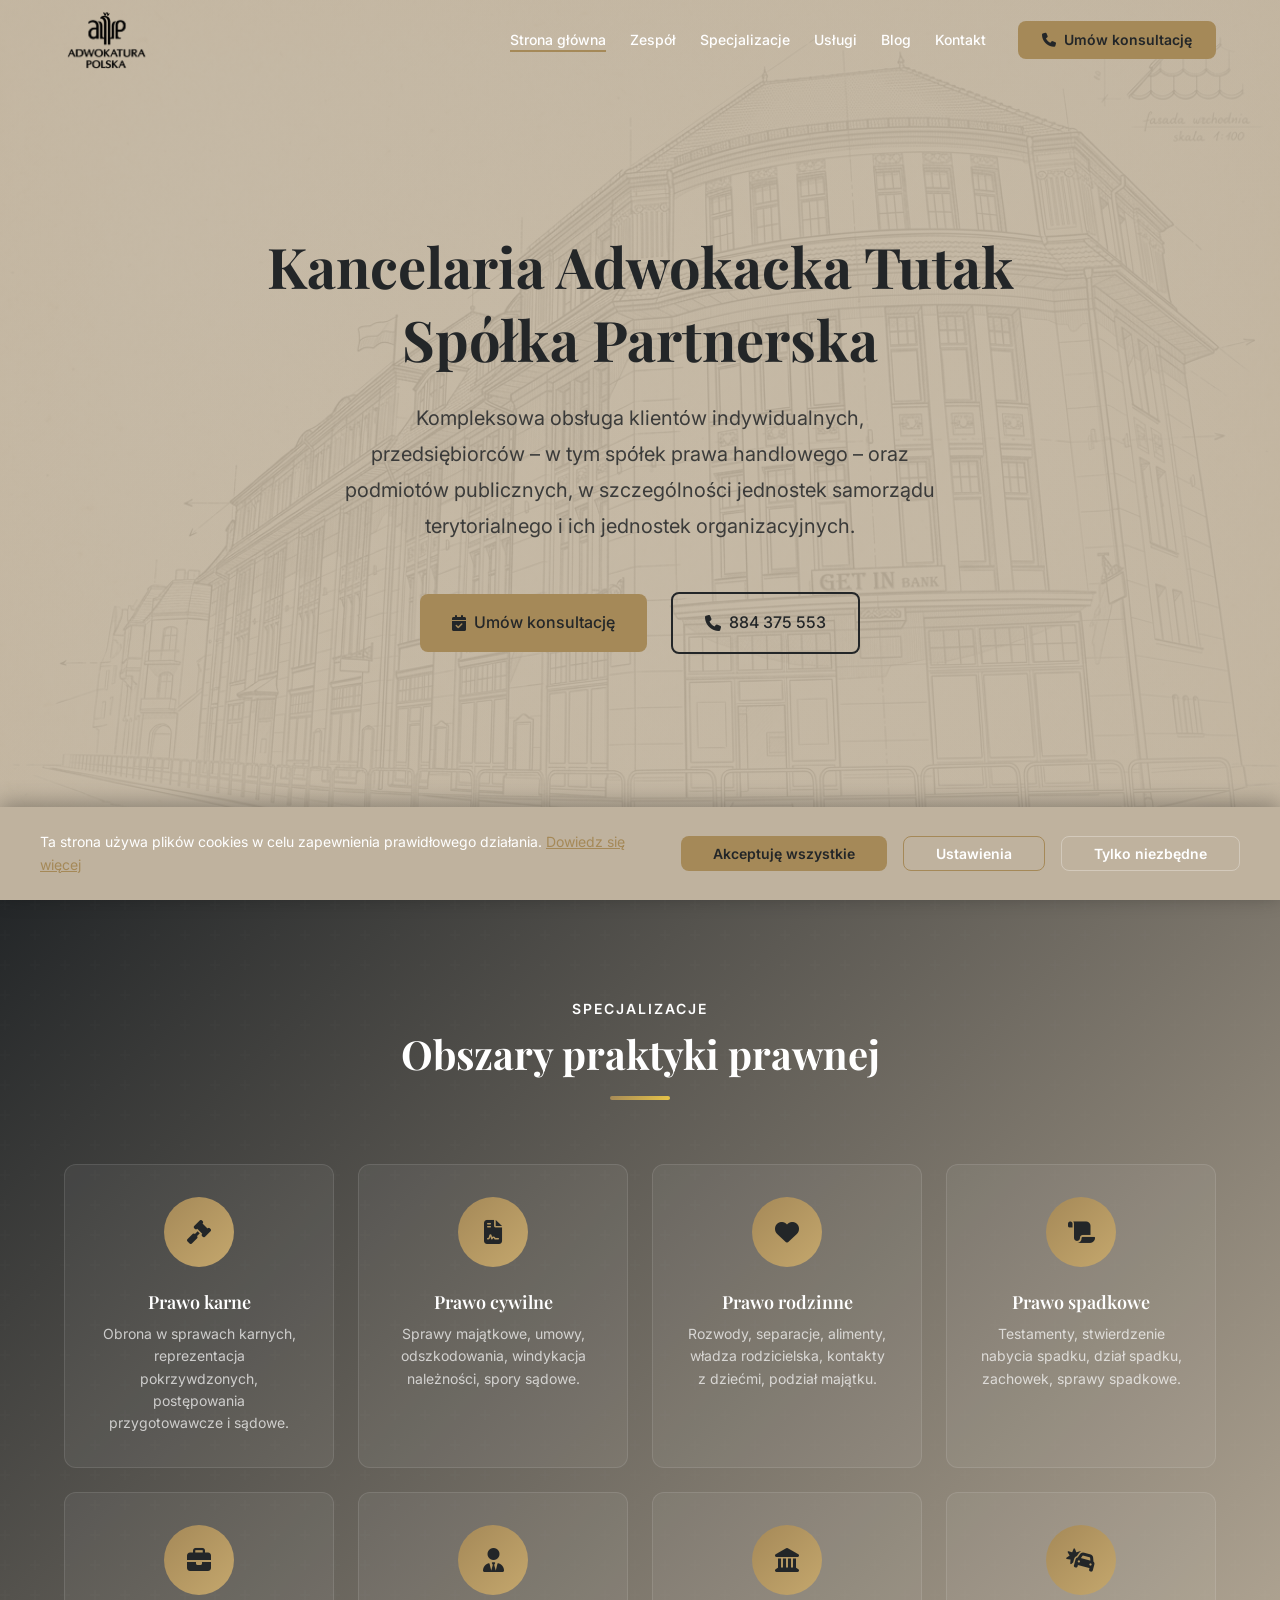
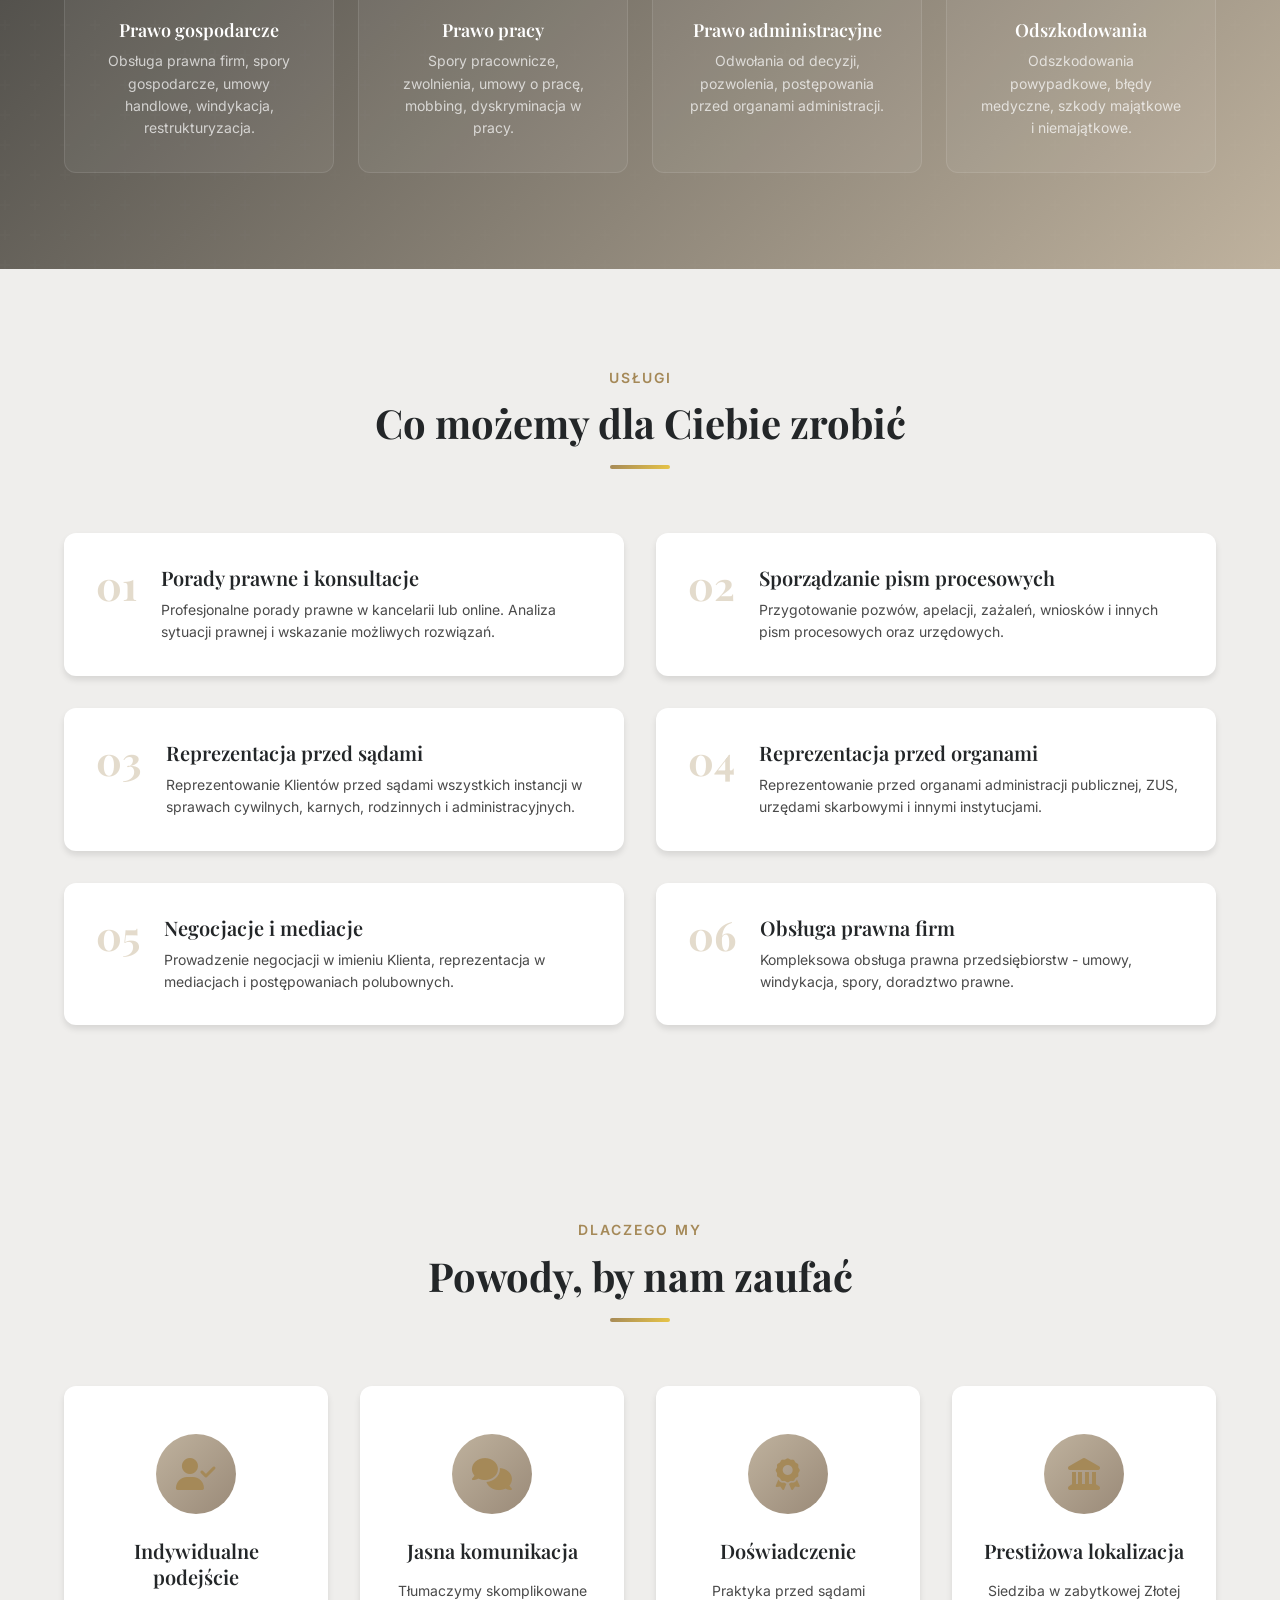
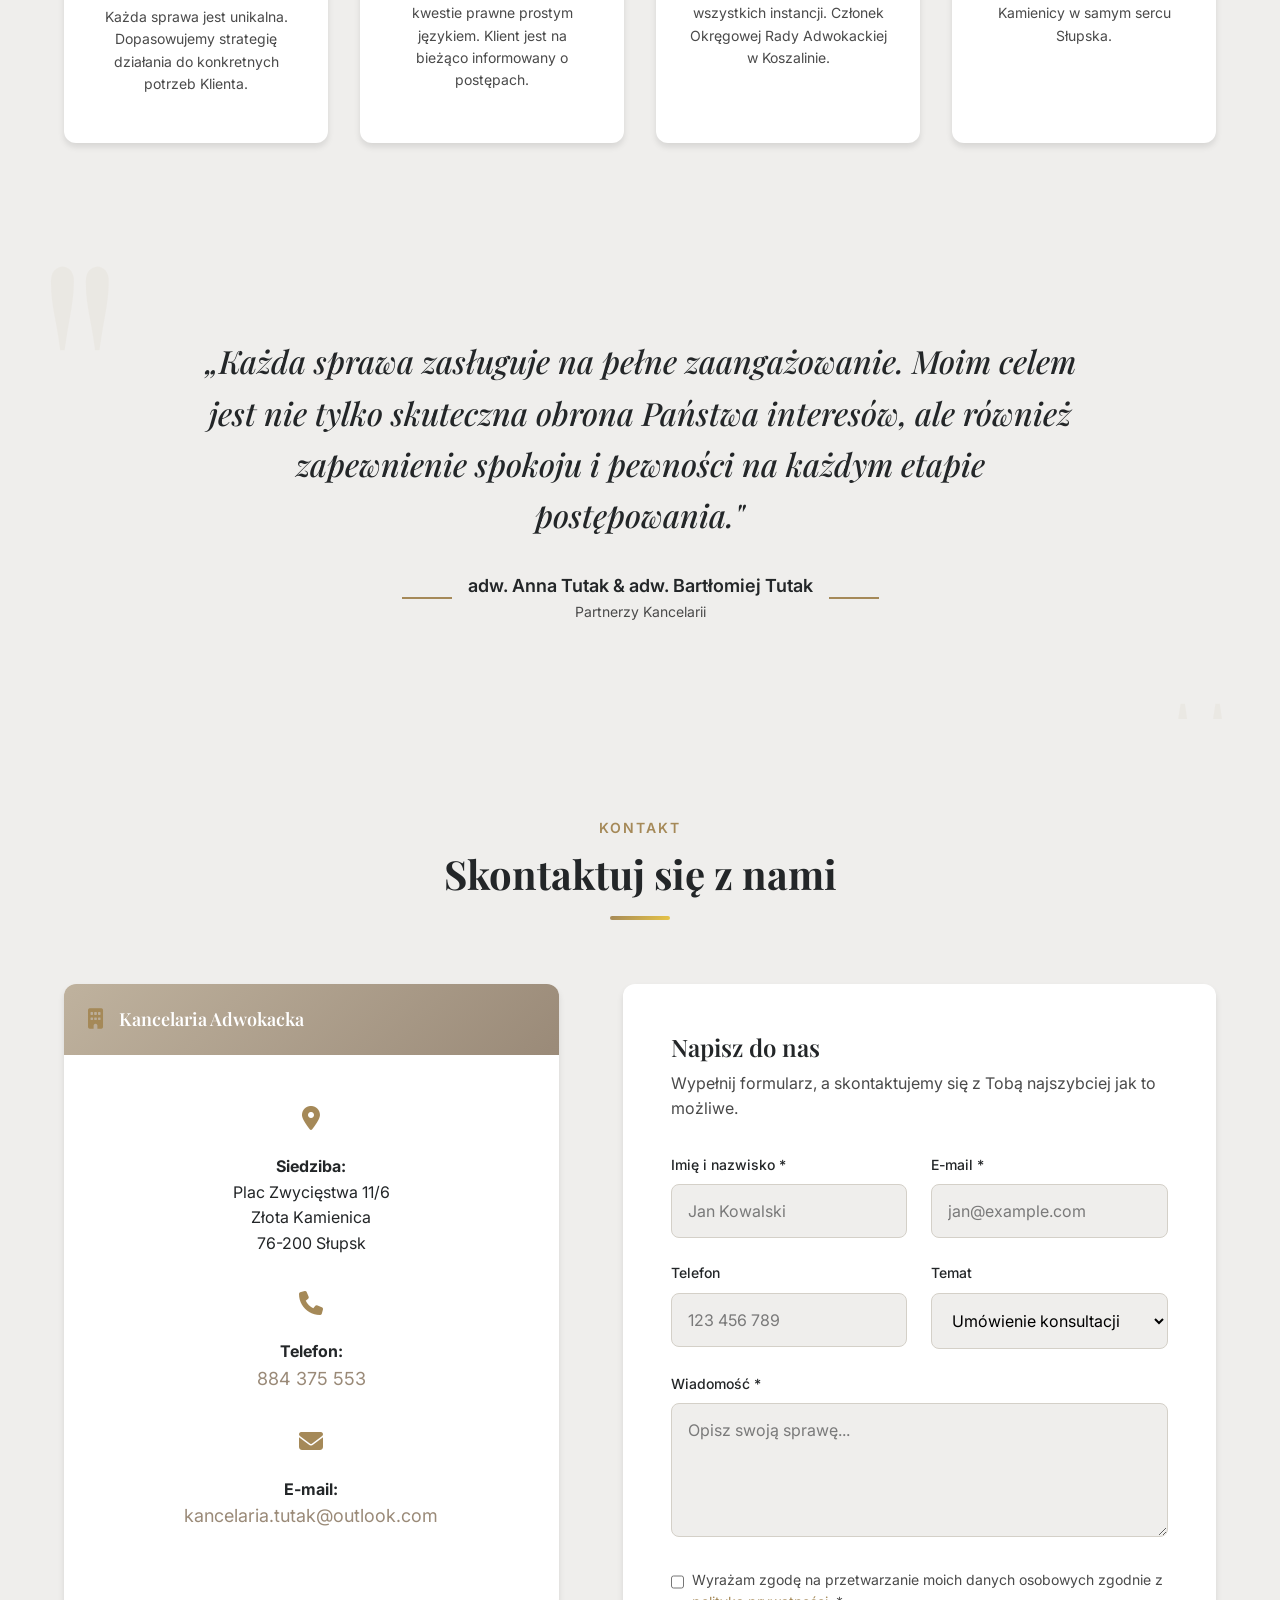
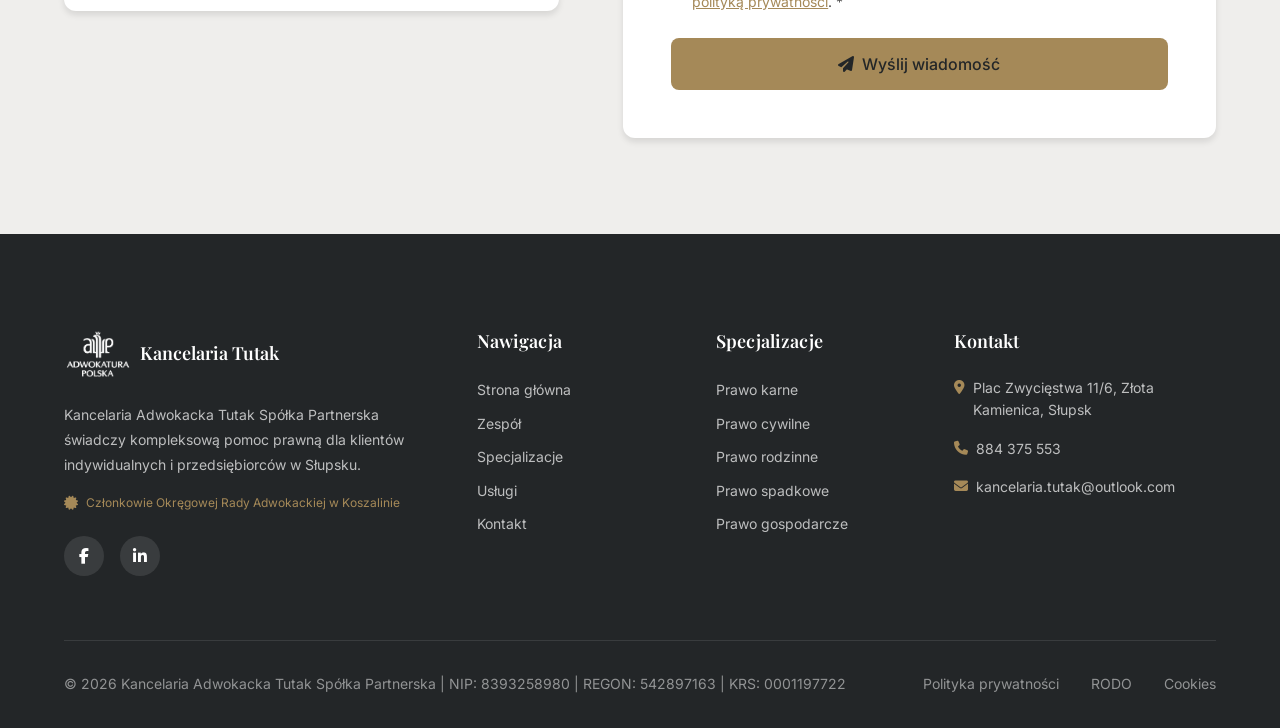
<file: index.html>
<!DOCTYPE html>
<html lang="pl">
<head>
    <meta charset="UTF-8">
    <meta name="viewport" content="width=device-width, initial-scale=1.0">
    <meta name="description" content="Kancelaria Adwokacka Tutak Spółka Partnerska w Słupsku - Złota Kamienica. Profesjonalna pomoc prawna - prawo karne, cywilne, rodzinne, spadkowe, gospodarcze. Zadzwoń: 884-375-553">
    <meta name="keywords" content="adwokat Słupsk, kancelaria adwokacka Słupsk, prawnik Słupsk, Bartłomiej Tutak, Anna Tutak, prawo karne, prawo cywilne, prawo rodzinne, kancelaria prawna Słupsk, kancelaria partnerska, rozwód Słupsk, spadek Słupsk, Złota Kamienica Słupsk">
    <meta name="author" content="Kancelaria Adwokacka Tutak Spółka Partnerska">
    <meta name="robots" content="index, follow">
    <meta name="googlebot" content="index, follow">
    <meta name="geo.region" content="PL-22">
    <meta name="geo.placename" content="Słupsk">
    <link rel="canonical" href="https://bartlomiejtutak.netlify.app/">
    
    <title>Kancelaria Adwokacka Tutak | Adwokaci Słupsk</title>
    
    <!-- Open Graph / Facebook -->
    <meta property="og:type" content="website">
    <meta property="og:url" content="https://bartlomiejtutak.netlify.app/">
    <meta property="og:title" content="Kancelaria Adwokacka Tutak | Adwokaci Słupsk">
    <meta property="og:description" content="Profesjonalna pomoc prawna w Słupsku - Złota Kamienica. Specjalizacje: prawo karne, cywilne, rodzinne, spadkowe, gospodarcze. Umów konsultację: 884-375-553">
    <meta property="og:image" content="https://bartlomiejtutak.netlify.app/img/og-image.jpg">
    <meta property="og:locale" content="pl_PL">
    <meta property="og:site_name" content="Kancelaria Adwokacka Tutak Spółka Partnerska">
    
    <!-- Twitter -->
    <meta name="twitter:card" content="summary_large_image">
    <meta name="twitter:url" content="https://bartlomiejtutak.netlify.app/">
    <meta name="twitter:title" content="Kancelaria Adwokacka Tutak | Adwokaci Słupsk">
    <meta name="twitter:description" content="Profesjonalna pomoc prawna w Słupsku - Złota Kamienica. Prawo karne, cywilne, rodzinne, spadkowe. Tel: 884-375-553">
    <meta name="twitter:image" content="https://bartlomiejtutak.netlify.app/img/og-image.jpg">
    
    <!-- Structured Data - LocalBusiness -->
    <script type="application/ld+json">
    {
        "@context": "https://schema.org",
        "@type": "LegalService",
        "@id": "https://bartlomiejtutak.netlify.app/#organization",
        "name": "Kancelaria Adwokacka Tutak Spółka Partnerska",
        "description": "Kancelaria Adwokacka świadcząca profesjonalną pomoc prawną w zakresie prawa karnego, cywilnego, rodzinnego, spadkowego i gospodarczego.",
        "url": "https://bartlomiejtutak.netlify.app",
        "telephone": "+48884375553",
        "email": "kancelaria.tutak@outlook.com",
        "priceRange": "$$",
        "image": "https://bartlomiejtutak.netlify.app/img/kancelaria.jpg",
        "address": {
            "@type": "PostalAddress",
            "streetAddress": "Plac Zwycięstwa 11/6, Złota Kamienica",
            "addressLocality": "Słupsk",
            "postalCode": "76-200",
            "addressCountry": "PL"
        },
        "taxID": "8393258980",
        "legalName": "Kancelaria Adwokacka Tutak Spółka Partnerska",
        "geo": {
            "@type": "GeoCoordinates",
            "latitude": "54.4641",
            "longitude": "17.0285"
        },
        "openingHoursSpecification": [
            {
                "@type": "OpeningHoursSpecification",
                "dayOfWeek": ["Monday", "Tuesday", "Wednesday", "Thursday", "Friday"],
                "opens": "09:00",
                "closes": "17:00"
            }
        ],
        "sameAs": [],
        "areaServed": {
            "@type": "City",
            "name": "Słupsk"
        },
        "hasOfferCatalog": {
            "@type": "OfferCatalog",
            "name": "Usługi prawne",
            "itemListElement": [
                {
                    "@type": "Offer",
                    "itemOffered": {
                        "@type": "Service",
                        "name": "Prawo karne",
                        "description": "Obrona w sprawach karnych, reprezentacja pokrzywdzonych"
                    }
                },
                {
                    "@type": "Offer",
                    "itemOffered": {
                        "@type": "Service",
                        "name": "Prawo cywilne",
                        "description": "Sprawy majątkowe, umowy, odszkodowania"
                    }
                },
                {
                    "@type": "Offer",
                    "itemOffered": {
                        "@type": "Service",
                        "name": "Prawo rodzinne",
                        "description": "Rozwody, alimenty, władza rodzicielska"
                    }
                },
                {
                    "@type": "Offer",
                    "itemOffered": {
                        "@type": "Service",
                        "name": "Prawo spadkowe",
                        "description": "Testamenty, dział spadku, zachowek"
                    }
                },
                {
                    "@type": "Offer",
                    "itemOffered": {
                        "@type": "Service",
                        "name": "Prawo gospodarcze",
                        "description": "Obsługa prawna firm, spory gospodarcze"
                    }
                }
            ]
        }
    }
    </script>
    
    <!-- Structured Data - Attorney -->
    <script type="application/ld+json">
    {
        "@context": "https://schema.org",
        "@type": "Attorney",
        "name": "adw. Bartłomiej Tutak",
        "jobTitle": "Adwokat",
        "worksFor": {
            "@id": "https://bartlomiejtutak.netlify.app/#organization"
        },
        "telephone": "+48884375553",
        "address": {
            "@type": "PostalAddress",
            "addressLocality": "Słupsk",
            "addressCountry": "PL"
        }
    }
    </script>
    
    <!-- Structured Data - BreadcrumbList -->
    <script type="application/ld+json">
    {
        "@context": "https://schema.org",
        "@type": "BreadcrumbList",
        "itemListElement": [
            {
                "@type": "ListItem",
                "position": 1,
                "name": "Strona główna",
                "item": "https://bartlomiejtutak.netlify.app/"
            }
        ]
    }
    </script>
    
    <!-- Fonts -->
    <link rel="preconnect" href="https://fonts.googleapis.com">
    <link rel="preconnect" href="https://fonts.gstatic.com" crossorigin>
    <link href="https://fonts.googleapis.com/css2?family=Playfair+Display:wght@400;500;600;700&family=Inter:wght@300;400;500;600&display=swap" rel="stylesheet">
    
    <!-- Icons -->
    <link rel="stylesheet" href="https://cdnjs.cloudflare.com/ajax/libs/font-awesome/6.5.1/css/all.min.css">
    
    <!-- Styles -->
    <link rel="stylesheet" href="css/style.css">
    <link rel="stylesheet" href="css/responsive.css">
    <link rel="stylesheet" href="css/legal.css">
</head>
<body>
    <!-- Navigation -->
    <header class="header" id="header">
        <nav class="nav container">
            <a href="#home" class="nav__logo">
                <img src="img/logo.png" alt="Adwokatura Polska" class="nav__logo-img">
            </a>
            
            <div class="nav__menu" id="nav-menu">
                <ul class="nav__list">
                    <li class="nav__item">
                        <a href="#home" class="nav__link">Strona główna</a>
                    </li>
                    <li class="nav__item">
                        <a href="zespol.html" class="nav__link">Zespół</a>
                    </li>
                    <li class="nav__item">
                        <a href="#specializations" class="nav__link">Specjalizacje</a>
                    </li>
                    <li class="nav__item">
                        <a href="#services" class="nav__link">Usługi</a>
                    </li>
                    <li class="nav__item">
                        <a href="blog/index.html" class="nav__link">Blog</a>
                    </li>
                    <li class="nav__item">
                        <a href="#contact" class="nav__link">Kontakt</a>
                    </li>
                </ul>
                
                <a href="tel:+48884375553" class="nav__cta">
                    <i class="fas fa-phone"></i>
                    Umów konsultację
                </a>
                
                <div class="nav__close" id="nav-close">
                    <i class="fas fa-times"></i>
                </div>
            </div>
            
            <div class="nav__toggle" id="nav-toggle">
                <i class="fas fa-bars"></i>
            </div>
        </nav>
    </header>

    <main>
        <!-- Hero Section -->
        <section class="hero" id="home">
            <div class="hero__overlay"></div>
            <div class="hero__content container">
                <h1 class="hero__title">Kancelaria Adwokacka Tutak<br>Spółka Partnerska</h1>
                <p class="hero__description">
                    Kompleksowa obsługa klientów indywidualnych, przedsiębiorców – w tym spółek prawa handlowego – oraz podmiotów publicznych, w szczególności jednostek samorządu terytorialnego i ich jednostek organizacyjnych.
                </p>
                <div class="hero__buttons">
                    <a href="#contact" class="btn btn--primary">
                        <i class="fas fa-calendar-check"></i>
                        Umów konsultację
                    </a>
                    <a href="tel:+48884375553" class="btn btn--secondary">
                        <i class="fas fa-phone"></i>
                        884 375 553
                    </a>
                </div>
            </div>
            <a href="#specializations" class="hero__scroll">
                <span>Dowiedz się więcej</span>
                <i class="fas fa-chevron-down"></i>
            </a>
        </section>

        <!-- Specializations Section -->
        <section class="specializations section section--dark" id="specializations">
            <div class="container">
                <div class="section__header fade-in">
                    <span class="section__subtitle">Specjalizacje</span>
                    <h2 class="section__title">Obszary praktyki prawnej</h2>
                    <div class="decorative-line"></div>
                </div>
                
                <div class="specializations__grid fade-in-stagger">
                    <div class="specialization__card">
                        <div class="specialization__icon">
                            <i class="fas fa-gavel"></i>
                        </div>
                        <h3 class="specialization__title">Prawo karne</h3>
                        <p class="specialization__desc">
                            Obrona w sprawach karnych, reprezentacja pokrzywdzonych, 
                            postępowania przygotowawcze i sądowe.
                        </p>
                    </div>
                    
                    <div class="specialization__card">
                        <div class="specialization__icon">
                            <i class="fas fa-file-contract"></i>
                        </div>
                        <h3 class="specialization__title">Prawo cywilne</h3>
                        <p class="specialization__desc">
                            Sprawy majątkowe, umowy, odszkodowania, windykacja należności, 
                            spory sądowe.
                        </p>
                    </div>
                    
                    <div class="specialization__card">
                        <div class="specialization__icon">
                            <i class="fas fa-heart"></i>
                        </div>
                        <h3 class="specialization__title">Prawo rodzinne</h3>
                        <p class="specialization__desc">
                            Rozwody, separacje, alimenty, władza rodzicielska, 
                            kontakty z dziećmi, podział majątku.
                        </p>
                    </div>
                    
                    <div class="specialization__card">
                        <div class="specialization__icon">
                            <i class="fas fa-scroll"></i>
                        </div>
                        <h3 class="specialization__title">Prawo spadkowe</h3>
                        <p class="specialization__desc">
                            Testamenty, stwierdzenie nabycia spadku, dział spadku, 
                            zachowek, sprawy spadkowe.
                        </p>
                    </div>
                    
                    <div class="specialization__card">
                        <div class="specialization__icon">
                            <i class="fas fa-briefcase"></i>
                        </div>
                        <h3 class="specialization__title">Prawo gospodarcze</h3>
                        <p class="specialization__desc">
                            Obsługa prawna firm, spory gospodarcze, umowy handlowe, 
                            windykacja, restrukturyzacja.
                        </p>
                    </div>
                    
                    <div class="specialization__card">
                        <div class="specialization__icon">
                            <i class="fas fa-user-tie"></i>
                        </div>
                        <h3 class="specialization__title">Prawo pracy</h3>
                        <p class="specialization__desc">
                            Spory pracownicze, zwolnienia, umowy o pracę, 
                            mobbing, dyskryminacja w pracy.
                        </p>
                    </div>
                    
                    <div class="specialization__card">
                        <div class="specialization__icon">
                            <i class="fas fa-landmark"></i>
                        </div>
                        <h3 class="specialization__title">Prawo administracyjne</h3>
                        <p class="specialization__desc">
                            Odwołania od decyzji, pozwolenia, postępowania 
                            przed organami administracji.
                        </p>
                    </div>
                    
                    <div class="specialization__card">
                        <div class="specialization__icon">
                            <i class="fas fa-car-crash"></i>
                        </div>
                        <h3 class="specialization__title">Odszkodowania</h3>
                        <p class="specialization__desc">
                            Odszkodowania powypadkowe, błędy medyczne, 
                            szkody majątkowe i niemajątkowe.
                        </p>
                    </div>
                </div>
            </div>
        </section>

        <!-- Services Section -->
        <section class="services section" id="services">
            <div class="container">
                <div class="section__header fade-in">
                    <span class="section__subtitle">Usługi</span>
                    <h2 class="section__title">Co możemy dla Ciebie zrobić</h2>
                    <div class="decorative-line"></div>
                </div>
                
                <div class="services__grid fade-in-stagger">
                    <div class="service__item">
                        <div class="service__number">01</div>
                        <div class="service__content">
                            <h3 class="service__title">Porady prawne i konsultacje</h3>
                            <p class="service__desc">
                                Profesjonalne porady prawne w kancelarii lub online. 
                                Analiza sytuacji prawnej i wskazanie możliwych rozwiązań.
                            </p>
                        </div>
                    </div>
                    
                    <div class="service__item">
                        <div class="service__number">02</div>
                        <div class="service__content">
                            <h3 class="service__title">Sporządzanie pism procesowych</h3>
                            <p class="service__desc">
                                Przygotowanie pozwów, apelacji, zażaleń, wniosków 
                                i innych pism procesowych oraz urzędowych.
                            </p>
                        </div>
                    </div>
                    
                    <div class="service__item">
                        <div class="service__number">03</div>
                        <div class="service__content">
                            <h3 class="service__title">Reprezentacja przed sądami</h3>
                            <p class="service__desc">
                                Reprezentowanie Klientów przed sądami wszystkich instancji 
                                w sprawach cywilnych, karnych, rodzinnych i administracyjnych.
                            </p>
                        </div>
                    </div>
                    
                    <div class="service__item">
                        <div class="service__number">04</div>
                        <div class="service__content">
                            <h3 class="service__title">Reprezentacja przed organami</h3>
                            <p class="service__desc">
                                Reprezentowanie przed organami administracji publicznej, 
                                ZUS, urzędami skarbowymi i innymi instytucjami.
                            </p>
                        </div>
                    </div>
                    
                    <div class="service__item">
                        <div class="service__number">05</div>
                        <div class="service__content">
                            <h3 class="service__title">Negocjacje i mediacje</h3>
                            <p class="service__desc">
                                Prowadzenie negocjacji w imieniu Klienta, 
                                reprezentacja w mediacjach i postępowaniach polubownych.
                            </p>
                        </div>
                    </div>
                    
                    <div class="service__item">
                        <div class="service__number">06</div>
                        <div class="service__content">
                            <h3 class="service__title">Obsługa prawna firm</h3>
                            <p class="service__desc">
                                Kompleksowa obsługa prawna przedsiębiorstw - umowy, 
                                windykacja, spory, doradztwo prawne.
                            </p>
                        </div>
                    </div>
                </div>
            </div>
        </section>

        <!-- Why Us Section -->
        <section class="why-us section section--accent">
            <div class="container">
                <div class="section__header fade-in">
                    <span class="section__subtitle">Dlaczego my</span>
                    <h2 class="section__title">Powody, by nam zaufać</h2>
                    <div class="decorative-line"></div>
                </div>
                
                <div class="why-us__grid fade-in-stagger">
                    <div class="why-us__card">
                        <div class="why-us__icon">
                            <i class="fas fa-user-check"></i>
                        </div>
                        <h3 class="why-us__title">Indywidualne podejście</h3>
                        <p class="why-us__desc">
                            Każda sprawa jest unikalna. Dopasowujemy strategię 
                            działania do konkretnych potrzeb Klienta.
                        </p>
                    </div>
                    
                    <div class="why-us__card">
                        <div class="why-us__icon">
                            <i class="fas fa-comments"></i>
                        </div>
                        <h3 class="why-us__title">Jasna komunikacja</h3>
                        <p class="why-us__desc">
                            Tłumaczymy skomplikowane kwestie prawne prostym językiem. 
                            Klient jest na bieżąco informowany o postępach.
                        </p>
                    </div>
                    
                    <div class="why-us__card">
                        <div class="why-us__icon">
                            <i class="fas fa-award"></i>
                        </div>
                        <h3 class="why-us__title">Doświadczenie</h3>
                        <p class="why-us__desc">
                            Praktyka przed sądami wszystkich instancji. 
                            Członek Okręgowej Rady Adwokackiej w Koszalinie.
                        </p>
                    </div>
                    
                    <div class="why-us__card">
                        <div class="why-us__icon">
                            <i class="fas fa-landmark"></i>
                        </div>
                        <h3 class="why-us__title">Prestiżowa lokalizacja</h3>
                        <p class="why-us__desc">
                            Siedziba w zabytkowej Złotej Kamienicy 
                            w samym sercu Słupska.
                        </p>
                    </div>
                </div>
            </div>
        </section>

        <!-- Quote Section -->
        <section class="quote">
            <div class="container">
                <div class="quote__content fade-in">
                    <p class="quote__text">
                        „Każda sprawa zasługuje na pełne zaangażowanie. Moim celem jest nie tylko 
                        skuteczna obrona Państwa interesów, ale również zapewnienie spokoju 
                        i pewności na każdym etapie postępowania."
                    </p>
                    <div class="quote__author">
                        <span class="quote__author-line"></span>
                        <div>
                            <div class="quote__author-name">adw. Anna Tutak & adw. Bartłomiej Tutak</div>
                            <div class="quote__author-title">Partnerzy Kancelarii</div>
                        </div>
                        <span class="quote__author-line"></span>
                    </div>
                </div>
            </div>
        </section>

        <!-- Contact Section -->
        <section class="contact section" id="contact">
            <div class="container">
                <div class="section__header fade-in">
                    <span class="section__subtitle">Kontakt</span>
                    <h2 class="section__title">Skontaktuj się z nami</h2>
                    <div class="decorative-line"></div>
                </div>
                
                <div class="contact__content contact__content--centered">
                    <div class="contact__info contact__info--single">
                        <div class="contact__card contact__card--large">
                            <div class="contact__card-header">
                                <i class="fas fa-building"></i>
                                <h3>Kancelaria Adwokacka</h3>
                            </div>
                            <div class="contact__card-body">
                                <div class="contact__item">
                                    <i class="fas fa-map-marker-alt"></i>
                                    <div>
                                        <strong>Siedziba:</strong><br>
                                        Plac Zwycięstwa 11/6<br>
                                        Złota Kamienica<br>
                                        76-200 Słupsk
                                    </div>
                                </div>
                                <div class="contact__item">
                                    <i class="fas fa-phone"></i>
                                    <div>
                                        <strong>Telefon:</strong><br>
                                        <a href="tel:+48884375553">884 375 553</a>
                                    </div>
                                </div>
                                <div class="contact__item">
                                    <i class="fas fa-envelope"></i>
                                    <div>
                                        <strong>E-mail:</strong><br>
                                        <a href="mailto:kancelaria.tutak@outlook.com">kancelaria.tutak@outlook.com</a>
                                    </div>
                                </div>
                            </div>
                        </div>
                    </div>
                    
                    <!-- Formularz kontaktowy -->
                    <div class="contact__form-wrapper fade-in">
                        <h3 class="contact__form-title">Napisz do nas</h3>
                        <p class="contact__form-desc">Wypełnij formularz, a skontaktujemy się z Tobą najszybciej jak to możliwe.</p>
                        
                        <form name="kontakt" method="POST" data-netlify="true" netlify-honeypot="bot-field" action="/dziekujemy.html" class="contact__form">
                            <!-- Honeypot (antyspam) - ukryte pole -->
                            <p style="display:none;">
                                <label>Nie wypełniaj: <input name="bot-field"></label>
                            </p>
                            
                            <div class="form__row">
                                <div class="form__group">
                                    <label for="name" class="form__label">Imię i nazwisko *</label>
                                    <input type="text" id="name" name="name" class="form__input" placeholder="Jan Kowalski" required>
                                </div>
                                
                                <div class="form__group">
                                    <label for="email" class="form__label">E-mail *</label>
                                    <input type="email" id="email" name="email" class="form__input" placeholder="jan@example.com" required>
                                </div>
                            </div>
                            
                            <div class="form__row">
                                <div class="form__group">
                                    <label for="phone" class="form__label">Telefon</label>
                                    <input type="tel" id="phone" name="phone" class="form__input" placeholder="123 456 789">
                                </div>
                                
                                <div class="form__group">
                                    <label for="subject" class="form__label">Temat</label>
                                    <select id="subject" name="subject" class="form__input">
                                        <option value="konsultacja">Umówienie konsultacji</option>
                                        <option value="karne">Prawo karne</option>
                                        <option value="cywilne">Prawo cywilne</option>
                                        <option value="rodzinne">Prawo rodzinne</option>
                                        <option value="spadkowe">Prawo spadkowe</option>
                                        <option value="gospodarcze">Prawo gospodarcze</option>
                                        <option value="inne">Inne</option>
                                    </select>
                                </div>
                            </div>
                            
                            <div class="form__group">
                                <label for="message" class="form__label">Wiadomość *</label>
                                <textarea id="message" name="message" class="form__input form__textarea" placeholder="Opisz swoją sprawę..." rows="5" required minlength="10"></textarea>
                            </div>
                            
                            <div class="form__checkbox">
                                <input type="checkbox" id="privacy" name="privacy" required>
                                <label for="privacy">
                                    Wyrażam zgodę na przetwarzanie moich danych osobowych zgodnie z 
                                    <a href="polityka-prywatnosci.html" target="_blank">polityką prywatności</a>. *
                                </label>
                            </div>
                            
                            <button type="submit" class="btn btn--primary btn--full">
                                <i class="fas fa-paper-plane"></i> Wyślij wiadomość
                            </button>
                        </form>
                    </div>
                </div>
            </div>
        </section>
    </main>

    <!-- Footer -->
    <footer class="footer">
        <div class="container">
            <div class="footer__content">
                <div class="footer__brand">
                    <a href="#home" class="footer__logo">
                        <img src="img/logo.png" alt="Adwokatura Polska" class="footer__logo-img">
                        <span>Kancelaria Tutak</span>
                    </a>
                    <p class="footer__desc">
                        Kancelaria Adwokacka Tutak Spółka Partnerska świadczy kompleksową pomoc prawną 
                        dla klientów indywidualnych i przedsiębiorców w Słupsku.
                    </p>
                    <p class="footer__member">
                        <i class="fas fa-certificate"></i> Członkowie Okręgowej Rady Adwokackiej w Koszalinie
                    </p>
                    <div class="footer__social">
                        <a href="#" class="footer__social-link" aria-label="Facebook">
                            <i class="fab fa-facebook-f"></i>
                        </a>
                        <a href="#" class="footer__social-link" aria-label="LinkedIn">
                            <i class="fab fa-linkedin-in"></i>
                        </a>
                    </div>
                </div>
                
                <div class="footer__links">
                    <h4 class="footer__title">Nawigacja</h4>
                    <ul class="footer__list">
                        <li><a href="#home">Strona główna</a></li>
                        <li><a href="zespol.html">Zespół</a></li>
                        <li><a href="#specializations">Specjalizacje</a></li>
                        <li><a href="#services">Usługi</a></li>
                        <li><a href="#contact">Kontakt</a></li>
                    </ul>
                </div>
                
                <div class="footer__links">
                    <h4 class="footer__title">Specjalizacje</h4>
                    <ul class="footer__list">
                        <li><a href="#specializations">Prawo karne</a></li>
                        <li><a href="#specializations">Prawo cywilne</a></li>
                        <li><a href="#specializations">Prawo rodzinne</a></li>
                        <li><a href="#specializations">Prawo spadkowe</a></li>
                        <li><a href="#specializations">Prawo gospodarcze</a></li>
                    </ul>
                </div>
                
                <div class="footer__contact">
                    <h4 class="footer__title">Kontakt</h4>
                    <div class="footer__contact-item">
                        <i class="fas fa-map-marker-alt"></i>
                        <span>Plac Zwycięstwa 11/6, Złota Kamienica, Słupsk</span>
                    </div>
                    <div class="footer__contact-item">
                        <i class="fas fa-phone"></i>
                        <a href="tel:+48884375553">884 375 553</a>
                    </div>
                    <div class="footer__contact-item">
                        <i class="fas fa-envelope"></i>
                        <a href="mailto:kancelaria.tutak@outlook.com">kancelaria.tutak@outlook.com</a>
                    </div>
                </div>
            </div>
            
            <div class="footer__bottom">
                <p>&copy; 2026 Kancelaria Adwokacka Tutak Spółka Partnerska | NIP: 8393258980 | REGON: 542897163 | KRS: 0001197722</p>
                <div class="footer__bottom-links">
                    <a href="polityka-prywatnosci.html">Polityka prywatności</a>
                    <a href="rodo.html">RODO</a>
                    <a href="cookies.html">Cookies</a>
                </div>
            </div>
        </div>
    </footer>

    <!-- Floating CTA Buttons -->
    <div class="floating-cta">
        <a href="#home" class="floating-btn floating-btn--top" id="scroll-top" title="Powrót na górę">
            <i class="fas fa-chevron-up"></i>
        </a>
        <a href="tel:+48884375553" class="floating-btn floating-btn--phone" title="Zadzwoń teraz">
            <i class="fas fa-phone"></i>
        </a>
    </div>

    <!-- Cookie Banner -->
    <div class="cookie-banner" id="cookie-banner">
        <div class="cookie-banner__content">
            <div class="cookie-banner__text">
                <p>Ta strona używa plików cookies w celu zapewnienia prawidłowego działania. <a href="cookies.html">Dowiedz się więcej</a></p>
            </div>
            <div class="cookie-banner__buttons">
                <button class="cookie-banner__btn cookie-banner__btn--accept" onclick="acceptAllCookies()">Akceptuję wszystkie</button>
                <button class="cookie-banner__btn cookie-banner__btn--settings" onclick="openCookieSettings()">Ustawienia</button>
                <button class="cookie-banner__btn cookie-banner__btn--reject" onclick="acceptNecessaryCookies()">Tylko niezbędne</button>
            </div>
        </div>
    </div>

    <!-- Cookie Settings Modal -->
    <div class="cookie-modal" id="cookie-modal">
        <div class="cookie-modal__overlay" onclick="closeCookieSettings()"></div>
        <div class="cookie-modal__content">
            <div class="cookie-modal__header">
                <h3>Ustawienia plików cookies</h3>
                <button class="cookie-modal__close" onclick="closeCookieSettings()">
                    <i class="fas fa-times"></i>
                </button>
            </div>
            <div class="cookie-modal__body">
                <p class="cookie-modal__desc">
                    Wybierz, które kategorie plików cookies chcesz zaakceptować. 
                    Pliki niezbędne są wymagane do prawidłowego działania strony i nie można ich wyłączyć.
                </p>
                
                <div class="cookie-category">
                    <div class="cookie-category__header">
                        <div class="cookie-category__info">
                            <h4>Niezbędne</h4>
                            <p>Wymagane do działania strony (zapamiętanie zgody cookies)</p>
                        </div>
                        <div class="cookie-category__toggle">
                            <input type="checkbox" id="cookie-necessary" checked disabled>
                            <label for="cookie-necessary">Zawsze aktywne</label>
                        </div>
                    </div>
                </div>
                
                <div class="cookie-category">
                    <div class="cookie-category__header">
                        <div class="cookie-category__info">
                            <h4>Analityczne</h4>
                            <p>Pomagają zrozumieć, jak użytkownicy korzystają ze strony (Google Analytics)</p>
                        </div>
                        <div class="cookie-category__toggle">
                            <input type="checkbox" id="cookie-analytics">
                            <label for="cookie-analytics" class="toggle-switch"></label>
                        </div>
                    </div>
                </div>
                
                <div class="cookie-category">
                    <div class="cookie-category__header">
                        <div class="cookie-category__info">
                            <h4>Marketingowe</h4>
                            <p>Używane do wyświetlania spersonalizowanych reklam</p>
                        </div>
                        <div class="cookie-category__toggle">
                            <input type="checkbox" id="cookie-marketing">
                            <label for="cookie-marketing" class="toggle-switch"></label>
                        </div>
                    </div>
                </div>
            </div>
            <div class="cookie-modal__footer">
                <button class="btn btn--secondary" onclick="acceptNecessaryCookies()">Tylko niezbędne</button>
                <button class="btn btn--primary" onclick="saveSelectedCookies()">Zapisz wybrane</button>
                <button class="btn btn--primary" onclick="acceptAllCookies()">Akceptuj wszystkie</button>
            </div>
        </div>
    </div>

    <!-- Scripts -->
    <script src="js/main.js"></script>
    <script>
        // Cookie consent management
        const cookiePreferences = {
            necessary: true,
            analytics: false,
            marketing: false
        };

        function showCookieBanner() {
            document.getElementById('cookie-banner').classList.add('show');
        }

        function hideCookieBanner() {
            document.getElementById('cookie-banner').classList.remove('show');
        }

        function openCookieSettings() {
            document.getElementById('cookie-modal').classList.add('show');
            document.body.style.overflow = 'hidden';
            
            // Load current preferences
            const saved = localStorage.getItem('cookiePreferences');
            if (saved) {
                const prefs = JSON.parse(saved);
                document.getElementById('cookie-analytics').checked = prefs.analytics || false;
                document.getElementById('cookie-marketing').checked = prefs.marketing || false;
            }
        }

        function closeCookieSettings() {
            document.getElementById('cookie-modal').classList.remove('show');
            document.body.style.overflow = '';
        }

        function acceptAllCookies() {
            const prefs = {
                necessary: true,
                analytics: true,
                marketing: true,
                timestamp: Date.now()
            };
            localStorage.setItem('cookiePreferences', JSON.stringify(prefs));
            localStorage.setItem('cookieConsent', 'all');
            hideCookieBanner();
            closeCookieSettings();
            applyCookiePreferences(prefs);
        }

        function acceptNecessaryCookies() {
            const prefs = {
                necessary: true,
                analytics: false,
                marketing: false,
                timestamp: Date.now()
            };
            localStorage.setItem('cookiePreferences', JSON.stringify(prefs));
            localStorage.setItem('cookieConsent', 'necessary');
            hideCookieBanner();
            closeCookieSettings();
            applyCookiePreferences(prefs);
        }

        function saveSelectedCookies() {
            const prefs = {
                necessary: true,
                analytics: document.getElementById('cookie-analytics').checked,
                marketing: document.getElementById('cookie-marketing').checked,
                timestamp: Date.now()
            };
            localStorage.setItem('cookiePreferences', JSON.stringify(prefs));
            localStorage.setItem('cookieConsent', 'custom');
            hideCookieBanner();
            closeCookieSettings();
            applyCookiePreferences(prefs);
        }

        function applyCookiePreferences(prefs) {
            // Load Google Analytics only if analytics cookies are accepted
            if (prefs.analytics) {
                console.log('Analytics cookies accepted - Google Analytics would be loaded here');
                // Uncomment when you have GA tracking ID:
                // loadGoogleAnalytics('UA-XXXXXXXX-X');
            }
            
            // Handle marketing cookies
            if (prefs.marketing) {
                console.log('Marketing cookies accepted');
            }
        }

        // Show banner if no consent
        document.addEventListener('DOMContentLoaded', function() {
            const consent = localStorage.getItem('cookieConsent');
            if (!consent) {
                setTimeout(showCookieBanner, 1000);
            } else {
                // Apply saved preferences
                const prefs = JSON.parse(localStorage.getItem('cookiePreferences') || '{}');
                applyCookiePreferences(prefs);
            }
        });

        // Allow reopening settings
        function resetCookieConsent() {
            localStorage.removeItem('cookieConsent');
            localStorage.removeItem('cookiePreferences');
            location.reload();
        }
    </script>
    
    <!-- Netlify Identity Widget (for CMS login redirect) -->
    <script src="https://identity.netlify.com/v1/netlify-identity-widget.js"></script>
    <script>
        if (window.netlifyIdentity) {
            window.netlifyIdentity.on("init", user => {
                if (!user) {
                    window.netlifyIdentity.on("login", () => {
                        document.location.href = "/blog/admin/";
                    });
                }
            });
        }
    </script>
</body>
</html>
</file>
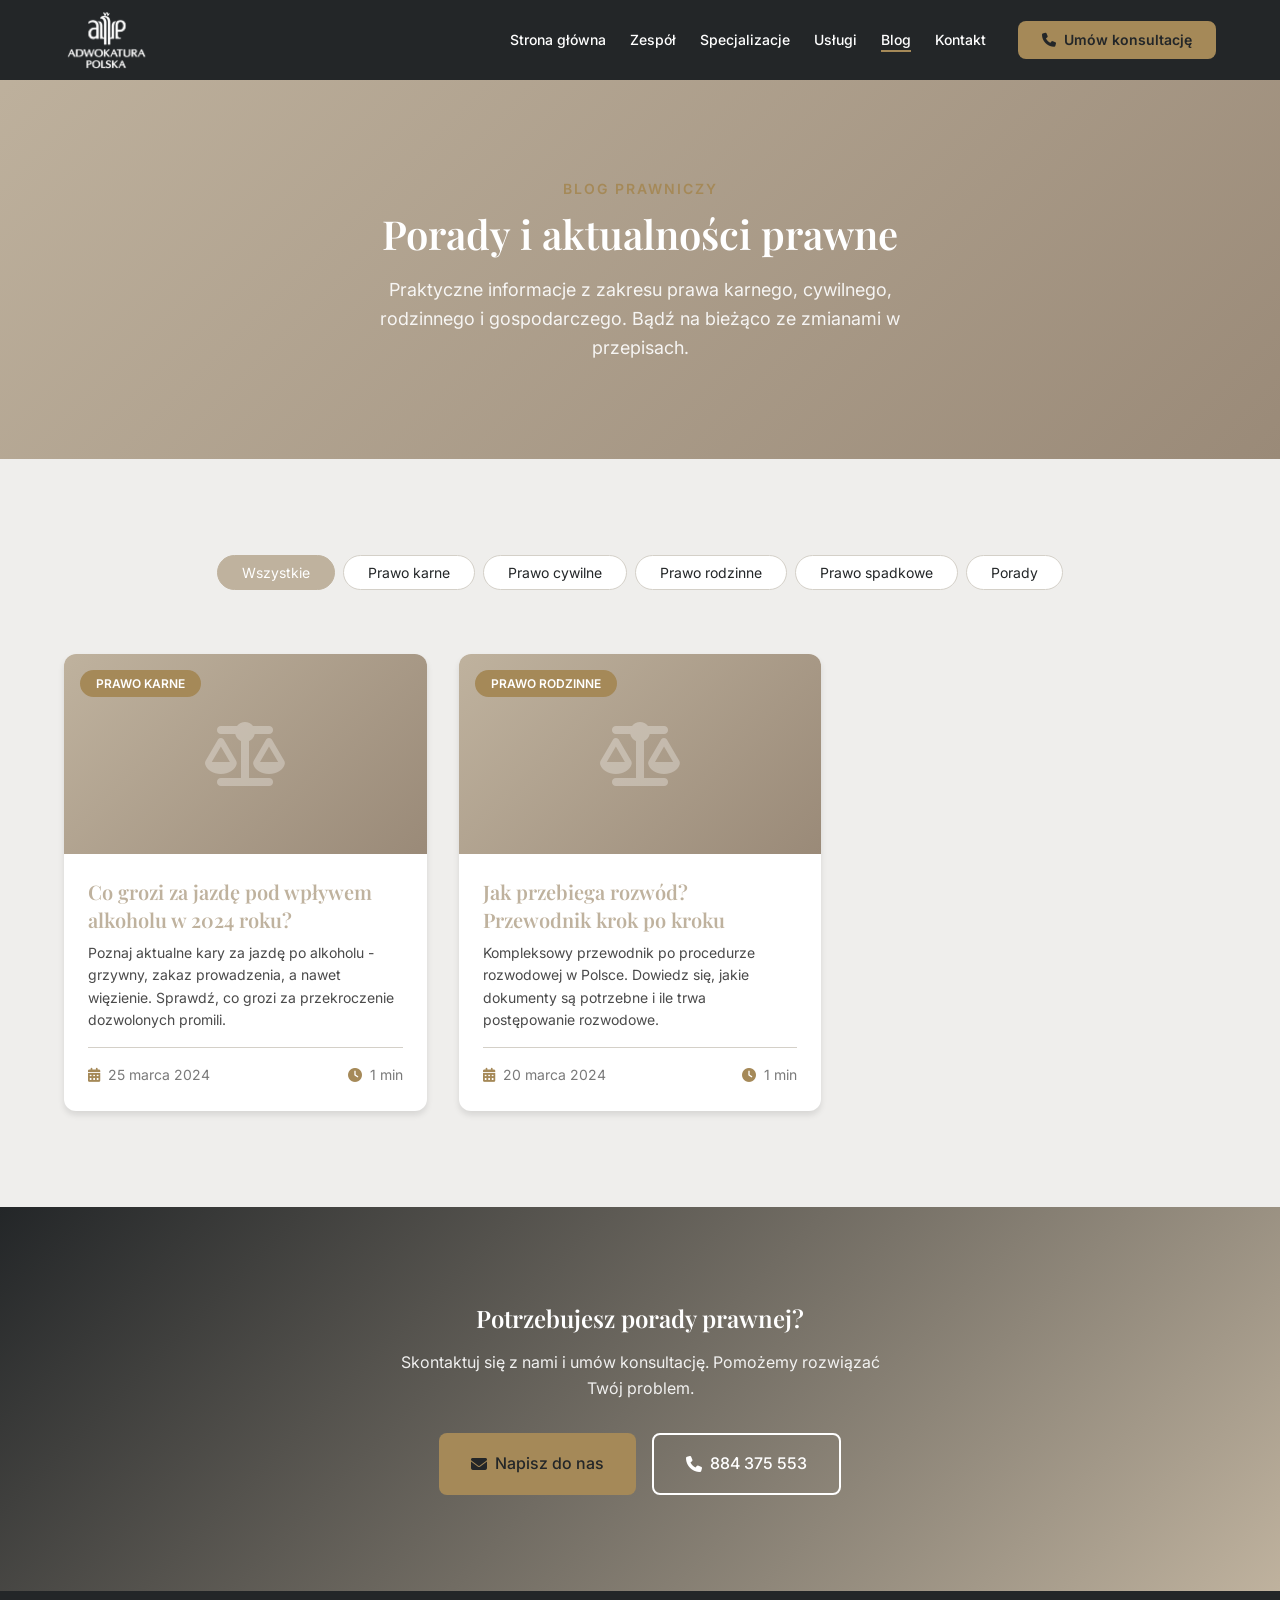
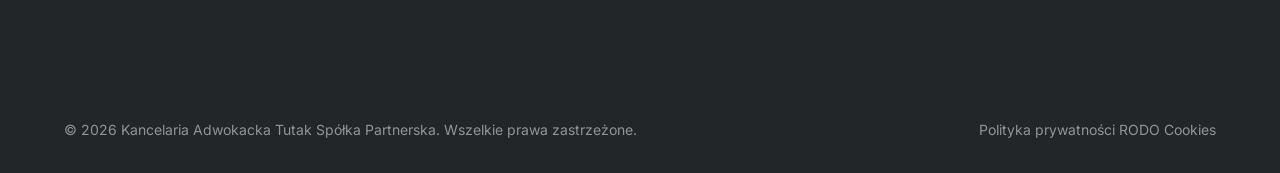
<file: blog/index.html>
<!DOCTYPE html>
<html lang="pl">
<head>
    <meta charset="UTF-8">
    <meta name="viewport" content="width=device-width, initial-scale=1.0">
    <meta name="description" content="Blog prawniczy Kancelarii Adwokackiej Tutak - porady prawne, aktualności, informacje o zmianach w prawie.">
    <meta name="keywords" content="blog prawniczy, porady prawne, prawo karne, prawo cywilne, prawo rodzinne, adwokat Słupsk">
    <meta name="author" content="Kancelaria Adwokacka Tutak Spółka Partnerska">
    <meta name="robots" content="index, follow">
    <link rel="canonical" href="https://bartlomiejtutak.netlify.app/blog/">
    
    <title>Blog prawniczy | Kancelaria Adwokacka Tutak</title>
    
    <!-- Open Graph -->
    <meta property="og:type" content="blog">
    <meta property="og:url" content="https://bartlomiejtutak.netlify.app/blog/">
    <meta property="og:title" content="Blog prawniczy | Kancelaria Adwokacka Tutak">
    <meta property="og:description" content="Porady prawne, aktualności i informacje o zmianach w prawie od Kancelarii Adwokackiej w Słupsku.">
    <meta property="og:locale" content="pl_PL">
    
    <!-- Fonts -->
    <link rel="preconnect" href="https://fonts.googleapis.com">
    <link rel="preconnect" href="https://fonts.gstatic.com" crossorigin>
    <link href="https://fonts.googleapis.com/css2?family=Playfair+Display:wght@400;500;600;700&family=Inter:wght@300;400;500;600;700&display=swap" rel="stylesheet">
    
    <!-- Font Awesome Icons -->
    <link rel="stylesheet" href="https://cdnjs.cloudflare.com/ajax/libs/font-awesome/6.5.1/css/all.min.css">
    
    <!-- Styles -->
    <link rel="stylesheet" href="../css/style.css">
    <link rel="stylesheet" href="../css/responsive.css">
    <link rel="stylesheet" href="../css/legal.css">
    <link rel="stylesheet" href="css/blog.css">
</head>
<body>
    <!-- Header -->
    <header class="header header--solid" id="header">
        <nav class="nav container">
            <a href="../index.html" class="nav__logo">
                <img src="../img/logo.png" alt="Adwokatura Polska" class="nav__logo-img">
            </a>
            
            <div class="nav__menu" id="nav-menu">
                <ul class="nav__list">
                    <li class="nav__item">
                        <a href="../index.html" class="nav__link">Strona główna</a>
                    </li>
                    <li class="nav__item">
                        <a href="../zespol.html" class="nav__link">Zespół</a>
                    </li>
                    <li class="nav__item">
                        <a href="../index.html#specializations" class="nav__link">Specjalizacje</a>
                    </li>
                    <li class="nav__item">
                        <a href="../index.html#services" class="nav__link">Usługi</a>
                    </li>
                    <li class="nav__item">
                        <a href="index.html" class="nav__link active">Blog</a>
                    </li>
                    <li class="nav__item">
                        <a href="../index.html#contact" class="nav__link">Kontakt</a>
                    </li>
                </ul>
                
                <a href="tel:+48884375553" class="nav__cta">
                    <i class="fas fa-phone"></i>
                    Umów konsultację
                </a>
                
                <div class="nav__close" id="nav-close">
                    <i class="fas fa-times"></i>
                </div>
            </div>
            
            <div class="nav__toggle" id="nav-toggle">
                <i class="fas fa-bars"></i>
            </div>
        </nav>
    </header>

    <main class="main">
        <!-- Blog Hero -->
        <section class="blog-hero">
            <div class="container">
                <div class="blog-hero__content">
                    <span class="section__subtitle">Blog prawniczy</span>
                    <h1 class="blog-hero__title">Porady i aktualności prawne</h1>
                    <p class="blog-hero__desc">
                        Praktyczne informacje z zakresu prawa karnego, cywilnego, rodzinnego i gospodarczego.
                        Bądź na bieżąco ze zmianami w przepisach.
                    </p>
                </div>
            </div>
        </section>

        <!-- Blog Posts -->
        <section class="blog-posts section">
            <div class="container">
                <!-- Category Filter -->
                <div class="blog-filter">
                    <button class="blog-filter__btn active" data-category="all">Wszystkie</button>
                    <button class="blog-filter__btn" data-category="prawo-karne">Prawo karne</button>
                    <button class="blog-filter__btn" data-category="prawo-cywilne">Prawo cywilne</button>
                    <button class="blog-filter__btn" data-category="prawo-rodzinne">Prawo rodzinne</button>
                    <button class="blog-filter__btn" data-category="prawo-spadkowe">Prawo spadkowe</button>
                    <button class="blog-filter__btn" data-category="porady">Porady</button>
                </div>

                <!-- Posts Grid -->
                <div class="blog-grid" id="blog-grid">
                    <!-- Posts will be loaded dynamically -->
                    <div class="blog-loading">
                        <i class="fas fa-spinner fa-spin"></i>
                        <p>Ładowanie artykułów...</p>
                    </div>
                </div>

                <!-- No posts message -->
                <div class="blog-empty" id="blog-empty" style="display: none;">
                    <i class="fas fa-newspaper"></i>
                    <h3>Brak artykułów</h3>
                    <p>W tej kategorii nie ma jeszcze żadnych artykułów.</p>
                </div>
            </div>
        </section>

        <!-- CTA Section -->
        <section class="blog-cta">
            <div class="container">
                <div class="blog-cta__content">
                    <h2>Potrzebujesz porady prawnej?</h2>
                    <p>Skontaktuj się z nami i umów konsultację. Pomożemy rozwiązać Twój problem.</p>
                    <div class="blog-cta__buttons">
                        <a href="../index.html#contact" class="btn btn--primary">
                            <i class="fas fa-envelope"></i> Napisz do nas
                        </a>
                        <a href="tel:+48884375553" class="btn btn--outline-light">
                            <i class="fas fa-phone"></i> 884 375 553
                        </a>
                    </div>
                </div>
            </div>
        </section>
    </main>

    <!-- Footer -->
    <footer class="footer">
        <div class="container">
            <div class="footer__bottom">
                <p>&copy; 2026 Kancelaria Adwokacka Tutak Spółka Partnerska. Wszelkie prawa zastrzeżone.</p>
                <div class="footer__legal">
                    <a href="../polityka-prywatnosci.html">Polityka prywatności</a>
                    <a href="../rodo.html">RODO</a>
                    <a href="../cookies.html">Cookies</a>
                </div>
            </div>
        </div>
    </footer>

    <!-- Scripts -->
    <script src="../js/main.js"></script>
    <script src="js/blog.js"></script>
</body>
</html>
</file>
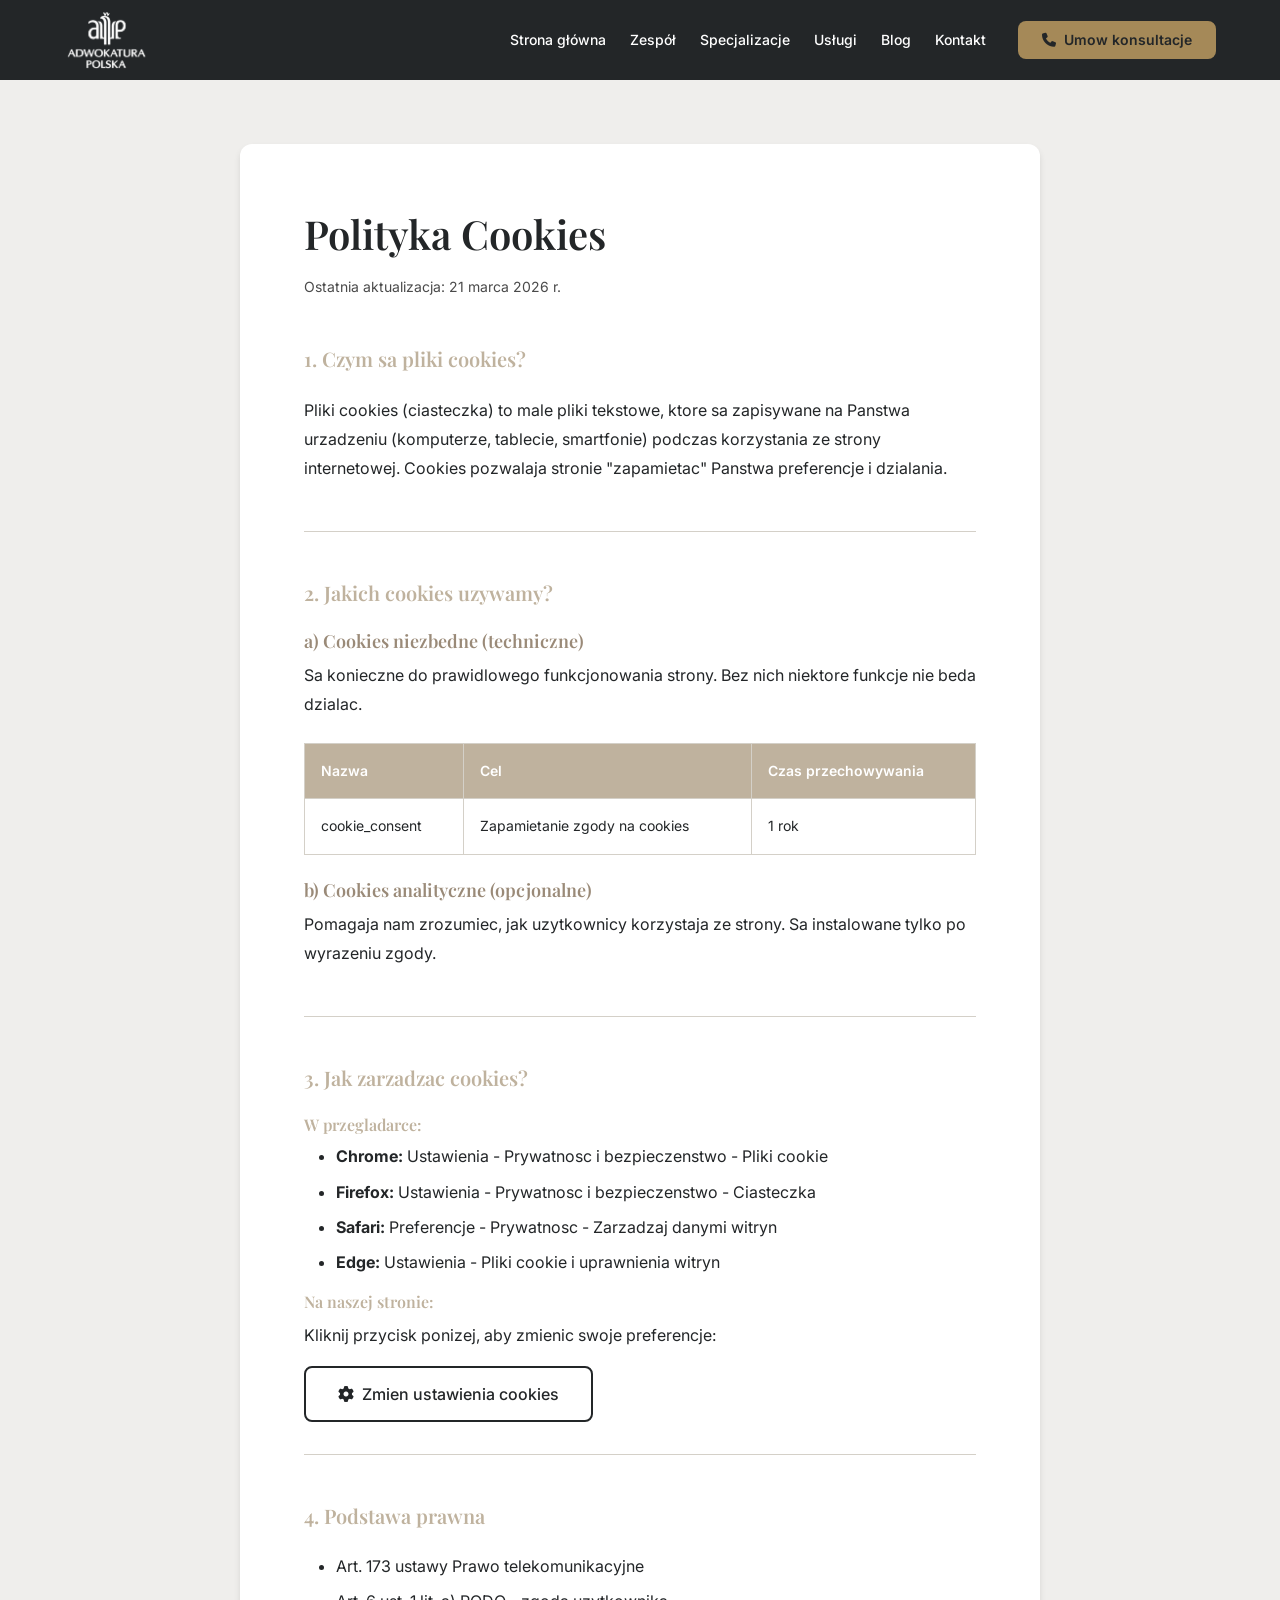
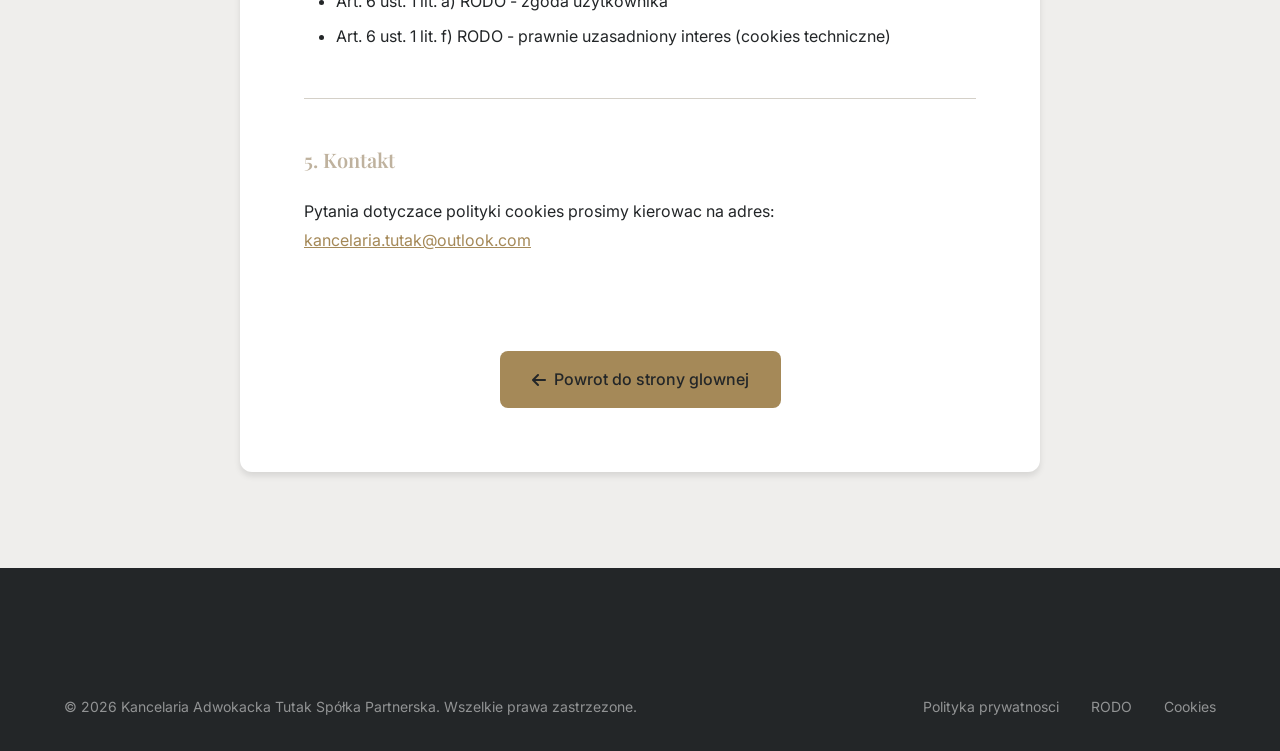
<file: cookies.html>
﻿<!DOCTYPE html>
<html lang="pl">
<head>
    <meta charset="UTF-8">
    <meta name="viewport" content="width=device-width, initial-scale=1.0">
    <meta name="description" content="Polityka cookies - Kancelaria Adwokacka Tutak Spółka Partnerska">
    <meta name="robots" content="noindex, follow">
    <link rel="canonical" href="https://bartlomiejtutak.netlify.app/cookies.html">
    <title>Polityka Cookies | Kancelaria Adwokacka Tutak</title>
    <link rel="preconnect" href="https://fonts.googleapis.com">
    <link rel="preconnect" href="https://fonts.gstatic.com" crossorigin>
    <link href="https://fonts.googleapis.com/css2?family=Playfair+Display:wght@400;500;600;700&family=Inter:wght@300;400;500;600&display=swap" rel="stylesheet">
    <link rel="stylesheet" href="https://cdnjs.cloudflare.com/ajax/libs/font-awesome/6.5.1/css/all.min.css">
    <link rel="stylesheet" href="css/style.css">
    <link rel="stylesheet" href="css/responsive.css">
    <link rel="stylesheet" href="css/legal.css">
</head>
<body>
    <header class="header header--solid" id="header">
        <nav class="nav container">
            <a href="index.html" class="nav__logo"><img src="img/logo.png" alt="Adwokatura Polska" class="nav__logo-img"></a>
            <div class="nav__menu" id="nav-menu">
                <ul class="nav__list">
                    <li class="nav__item"><a href="index.html" class="nav__link">Strona główna</a></li>
                    <li class="nav__item"><a href="zespol.html" class="nav__link">Zespół</a></li>
                    <li class="nav__item"><a href="index.html#specializations" class="nav__link">Specjalizacje</a></li>
                    <li class="nav__item"><a href="index.html#services" class="nav__link">Usługi</a></li>
                    <li class="nav__item"><a href="blog/index.html" class="nav__link">Blog</a></li>
                    <li class="nav__item"><a href="index.html#contact" class="nav__link">Kontakt</a></li>
                </ul>
                <a href="tel:+48884375553" class="nav__cta"><i class="fas fa-phone"></i>Umow konsultacje</a>
                <div class="nav__close" id="nav-close"><i class="fas fa-times"></i></div>
            </div>
            <div class="nav__toggle" id="nav-toggle"><i class="fas fa-bars"></i></div>
        </nav>
    </header>
    <main class="legal-page">
        <div class="container">
            <div class="legal-content">
                <h1>Polityka Cookies</h1>
                <p class="legal-date">Ostatnia aktualizacja: 21 marca 2026 r.</p>
                <section class="legal-section">
                    <h2>1. Czym sa pliki cookies?</h2>
                    <p>Pliki cookies (ciasteczka) to male pliki tekstowe, ktore sa zapisywane na Panstwa urzadzeniu (komputerze, tablecie, smartfonie) podczas korzystania ze strony internetowej. Cookies pozwalaja stronie "zapamietac" Panstwa preferencje i dzialania.</p>
                </section>
                <section class="legal-section">
                    <h2>2. Jakich cookies uzywamy?</h2>
                    <h3>a) Cookies niezbedne (techniczne)</h3>
                    <p>Sa konieczne do prawidlowego funkcjonowania strony. Bez nich niektore funkcje nie beda dzialac.</p>
                    <div class="legal-table">
                        <table>
                            <thead><tr><th>Nazwa</th><th>Cel</th><th>Czas przechowywania</th></tr></thead>
                            <tbody><tr><td>cookie_consent</td><td>Zapamietanie zgody na cookies</td><td>1 rok</td></tr></tbody>
                        </table>
                    </div>
                    <h3>b) Cookies analityczne (opcjonalne)</h3>
                    <p>Pomagaja nam zrozumiec, jak uzytkownicy korzystaja ze strony. Sa instalowane tylko po wyrazeniu zgody.</p>
                </section>
                <section class="legal-section">
                    <h2>3. Jak zarzadzac cookies?</h2>
                    <h4>W przegladarce:</h4>
                    <ul>
                        <li><strong>Chrome:</strong> Ustawienia - Prywatnosc i bezpieczenstwo - Pliki cookie</li>
                        <li><strong>Firefox:</strong> Ustawienia - Prywatnosc i bezpieczenstwo - Ciasteczka</li>
                        <li><strong>Safari:</strong> Preferencje - Prywatnosc - Zarzadzaj danymi witryn</li>
                        <li><strong>Edge:</strong> Ustawienia - Pliki cookie i uprawnienia witryn</li>
                    </ul>
                    <h4>Na naszej stronie:</h4>
                    <p>Kliknij przycisk ponizej, aby zmienic swoje preferencje:</p>
                    <button class="btn btn--secondary" onclick="resetCookieConsent()"><i class="fas fa-cog"></i> Zmien ustawienia cookies</button>
                </section>
                <section class="legal-section">
                    <h2>4. Podstawa prawna</h2>
                    <ul>
                        <li>Art. 173 ustawy Prawo telekomunikacyjne</li>
                        <li>Art. 6 ust. 1 lit. a) RODO - zgoda uzytkownika</li>
                        <li>Art. 6 ust. 1 lit. f) RODO - prawnie uzasadniony interes (cookies techniczne)</li>
                    </ul>
                </section>
                <section class="legal-section">
                    <h2>5. Kontakt</h2>
                    <p>Pytania dotyczace polityki cookies prosimy kierowac na adres: <a href="mailto:kancelaria.tutak@outlook.com">kancelaria.tutak@outlook.com</a></p>
                </section>
                <div class="legal-back">
                    <a href="index.html" class="btn btn--primary"><i class="fas fa-arrow-left"></i> Powrot do strony glownej</a>
                </div>
            </div>
        </div>
    </main>
    <footer class="footer">
        <div class="container">
            <div class="footer__bottom footer__bottom--simple">
                <p>&copy; 2026 Kancelaria Adwokacka Tutak Spółka Partnerska. Wszelkie prawa zastrzezone.</p>
                <div class="footer__bottom-links">
                    <a href="polityka-prywatnosci.html">Polityka prywatnosci</a>
                    <a href="rodo.html">RODO</a>
                    <a href="cookies.html">Cookies</a>
                </div>
            </div>
        </div>
    </footer>
    <script src="js/main.js"></script>
    <script>function resetCookieConsent() { localStorage.removeItem("cookieConsent"); alert("Ustawienia cookies zostaly zresetowane."); }</script>
</body>
</html>
</file>
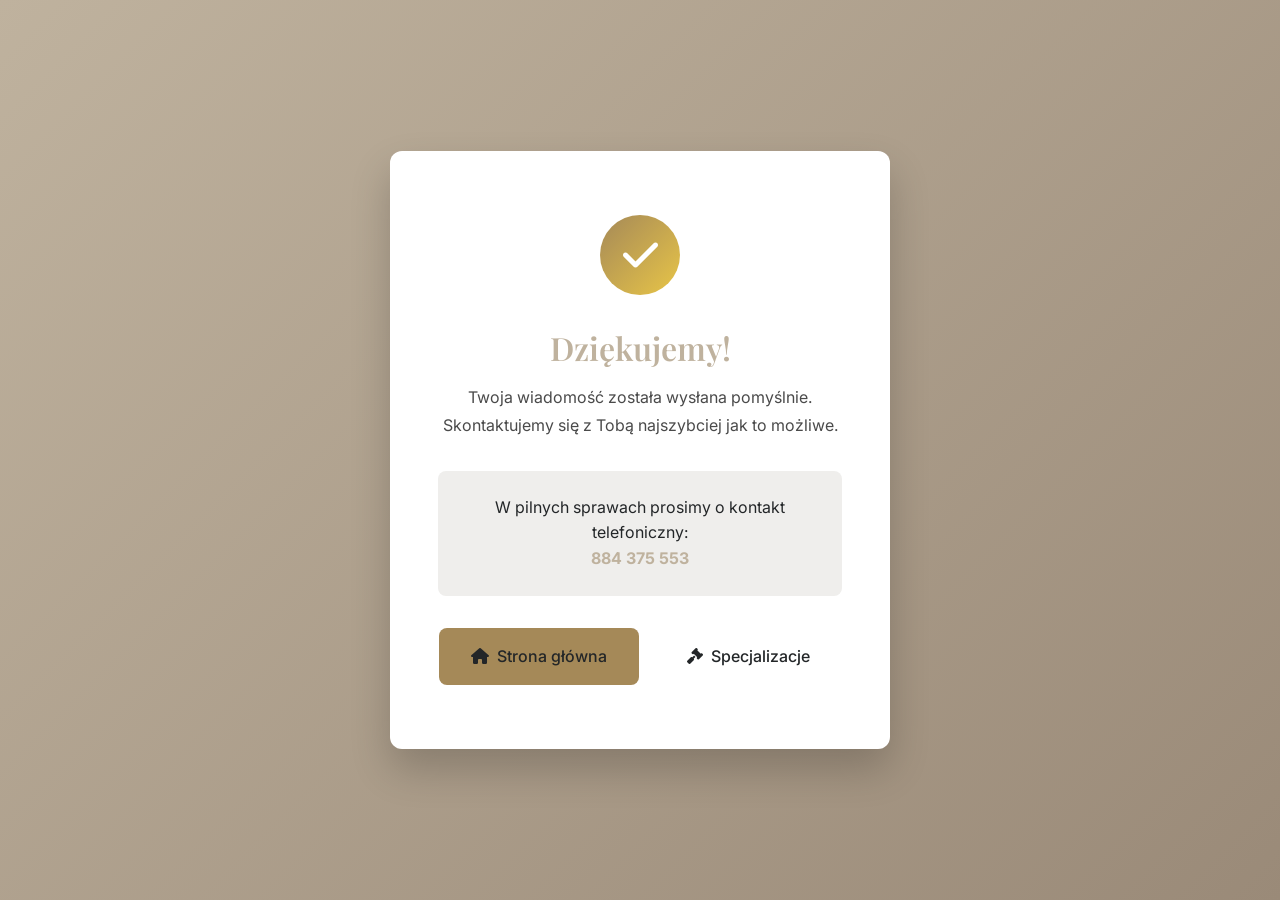
<file: dziekujemy.html>
<!DOCTYPE html>
<html lang="pl">
<head>
    <meta charset="UTF-8">
    <meta name="viewport" content="width=device-width, initial-scale=1.0">
    <meta name="description" content="Dziękujemy za kontakt - Kancelaria Adwokacka Tutak Spółka Partnerska w Słupsku">
    <meta name="robots" content="noindex, nofollow">
    
    <title>Dziękujemy za wiadomość | Kancelaria Adwokacka Tutak</title>
    
    <!-- Fonts -->
    <link rel="preconnect" href="https://fonts.googleapis.com">
    <link rel="preconnect" href="https://fonts.gstatic.com" crossorigin>
    <link href="https://fonts.googleapis.com/css2?family=Playfair+Display:wght@400;500;600;700&family=Inter:wght@300;400;500;600;700&display=swap" rel="stylesheet">
    
    <!-- Font Awesome Icons -->
    <link rel="stylesheet" href="https://cdnjs.cloudflare.com/ajax/libs/font-awesome/6.5.1/css/all.min.css">
    
    <!-- Styles -->
    <link rel="stylesheet" href="css/style.css">
    <link rel="stylesheet" href="css/legal.css">
    <link rel="stylesheet" href="css/responsive.css">
    
    <style>
        .thankyou {
            min-height: 100vh;
            display: flex;
            align-items: center;
            justify-content: center;
            background: linear-gradient(135deg, var(--color-primary) 0%, var(--color-accent) 100%);
            padding: var(--spacing-xl);
        }
        
        .thankyou__card {
            background: var(--color-white);
            padding: var(--spacing-3xl) var(--spacing-2xl);
            border-radius: var(--border-radius-lg);
            box-shadow: var(--shadow-xl);
            text-align: center;
            max-width: 500px;
            width: 100%;
        }
        
        .thankyou__icon {
            width: 80px;
            height: 80px;
            background: linear-gradient(135deg, var(--color-secondary) 0%, #e8c547 100%);
            border-radius: 50%;
            display: flex;
            align-items: center;
            justify-content: center;
            margin: 0 auto var(--spacing-xl);
        }
        
        .thankyou__icon i {
            font-size: 2.5rem;
            color: var(--color-white);
        }
        
        .thankyou__title {
            font-size: var(--fs-3xl);
            color: var(--color-primary);
            margin-bottom: var(--spacing-md);
        }
        
        .thankyou__text {
            color: var(--color-text-light);
            margin-bottom: var(--spacing-xl);
            line-height: 1.7;
        }
        
        .thankyou__info {
            background: var(--color-bg);
            padding: var(--spacing-lg);
            border-radius: var(--border-radius);
            margin-bottom: var(--spacing-xl);
        }
        
        .thankyou__info p {
            margin: 0;
            color: var(--color-text);
        }
        
        .thankyou__info strong {
            color: var(--color-primary);
        }
        
        .thankyou__buttons {
            display: flex;
            gap: var(--spacing-md);
            justify-content: center;
            flex-wrap: wrap;
        }
    </style>
</head>
<body>
    <main class="thankyou">
        <div class="thankyou__card">
            <div class="thankyou__icon">
                <i class="fas fa-check"></i>
            </div>
            
            <h1 class="thankyou__title">Dziękujemy!</h1>
            
            <p class="thankyou__text">
                Twoja wiadomość została wysłana pomyślnie.<br>
                Skontaktujemy się z Tobą najszybciej jak to możliwe.
            </p>
            
            <div class="thankyou__info">
                <p>W pilnych sprawach prosimy o kontakt telefoniczny:</p>
                <p><strong><a href="tel:+48884375553">884 375 553</a></strong></p>
            </div>
            
            <div class="thankyou__buttons">
                <a href="index.html" class="btn btn--primary">
                    <i class="fas fa-home"></i> Strona główna
                </a>
                <a href="index.html#specializations" class="btn btn--outline">
                    <i class="fas fa-gavel"></i> Specjalizacje
                </a>
            </div>
        </div>
    </main>
</body>
</html>
</file>
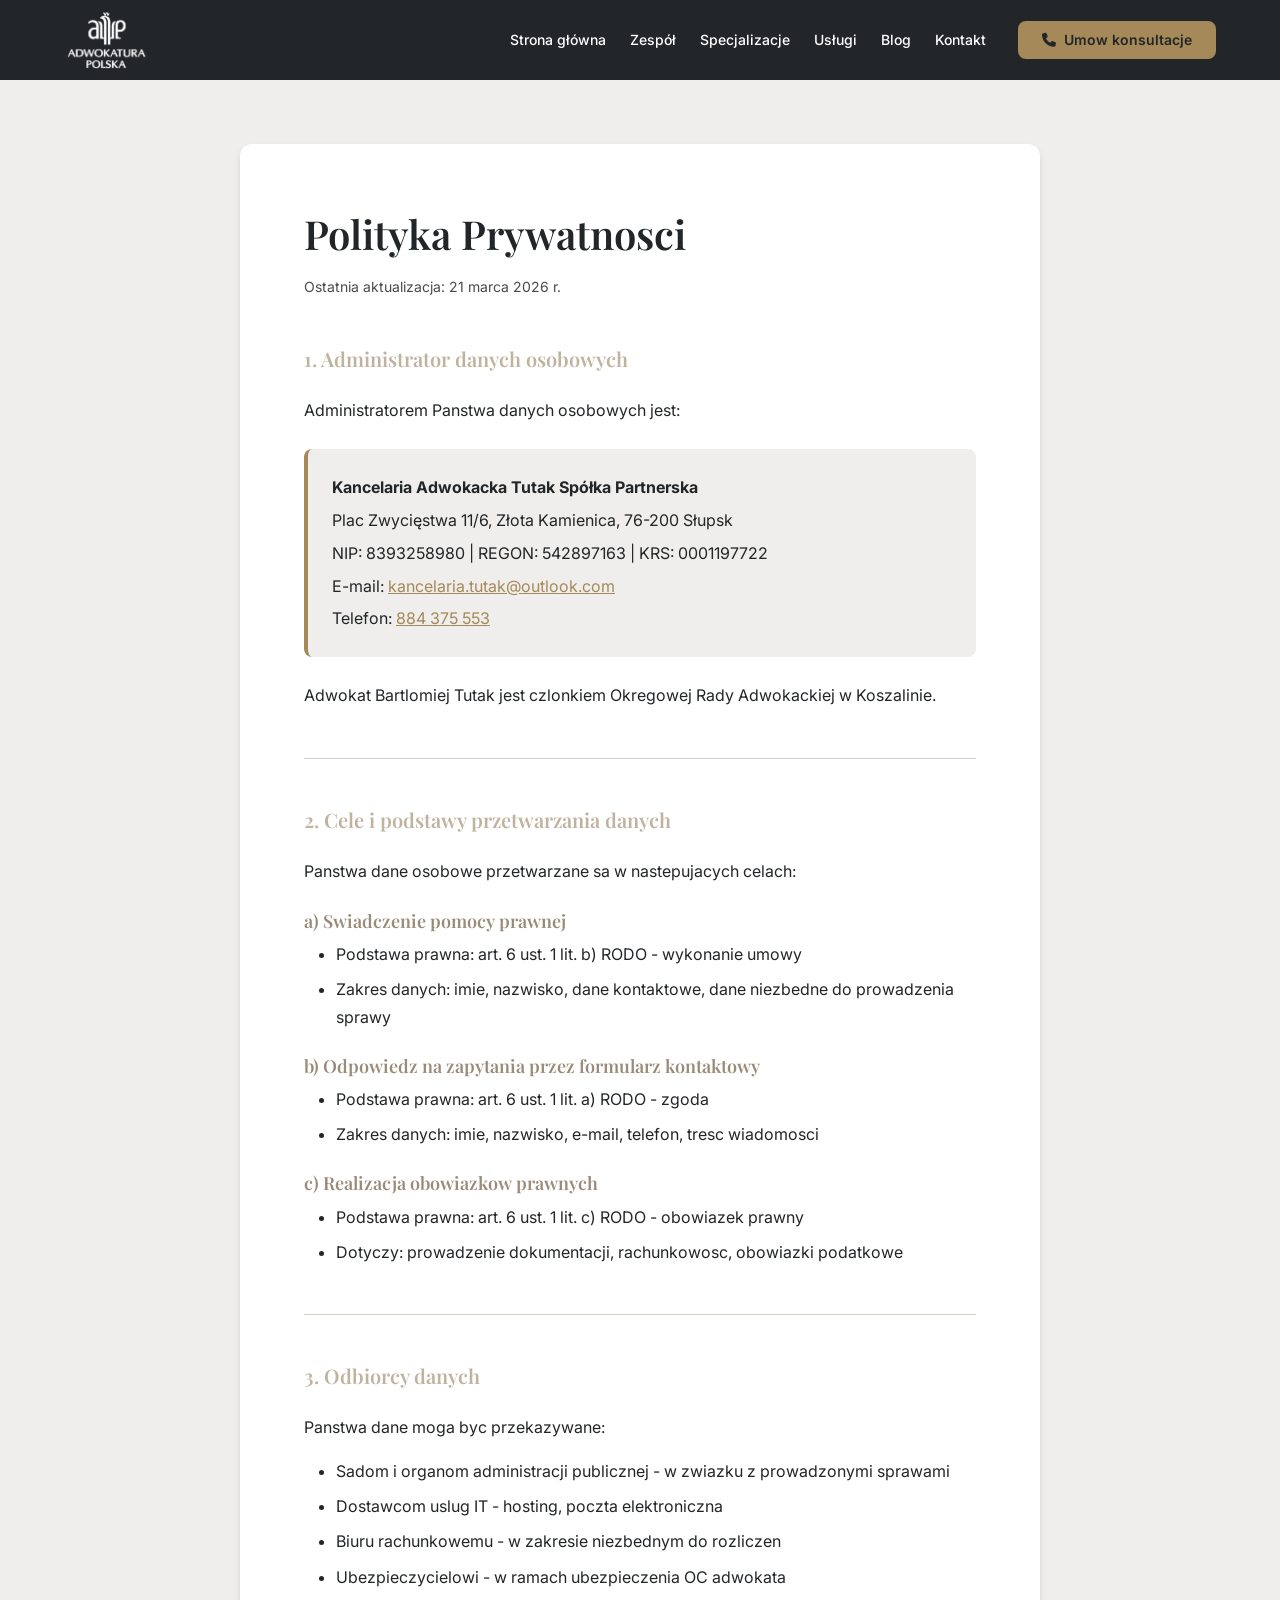
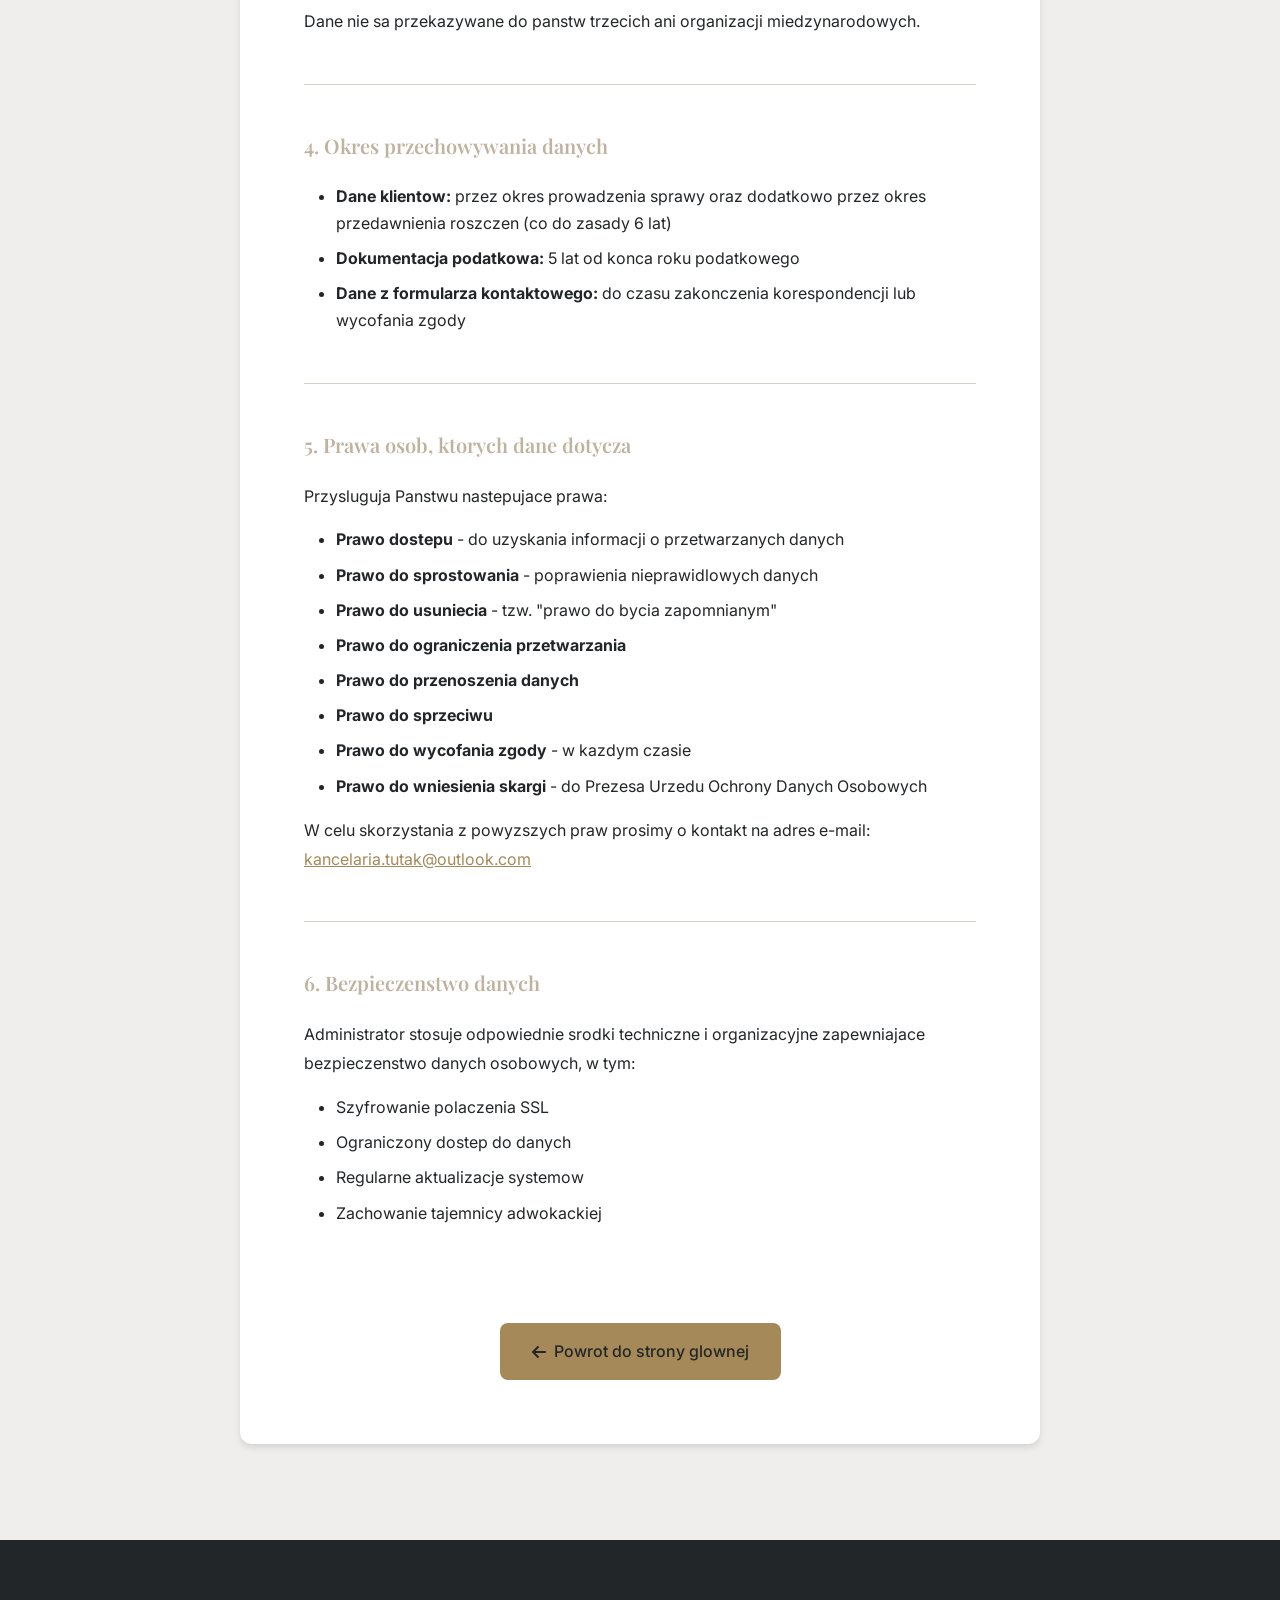
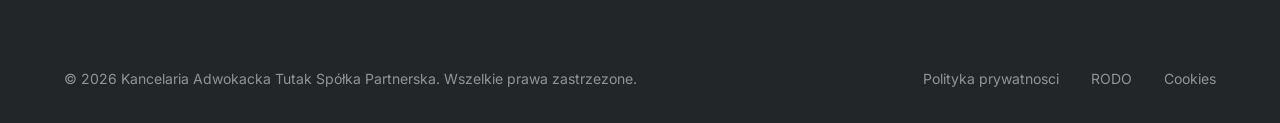
<file: polityka-prywatnosci.html>
<!DOCTYPE html>
<html lang="pl">
<head>
    <meta charset="UTF-8">
    <meta name="viewport" content="width=device-width, initial-scale=1.0">
    <meta name="description" content="Polityka prywatnosci Kancelarii Adwokackiej Tutak Spółka Partnerska w Slupsku">
    <meta name="robots" content="noindex, follow">
    <link rel="canonical" href="https://bartlomiejtutak.netlify.app/polityka-prywatnosci.html">
    <title>Polityka Prywatnosci | Kancelaria Adwokacka Tutak</title>
    <link rel="preconnect" href="https://fonts.googleapis.com">
    <link rel="preconnect" href="https://fonts.gstatic.com" crossorigin>
    <link href="https://fonts.googleapis.com/css2?family=Playfair+Display:wght@400;500;600;700&family=Inter:wght@300;400;500;600&display=swap" rel="stylesheet">
    <link rel="stylesheet" href="https://cdnjs.cloudflare.com/ajax/libs/font-awesome/6.5.1/css/all.min.css">
    <link rel="stylesheet" href="css/style.css">
    <link rel="stylesheet" href="css/responsive.css">
    <link rel="stylesheet" href="css/legal.css">
</head>
<body>
    <header class="header header--solid" id="header">
        <nav class="nav container">
            <a href="index.html" class="nav__logo"><img src="img/logo.png" alt="Adwokatura Polska" class="nav__logo-img"></a>
            <div class="nav__menu" id="nav-menu">
                <ul class="nav__list">
                    <li class="nav__item"><a href="index.html" class="nav__link">Strona główna</a></li>
                    <li class="nav__item"><a href="zespol.html" class="nav__link">Zespół</a></li>
                    <li class="nav__item"><a href="index.html#specializations" class="nav__link">Specjalizacje</a></li>
                    <li class="nav__item"><a href="index.html#services" class="nav__link">Usługi</a></li>
                    <li class="nav__item"><a href="blog/index.html" class="nav__link">Blog</a></li>
                    <li class="nav__item"><a href="index.html#contact" class="nav__link">Kontakt</a></li>
                </ul>
                <a href="tel:+48884375553" class="nav__cta"><i class="fas fa-phone"></i>Umow konsultacje</a>
                <div class="nav__close" id="nav-close"><i class="fas fa-times"></i></div>
            </div>
            <div class="nav__toggle" id="nav-toggle"><i class="fas fa-bars"></i></div>
        </nav>
    </header>
    <main class="legal-page">
        <div class="container">
            <div class="legal-content">
                <h1>Polityka Prywatnosci</h1>
                <p class="legal-date">Ostatnia aktualizacja: 21 marca 2026 r.</p>
                <section class="legal-section">
                    <h2>1. Administrator danych osobowych</h2>
                    <p>Administratorem Panstwa danych osobowych jest:</p>
                    <div class="legal-info-box">
                        <p><strong>Kancelaria Adwokacka Tutak Spółka Partnerska</strong></p>
                        <p>Plac Zwycięstwa 11/6, Złota Kamienica, 76-200 Słupsk</p>
                        <p>NIP: 8393258980 | REGON: 542897163 | KRS: 0001197722</p>
                        <p>E-mail: <a href="mailto:kancelaria.tutak@outlook.com">kancelaria.tutak@outlook.com</a></p>
                        <p>Telefon: <a href="tel:+48884375553">884 375 553</a></p>
                    </div>
                    <p>Adwokat Bartlomiej Tutak jest czlonkiem Okregowej Rady Adwokackiej w Koszalinie.</p>
                </section>
                <section class="legal-section">
                    <h2>2. Cele i podstawy przetwarzania danych</h2>
                    <p>Panstwa dane osobowe przetwarzane sa w nastepujacych celach:</p>
                    <h3>a) Swiadczenie pomocy prawnej</h3>
                    <ul>
                        <li>Podstawa prawna: art. 6 ust. 1 lit. b) RODO - wykonanie umowy</li>
                        <li>Zakres danych: imie, nazwisko, dane kontaktowe, dane niezbedne do prowadzenia sprawy</li>
                    </ul>
                    <h3>b) Odpowiedz na zapytania przez formularz kontaktowy</h3>
                    <ul>
                        <li>Podstawa prawna: art. 6 ust. 1 lit. a) RODO - zgoda</li>
                        <li>Zakres danych: imie, nazwisko, e-mail, telefon, tresc wiadomosci</li>
                    </ul>
                    <h3>c) Realizacja obowiazkow prawnych</h3>
                    <ul>
                        <li>Podstawa prawna: art. 6 ust. 1 lit. c) RODO - obowiazek prawny</li>
                        <li>Dotyczy: prowadzenie dokumentacji, rachunkowosc, obowiazki podatkowe</li>
                    </ul>
                </section>
                <section class="legal-section">
                    <h2>3. Odbiorcy danych</h2>
                    <p>Panstwa dane moga byc przekazywane:</p>
                    <ul>
                        <li>Sadom i organom administracji publicznej - w zwiazku z prowadzonymi sprawami</li>
                        <li>Dostawcom uslug IT - hosting, poczta elektroniczna</li>
                        <li>Biuru rachunkowemu - w zakresie niezbednym do rozliczen</li>
                        <li>Ubezpieczycielowi - w ramach ubezpieczenia OC adwokata</li>
                    </ul>
                    <p>Dane nie sa przekazywane do panstw trzecich ani organizacji miedzynarodowych.</p>
                </section>
                <section class="legal-section">
                    <h2>4. Okres przechowywania danych</h2>
                    <ul>
                        <li><strong>Dane klientow:</strong> przez okres prowadzenia sprawy oraz dodatkowo przez okres przedawnienia roszczen (co do zasady 6 lat)</li>
                        <li><strong>Dokumentacja podatkowa:</strong> 5 lat od konca roku podatkowego</li>
                        <li><strong>Dane z formularza kontaktowego:</strong> do czasu zakonczenia korespondencji lub wycofania zgody</li>
                    </ul>
                </section>
                <section class="legal-section">
                    <h2>5. Prawa osob, ktorych dane dotycza</h2>
                    <p>Przysluguja Panstwu nastepujace prawa:</p>
                    <ul>
                        <li><strong>Prawo dostepu</strong> - do uzyskania informacji o przetwarzanych danych</li>
                        <li><strong>Prawo do sprostowania</strong> - poprawienia nieprawidlowych danych</li>
                        <li><strong>Prawo do usuniecia</strong> - tzw. "prawo do bycia zapomnianym"</li>
                        <li><strong>Prawo do ograniczenia przetwarzania</strong></li>
                        <li><strong>Prawo do przenoszenia danych</strong></li>
                        <li><strong>Prawo do sprzeciwu</strong></li>
                        <li><strong>Prawo do wycofania zgody</strong> - w kazdym czasie</li>
                        <li><strong>Prawo do wniesienia skargi</strong> - do Prezesa Urzedu Ochrony Danych Osobowych</li>
                    </ul>
                    <p>W celu skorzystania z powyzszych praw prosimy o kontakt na adres e-mail: <a href="mailto:kancelaria.tutak@outlook.com">kancelaria.tutak@outlook.com</a></p>
                </section>
                <section class="legal-section">
                    <h2>6. Bezpieczenstwo danych</h2>
                    <p>Administrator stosuje odpowiednie srodki techniczne i organizacyjne zapewniajace bezpieczenstwo danych osobowych, w tym:</p>
                    <ul>
                        <li>Szyfrowanie polaczenia SSL</li>
                        <li>Ograniczony dostep do danych</li>
                        <li>Regularne aktualizacje systemow</li>
                        <li>Zachowanie tajemnicy adwokackiej</li>
                    </ul>
                </section>
                <div class="legal-back">
                    <a href="index.html" class="btn btn--primary"><i class="fas fa-arrow-left"></i> Powrot do strony glownej</a>
                </div>
            </div>
        </div>
    </main>
    <footer class="footer">
        <div class="container">
            <div class="footer__bottom footer__bottom--simple">
                <p>&copy; 2026 Kancelaria Adwokacka Tutak Spółka Partnerska. Wszelkie prawa zastrzezone.</p>
                <div class="footer__bottom-links">
                    <a href="polityka-prywatnosci.html">Polityka prywatnosci</a>
                    <a href="rodo.html">RODO</a>
                    <a href="cookies.html">Cookies</a>
                </div>
            </div>
        </div>
    </footer>
    <script src="js/main.js"></script>
</body>
</html>
</file>
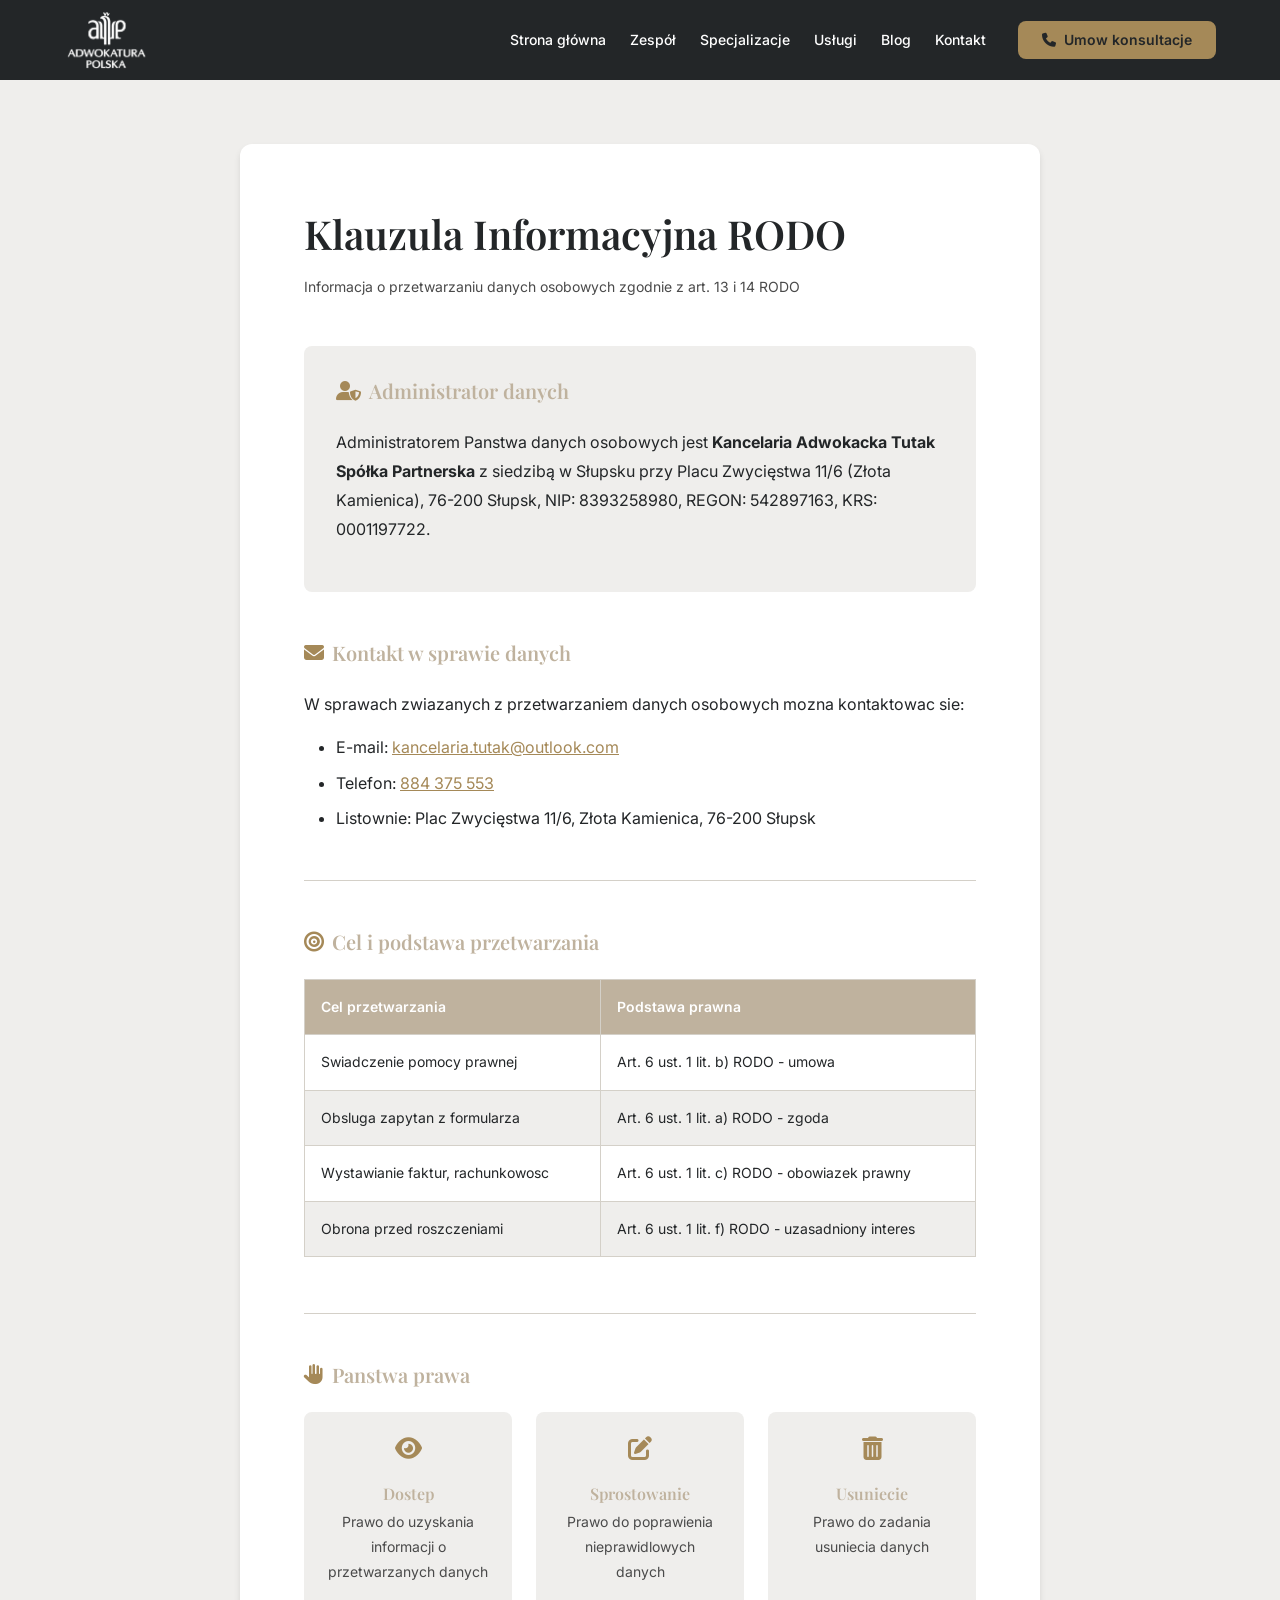
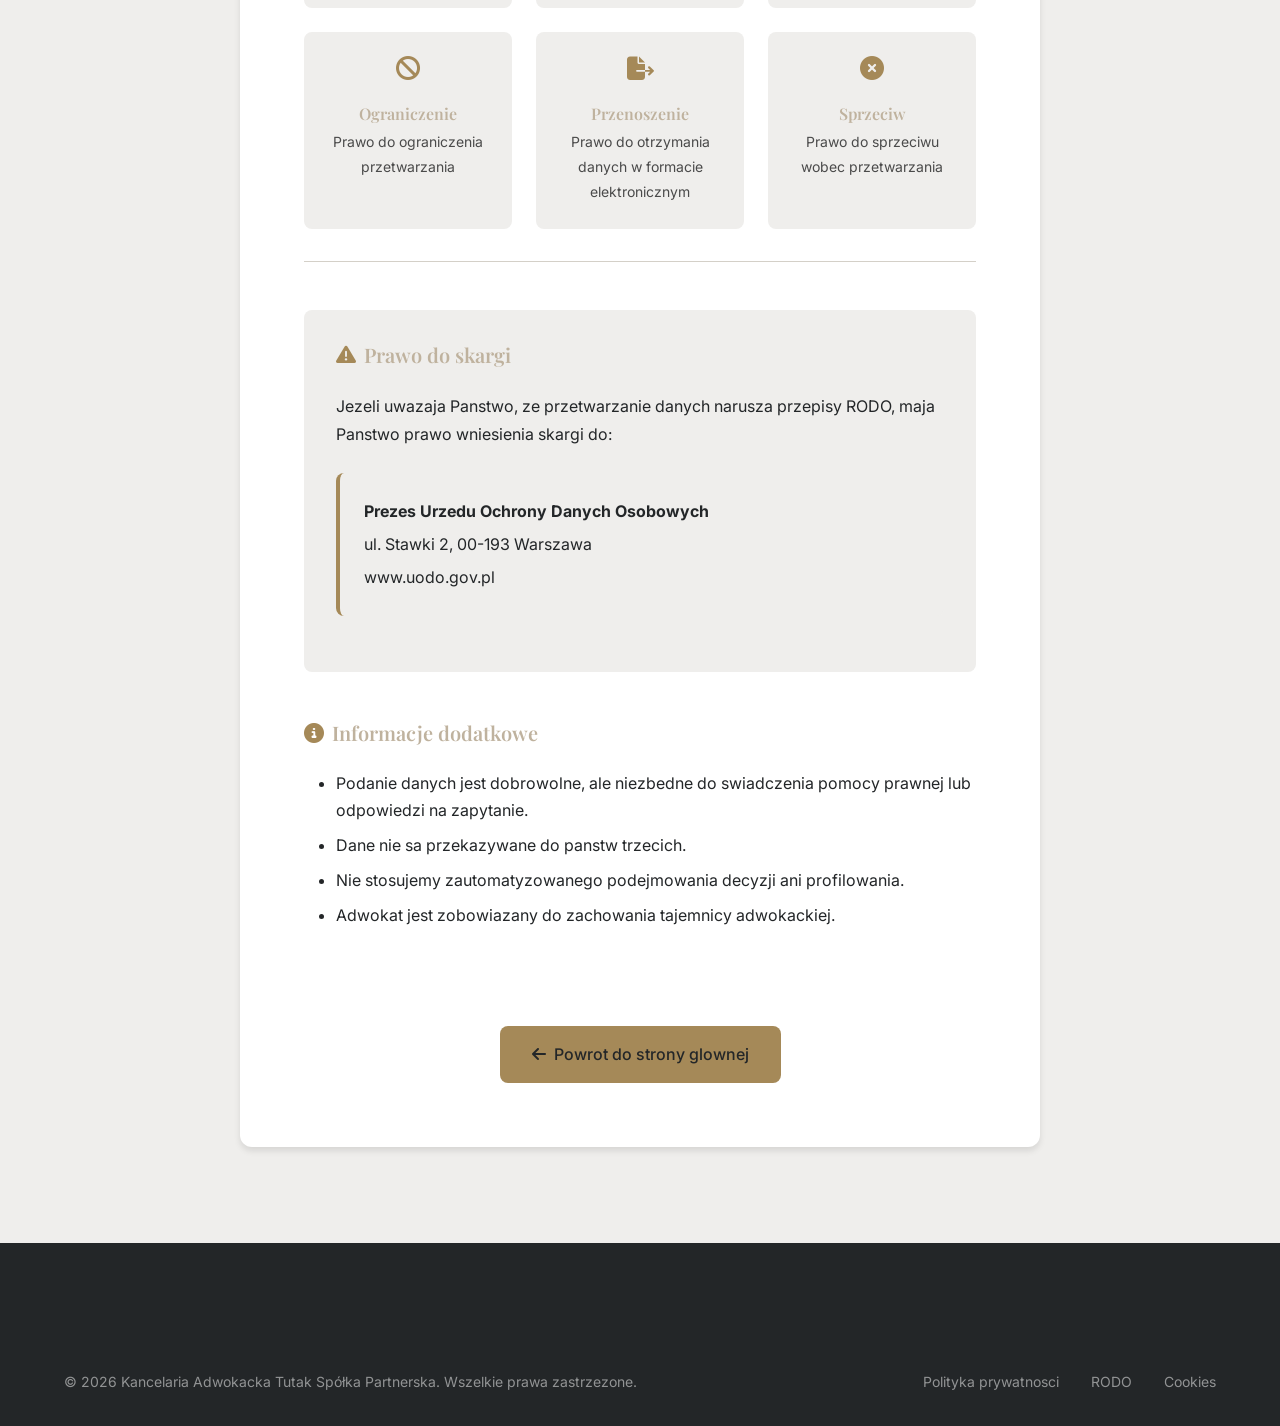
<file: rodo.html>
<!DOCTYPE html>
<html lang="pl">
<head>
    <meta charset="UTF-8">
    <meta name="viewport" content="width=device-width, initial-scale=1.0">
    <meta name="description" content="Klauzula informacyjna RODO - Kancelaria Adwokacka Tutak Spółka Partnerska">
    <meta name="robots" content="noindex, follow">
    <link rel="canonical" href="https://bartlomiejtutak.netlify.app/rodo.html">
    <title>Klauzula RODO | Kancelaria Adwokacka Tutak</title>
    <link rel="preconnect" href="https://fonts.googleapis.com">
    <link rel="preconnect" href="https://fonts.gstatic.com" crossorigin>
    <link href="https://fonts.googleapis.com/css2?family=Playfair+Display:wght@400;500;600;700&family=Inter:wght@300;400;500;600&display=swap" rel="stylesheet">
    <link rel="stylesheet" href="https://cdnjs.cloudflare.com/ajax/libs/font-awesome/6.5.1/css/all.min.css">
    <link rel="stylesheet" href="css/style.css">
    <link rel="stylesheet" href="css/responsive.css">
    <link rel="stylesheet" href="css/legal.css">
</head>
<body>
    <header class="header header--solid" id="header">
        <nav class="nav container">
            <a href="index.html" class="nav__logo"><img src="img/logo.png" alt="Adwokatura Polska" class="nav__logo-img"></a>
            <div class="nav__menu" id="nav-menu">
                <ul class="nav__list">
                    <li class="nav__item"><a href="index.html" class="nav__link">Strona główna</a></li>
                    <li class="nav__item"><a href="zespol.html" class="nav__link">Zespół</a></li>
                    <li class="nav__item"><a href="index.html#specializations" class="nav__link">Specjalizacje</a></li>
                    <li class="nav__item"><a href="index.html#services" class="nav__link">Usługi</a></li>
                    <li class="nav__item"><a href="blog/index.html" class="nav__link">Blog</a></li>
                    <li class="nav__item"><a href="index.html#contact" class="nav__link">Kontakt</a></li>
                </ul>
                <a href="tel:+48884375553" class="nav__cta"><i class="fas fa-phone"></i>Umow konsultacje</a>
                <div class="nav__close" id="nav-close"><i class="fas fa-times"></i></div>
            </div>
            <div class="nav__toggle" id="nav-toggle"><i class="fas fa-bars"></i></div>
        </nav>
    </header>
    <main class="legal-page">
        <div class="container">
            <div class="legal-content">
                <h1>Klauzula Informacyjna RODO</h1>
                <p class="legal-subtitle">Informacja o przetwarzaniu danych osobowych zgodnie z art. 13 i 14 RODO</p>
                <section class="legal-section legal-section--highlight">
                    <h2><i class="fas fa-user-shield"></i> Administrator danych</h2>
                    <p>Administratorem Panstwa danych osobowych jest <strong>Kancelaria Adwokacka Tutak Spółka Partnerska</strong> z siedzibą w Słupsku przy Placu Zwycięstwa 11/6 (Złota Kamienica), 76-200 Słupsk, NIP: 8393258980, REGON: 542897163, KRS: 0001197722.</p>
                </section>
                <section class="legal-section">
                    <h2><i class="fas fa-envelope"></i> Kontakt w sprawie danych</h2>
                    <p>W sprawach zwiazanych z przetwarzaniem danych osobowych mozna kontaktowac sie:</p>
                    <ul>
                        <li>E-mail: <a href="mailto:kancelaria.tutak@outlook.com">kancelaria.tutak@outlook.com</a></li>
                        <li>Telefon: <a href="tel:+48884375553">884 375 553</a></li>
                        <li>Listownie: Plac Zwycięstwa 11/6, Złota Kamienica, 76-200 Słupsk</li>
                    </ul>
                </section>
                <section class="legal-section">
                    <h2><i class="fas fa-bullseye"></i> Cel i podstawa przetwarzania</h2>
                    <div class="legal-table">
                        <table>
                            <thead>
                                <tr><th>Cel przetwarzania</th><th>Podstawa prawna</th></tr>
                            </thead>
                            <tbody>
                                <tr><td>Swiadczenie pomocy prawnej</td><td>Art. 6 ust. 1 lit. b) RODO - umowa</td></tr>
                                <tr><td>Obsluga zapytan z formularza</td><td>Art. 6 ust. 1 lit. a) RODO - zgoda</td></tr>
                                <tr><td>Wystawianie faktur, rachunkowosc</td><td>Art. 6 ust. 1 lit. c) RODO - obowiazek prawny</td></tr>
                                <tr><td>Obrona przed roszczeniami</td><td>Art. 6 ust. 1 lit. f) RODO - uzasadniony interes</td></tr>
                            </tbody>
                        </table>
                    </div>
                </section>
                <section class="legal-section">
                    <h2><i class="fas fa-hand-paper"></i> Panstwa prawa</h2>
                    <div class="legal-rights-grid">
                        <div class="legal-right"><i class="fas fa-eye"></i><h4>Dostep</h4><p>Prawo do uzyskania informacji o przetwarzanych danych</p></div>
                        <div class="legal-right"><i class="fas fa-edit"></i><h4>Sprostowanie</h4><p>Prawo do poprawienia nieprawidlowych danych</p></div>
                        <div class="legal-right"><i class="fas fa-trash-alt"></i><h4>Usuniecie</h4><p>Prawo do zadania usuniecia danych</p></div>
                        <div class="legal-right"><i class="fas fa-ban"></i><h4>Ograniczenie</h4><p>Prawo do ograniczenia przetwarzania</p></div>
                        <div class="legal-right"><i class="fas fa-file-export"></i><h4>Przenoszenie</h4><p>Prawo do otrzymania danych w formacie elektronicznym</p></div>
                        <div class="legal-right"><i class="fas fa-times-circle"></i><h4>Sprzeciw</h4><p>Prawo do sprzeciwu wobec przetwarzania</p></div>
                    </div>
                </section>
                <section class="legal-section legal-section--highlight">
                    <h2><i class="fas fa-exclamation-triangle"></i> Prawo do skargi</h2>
                    <p>Jezeli uwazaja Panstwo, ze przetwarzanie danych narusza przepisy RODO, maja Panstwo prawo wniesienia skargi do:</p>
                    <div class="legal-info-box">
                        <p><strong>Prezes Urzedu Ochrony Danych Osobowych</strong></p>
                        <p>ul. Stawki 2, 00-193 Warszawa</p>
                        <p>www.uodo.gov.pl</p>
                    </div>
                </section>
                <section class="legal-section">
                    <h2><i class="fas fa-info-circle"></i> Informacje dodatkowe</h2>
                    <ul>
                        <li>Podanie danych jest dobrowolne, ale niezbedne do swiadczenia pomocy prawnej lub odpowiedzi na zapytanie.</li>
                        <li>Dane nie sa przekazywane do panstw trzecich.</li>
                        <li>Nie stosujemy zautomatyzowanego podejmowania decyzji ani profilowania.</li>
                        <li>Adwokat jest zobowiazany do zachowania tajemnicy adwokackiej.</li>
                    </ul>
                </section>
                <div class="legal-back">
                    <a href="index.html" class="btn btn--primary"><i class="fas fa-arrow-left"></i> Powrot do strony glownej</a>
                </div>
            </div>
        </div>
    </main>
    <footer class="footer">
        <div class="container">
            <div class="footer__bottom footer__bottom--simple">
                <p>&copy; 2026 Kancelaria Adwokacka Tutak Spółka Partnerska. Wszelkie prawa zastrzezone.</p>
                <div class="footer__bottom-links">
                    <a href="polityka-prywatnosci.html">Polityka prywatnosci</a>
                    <a href="rodo.html">RODO</a>
                    <a href="cookies.html">Cookies</a>
                </div>
            </div>
        </div>
    </footer>
    <script src="js/main.js"></script>
</body>
</html>
</file>
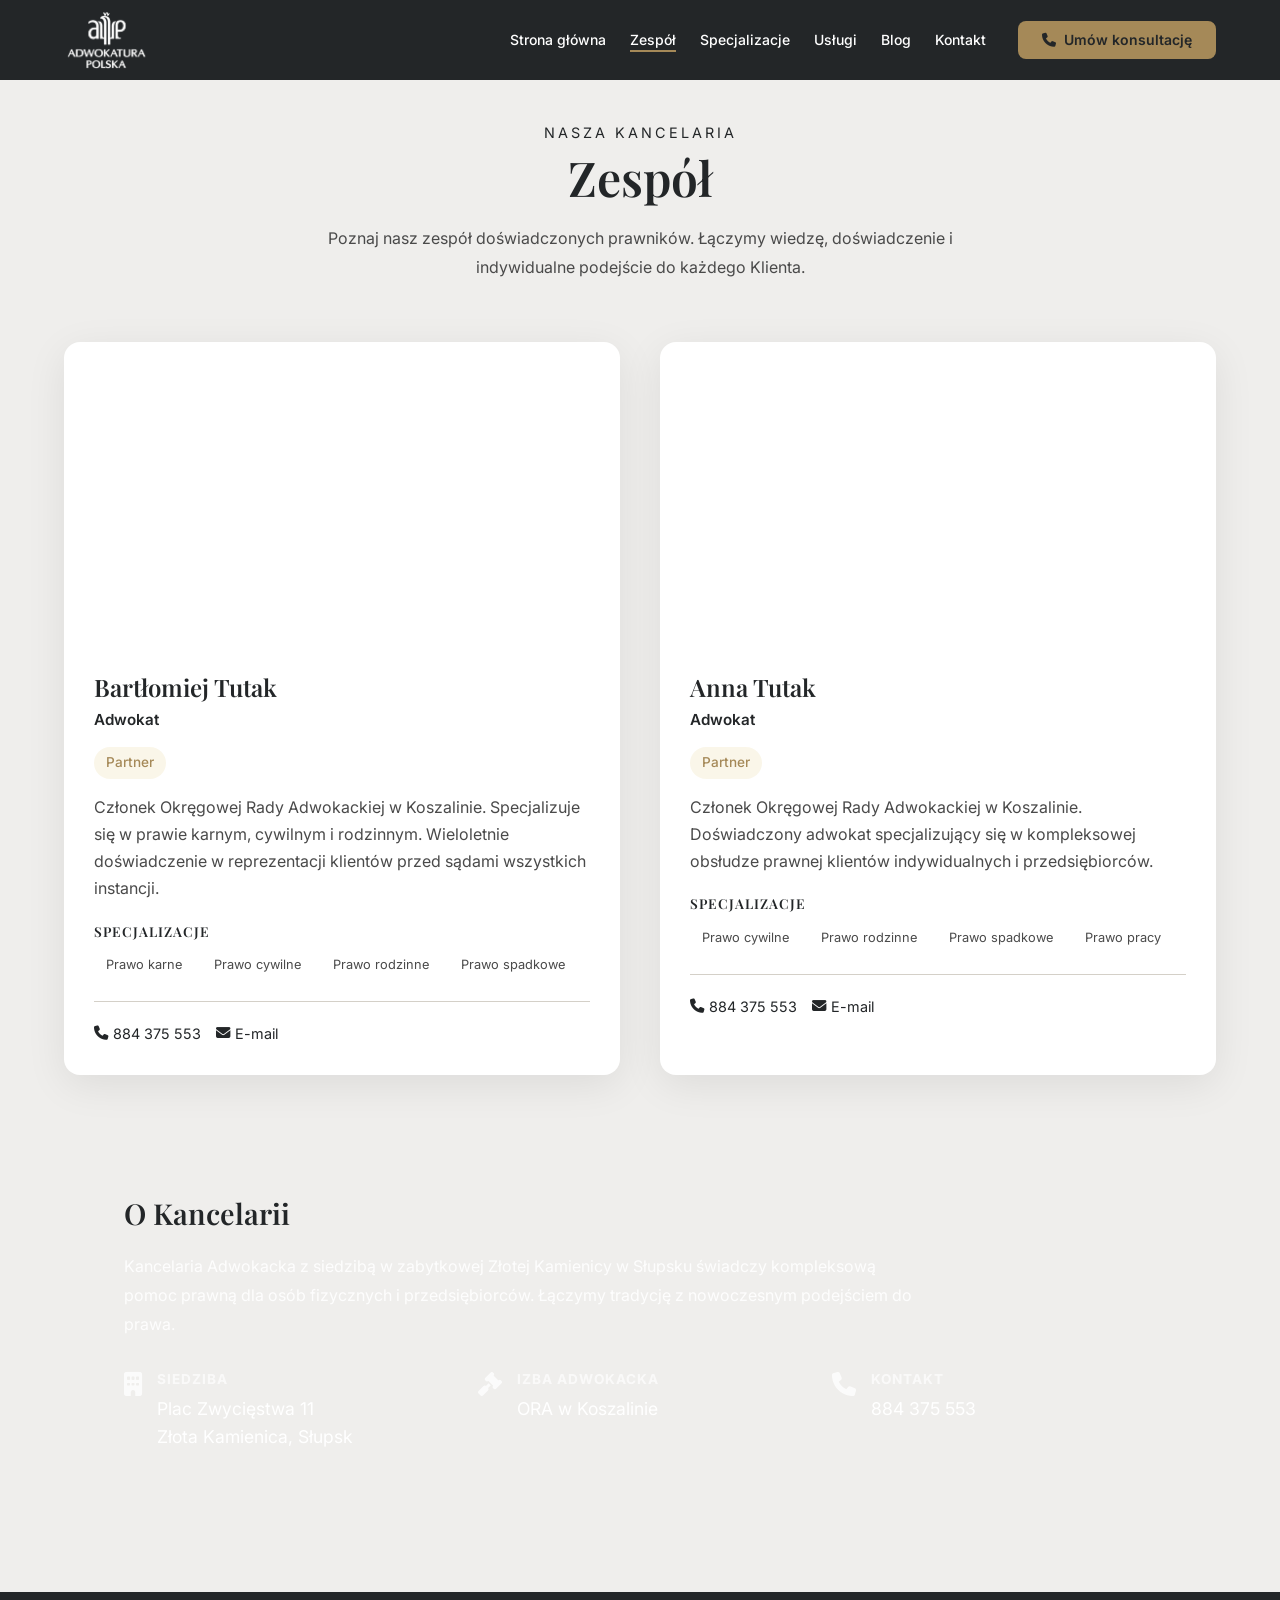
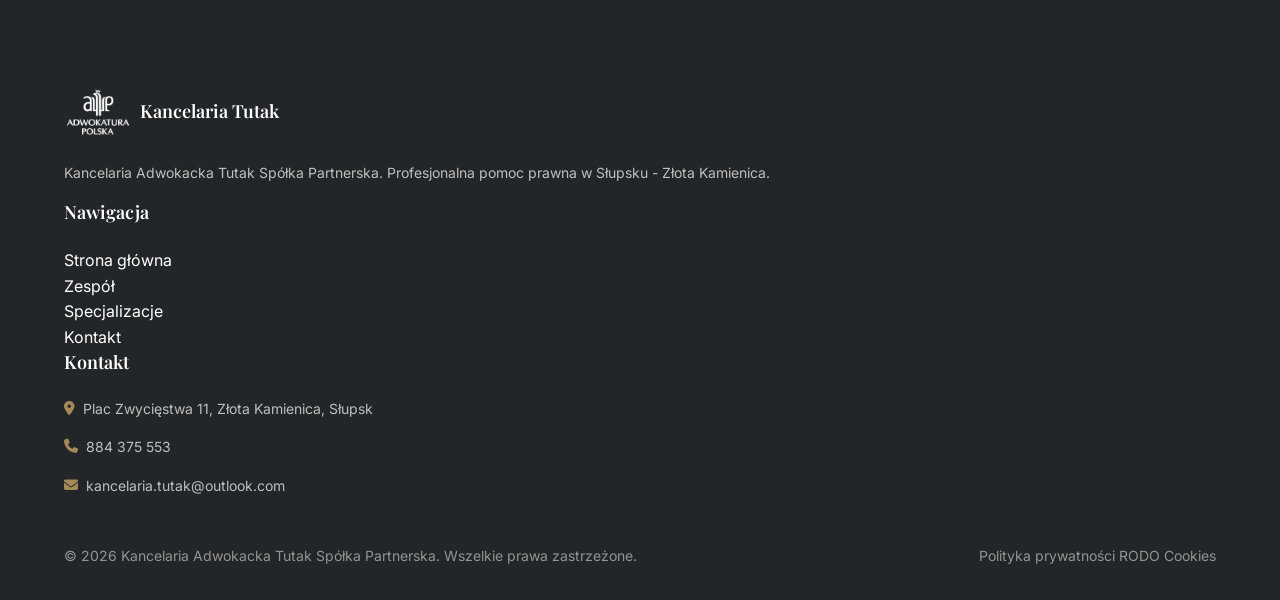
<file: zespol.html>
<!DOCTYPE html>
<html lang="pl">
<head>
    <meta charset="UTF-8">
    <meta name="viewport" content="width=device-width, initial-scale=1.0">
    <meta name="description" content="Zespół Kancelarii Adwokackiej Tutak Spółka Partnerska w Słupsku - Złota Kamienica. Poznaj naszych adwokatów - Annę Tutak i Bartłomieja Tutaka.">
    <meta name="robots" content="index, follow">
    <link rel="canonical" href="https://bartlomiejtutak.netlify.app/zespol.html">
    <title>Zespół | Kancelaria Adwokacka Tutak - Słupsk</title>
    
    <!-- Open Graph -->
    <meta property="og:title" content="Zespół | Kancelaria Adwokacka Tutak - Słupsk">
    <meta property="og:description" content="Poznaj zespół naszej kancelarii adwokackiej w Słupsku. Doświadczeni adwokaci i prawnicy.">
    <meta property="og:type" content="website">
    <meta property="og:url" content="https://bartlomiejtutak.netlify.app/zespol.html">
    
    <!-- Fonts -->
    <link rel="preconnect" href="https://fonts.googleapis.com">
    <link rel="preconnect" href="https://fonts.gstatic.com" crossorigin>
    <link href="https://fonts.googleapis.com/css2?family=Playfair+Display:wght@400;500;600;700&family=Inter:wght@300;400;500;600&display=swap" rel="stylesheet">
    
    <!-- Icons -->
    <link rel="stylesheet" href="https://cdnjs.cloudflare.com/ajax/libs/font-awesome/6.5.1/css/all.min.css">
    
    <!-- Styles -->
    <link rel="stylesheet" href="css/style.css">
    <link rel="stylesheet" href="css/responsive.css">
    <link rel="stylesheet" href="css/legal.css">
    
    <style>
        .team-page {
            padding-top: 120px;
            padding-bottom: 80px;
            min-height: 100vh;
        }
        
        .team-header {
            text-align: center;
            margin-bottom: 60px;
        }
        
        .team-header__subtitle {
            color: var(--color-primary-dark);
            font-size: 0.9rem;
            text-transform: uppercase;
            letter-spacing: 3px;
            margin-bottom: 1rem;
        }
        
        .team-header__title {
            font-family: var(--font-heading);
            font-size: clamp(2rem, 5vw, 3rem);
            color: var(--color-text);
            margin-bottom: 1rem;
        }
        
        .team-header__desc {
            color: var(--color-text-light);
            max-width: 700px;
            margin: 0 auto;
            line-height: 1.8;
        }
        
        .team-grid {
            display: grid;
            grid-template-columns: repeat(auto-fit, minmax(350px, 1fr));
            gap: 40px;
            margin-bottom: 60px;
        }
        
        .team-card {
            background: white;
            border-radius: 16px;
            overflow: hidden;
            box-shadow: 0 10px 40px rgba(0, 0, 0, 0.08);
            transition: transform 0.3s ease, box-shadow 0.3s ease;
        }
        
        .team-card:hover {
            transform: translateY(-5px);
            box-shadow: 0 20px 50px rgba(0, 0, 0, 0.12);
        }
        
        .team-card__image {
            width: 100%;
            height: 300px;
            background: linear-gradient(135deg, var(--color-primary) 0%, var(--color-dark) 100%);
            display: flex;
            align-items: center;
            justify-content: center;
            position: relative;
        }
        
        .team-card__image img {
            width: 100%;
            height: 100%;
            object-fit: cover;
        }
        
        .team-card__image-placeholder {
            width: 120px;
            height: 120px;
            background: rgba(255, 255, 255, 0.1);
            border-radius: 50%;
            display: flex;
            align-items: center;
            justify-content: center;
        }
        
        .team-card__image-placeholder i {
            font-size: 4rem;
            color: rgba(255, 255, 255, 0.5);
        }
        
        .team-card__content {
            padding: 30px;
        }
        
        .team-card__name {
            font-family: var(--font-heading);
            font-size: 1.5rem;
            color: var(--color-text);
            margin-bottom: 5px;
        }
        
        .team-card__title {
            color: var(--color-primary-dark);
            font-weight: 600;
            margin-bottom: 15px;
            font-size: 0.95rem;
        }
        
        .team-card__role {
            color: var(--color-secondary);
            font-weight: 500;
            font-size: 0.85rem;
            margin-bottom: 15px;
            padding: 5px 12px;
            background: rgba(201, 162, 39, 0.1);
            display: inline-block;
            border-radius: 20px;
        }
        
        .team-card__bio {
            color: var(--color-text-light);
            line-height: 1.7;
            margin-bottom: 20px;
        }
        
        .team-card__specializations {
            margin-bottom: 20px;
        }
        
        .team-card__specializations h4 {
            font-size: 0.85rem;
            color: var(--color-text);
            margin-bottom: 10px;
            text-transform: uppercase;
            letter-spacing: 1px;
        }
        
        .team-card__tags {
            display: flex;
            flex-wrap: wrap;
            gap: 8px;
        }
        
        .team-card__tag {
            background: var(--color-background);
            color: var(--color-text-light);
            padding: 5px 12px;
            border-radius: 20px;
            font-size: 0.8rem;
        }
        
        .team-card__contact {
            display: flex;
            gap: 15px;
            padding-top: 20px;
            border-top: 1px solid var(--color-border);
        }
        
        .team-card__contact a {
            color: var(--color-primary-dark);
            text-decoration: none;
            font-size: 0.9rem;
            display: flex;
            align-items: center;
            gap: 5px;
            transition: color 0.3s ease;
        }
        
        .team-card__contact a:hover {
            color: var(--color-dark);
        }
        
        .company-info {
            background: linear-gradient(135deg, var(--color-primary) 0%, var(--color-dark) 100%);
            color: white;
            padding: 60px;
            border-radius: 16px;
            margin-top: 40px;
        }
        
        .company-info__title {
            font-family: var(--font-heading);
            font-size: 1.8rem;
            margin-bottom: 20px;
        }
        
        .company-info__text {
            line-height: 1.8;
            opacity: 0.9;
            margin-bottom: 30px;
            max-width: 800px;
        }
        
        .company-info__details {
            display: grid;
            grid-template-columns: repeat(auto-fit, minmax(200px, 1fr));
            gap: 30px;
        }
        
        .company-info__item {
            display: flex;
            align-items: flex-start;
            gap: 15px;
        }
        
        .company-info__item i {
            font-size: 1.5rem;
            opacity: 0.8;
            margin-top: 3px;
        }
        
        .company-info__item strong {
            display: block;
            margin-bottom: 5px;
            font-size: 0.85rem;
            text-transform: uppercase;
            letter-spacing: 1px;
            opacity: 0.7;
        }
        
        .company-info__item span {
            font-size: 1.1rem;
        }
        
        @media (max-width: 768px) {
            .team-grid {
                grid-template-columns: 1fr;
            }
            
            .company-info {
                padding: 30px;
            }
            
            .company-info__details {
                grid-template-columns: 1fr;
            }
        }
    </style>
</head>
<body>
    <!-- Navigation -->
    <header class="header header--solid" id="header">
        <nav class="nav container">
            <a href="index.html" class="nav__logo">
                <img src="img/logo.png" alt="Adwokatura Polska" class="nav__logo-img">
            </a>
            
            <div class="nav__menu" id="nav-menu">
                <ul class="nav__list">
                    <li class="nav__item">
                        <a href="index.html" class="nav__link">Strona główna</a>
                    </li>
                    <li class="nav__item">
                        <a href="zespol.html" class="nav__link active">Zespół</a>
                    </li>
                    <li class="nav__item">
                        <a href="index.html#specializations" class="nav__link">Specjalizacje</a>
                    </li>
                    <li class="nav__item">
                        <a href="index.html#services" class="nav__link">Usługi</a>
                    </li>
                    <li class="nav__item">
                        <a href="blog/index.html" class="nav__link">Blog</a>
                    </li>
                    <li class="nav__item">
                        <a href="index.html#contact" class="nav__link">Kontakt</a>
                    </li>
                </ul>
                
                <a href="tel:+48884375553" class="nav__cta">
                    <i class="fas fa-phone"></i>
                    Umów konsultację
                </a>
                
                <div class="nav__close" id="nav-close">
                    <i class="fas fa-times"></i>
                </div>
            </div>
            
            <div class="nav__toggle" id="nav-toggle">
                <i class="fas fa-bars"></i>
            </div>
        </nav>
    </header>

    <main class="team-page">
        <div class="container">
            <!-- Header -->
            <div class="team-header">
                <span class="team-header__subtitle">Nasza Kancelaria</span>
                <h1 class="team-header__title">Zespół</h1>
                <p class="team-header__desc">
                    Poznaj nasz zespół doświadczonych prawników. Łączymy wiedzę, doświadczenie 
                    i indywidualne podejście do każdego Klienta.
                </p>
            </div>
            
            <!-- Team Grid -->
            <div class="team-grid">
                <!-- Partner 1 - Bartłomiej Tutak -->
                <div class="team-card">
                    <div class="team-card__image">
                        <!-- Dodaj zdjęcie: <img src="img/bartlomiej-tutak.jpg" alt="adw. Bartłomiej Tutak"> -->
                        <div class="team-card__image-placeholder">
                            <i class="fas fa-user"></i>
                        </div>
                    </div>
                    <div class="team-card__content">
                        <h2 class="team-card__name">Bartłomiej Tutak</h2>
                        <p class="team-card__title">Adwokat</p>
                        <span class="team-card__role">Partner</span>
                        <p class="team-card__bio">
                            Członek Okręgowej Rady Adwokackiej w Koszalinie. 
                            Specjalizuje się w prawie karnym, cywilnym i rodzinnym. 
                            Wieloletnie doświadczenie w reprezentacji klientów przed sądami wszystkich instancji.
                        </p>
                        <div class="team-card__specializations">
                            <h4>Specjalizacje</h4>
                            <div class="team-card__tags">
                                <span class="team-card__tag">Prawo karne</span>
                                <span class="team-card__tag">Prawo cywilne</span>
                                <span class="team-card__tag">Prawo rodzinne</span>
                                <span class="team-card__tag">Prawo spadkowe</span>
                            </div>
                        </div>
                        <div class="team-card__contact">
                            <a href="tel:+48884375553">
                                <i class="fas fa-phone"></i> 884 375 553
                            </a>
                            <a href="mailto:kancelaria.tutak@outlook.com">
                                <i class="fas fa-envelope"></i> E-mail
                            </a>
                        </div>
                    </div>
                </div>
                
                <!-- Partner 2 - Anna Tutak -->
                <div class="team-card">
                    <div class="team-card__image">
                        <!-- Dodaj zdjęcie: <img src="img/anna-tutak.jpg" alt="adw. Anna Tutak"> -->
                        <div class="team-card__image-placeholder">
                            <i class="fas fa-user"></i>
                        </div>
                    </div>
                    <div class="team-card__content">
                        <h2 class="team-card__name">Anna Tutak</h2>
                        <p class="team-card__title">Adwokat</p>
                        <span class="team-card__role">Partner</span>
                        <p class="team-card__bio">
                            Członek Okręgowej Rady Adwokackiej w Koszalinie. 
                            Doświadczony adwokat specjalizujący się w kompleksowej 
                            obsłudze prawnej klientów indywidualnych i przedsiębiorców.
                        </p>
                        <div class="team-card__specializations">
                            <h4>Specjalizacje</h4>
                            <div class="team-card__tags">
                                <span class="team-card__tag">Prawo cywilne</span>
                                <span class="team-card__tag">Prawo rodzinne</span>
                                <span class="team-card__tag">Prawo spadkowe</span>
                                <span class="team-card__tag">Prawo pracy</span>
                            </div>
                        </div>
                        <div class="team-card__contact">
                            <a href="tel:+48884375553">
                                <i class="fas fa-phone"></i> 884 375 553
                            </a>
                            <a href="mailto:kancelaria.tutak@outlook.com">
                                <i class="fas fa-envelope"></i> E-mail
                            </a>
                        </div>
                    </div>
                </div>
            </div>
            
            <!-- Company Info -->
            <div class="company-info">
                <h2 class="company-info__title">O Kancelarii</h2>
                <p class="company-info__text">
                    Kancelaria Adwokacka z siedzibą w zabytkowej Złotej Kamienicy w Słupsku 
                    świadczy kompleksową pomoc prawną dla osób fizycznych i przedsiębiorców. 
                    Łączymy tradycję z nowoczesnym podejściem do prawa.
                </p>
                <div class="company-info__details">
                    <div class="company-info__item">
                        <i class="fas fa-building"></i>
                        <div>
                            <strong>Siedziba</strong>
                            <span>Plac Zwycięstwa 11<br>Złota Kamienica, Słupsk</span>
                        </div>
                    </div>
                    <div class="company-info__item">
                        <i class="fas fa-gavel"></i>
                        <div>
                            <strong>Izba Adwokacka</strong>
                            <span>ORA w Koszalinie</span>
                        </div>
                    </div>
                    <div class="company-info__item">
                        <i class="fas fa-phone"></i>
                        <div>
                            <strong>Kontakt</strong>
                            <span>884 375 553</span>
                        </div>
                    </div>
                </div>
            </div>
        </div>
    </main>

    <!-- Footer -->
    <footer class="footer">
        <div class="container">
            <div class="footer__grid">
                <div class="footer__brand">
                    <a href="index.html" class="footer__logo">
                        <img src="img/logo.png" alt="Adwokatura Polska" class="footer__logo-img">
                        <span>Kancelaria Tutak</span>
                    </a>
                    <p class="footer__desc">
                        Kancelaria Adwokacka Tutak Spółka Partnerska. 
                        Profesjonalna pomoc prawna w Słupsku - Złota Kamienica.
                    </p>
                </div>
                
                <div class="footer__links">
                    <h4 class="footer__title">Nawigacja</h4>
                    <ul>
                        <li><a href="index.html">Strona główna</a></li>
                        <li><a href="zespol.html">Zespół</a></li>
                        <li><a href="index.html#specializations">Specjalizacje</a></li>
                        <li><a href="index.html#contact">Kontakt</a></li>
                    </ul>
                </div>
                
                <div class="footer__contact">
                    <h4 class="footer__title">Kontakt</h4>
                    <div class="footer__contact-item">
                        <i class="fas fa-map-marker-alt"></i>
                        <span>Plac Zwycięstwa 11, Złota Kamienica, Słupsk</span>
                    </div>
                    <div class="footer__contact-item">
                        <i class="fas fa-phone"></i>
                        <a href="tel:+48884375553">884 375 553</a>
                    </div>
                    <div class="footer__contact-item">
                        <i class="fas fa-envelope"></i>
                        <a href="mailto:kancelaria.tutak@outlook.com">kancelaria.tutak@outlook.com</a>
                    </div>
                </div>
            </div>
            
            <div class="footer__bottom">
                <p>&copy; 2026 Kancelaria Adwokacka Tutak Spółka Partnerska. Wszelkie prawa zastrzeżone.</p>
                <div class="footer__legal">
                    <a href="polityka-prywatnosci.html">Polityka prywatności</a>
                    <a href="rodo.html">RODO</a>
                    <a href="cookies.html">Cookies</a>
                </div>
            </div>
        </div>
    </footer>

    <script src="js/main.js"></script>
</body>
</html>
</file>
<file: css/style.css>
/* ===== CSS VARIABLES ===== */
:root {
    /* Colors - Kaszmirowa elegancja */
    --color-primary: #BFB29E;
    --color-primary-dark: #232628;
    --color-secondary: #A58958;
    --color-secondary-light: #c4a76d;
    --color-accent: #9a8a78;
    --color-accent-light: #d4c8b8;
    
    --color-bg: #EFEEEC;
    --color-bg-alt: #ffffff;
    --color-text: #232628;
    --color-text-light: #4a4a4a;
    --color-text-muted: #7a7a7a;
    --color-white: #ffffff;
    --color-border: #d4d0c8;
    
    /* Gradients */
    --gradient-primary: linear-gradient(135deg, var(--color-primary) 0%, var(--color-accent) 100%);
    --gradient-gold: linear-gradient(135deg, var(--color-secondary) 0%, #e8c547 100%);
    --gradient-dark: linear-gradient(135deg, var(--color-primary-dark) 0%, var(--color-primary) 100%);
    
    /* Typography */
    --font-heading: 'Playfair Display', serif;
    --font-body: 'Inter', sans-serif;
    
    /* Font sizes */
    --fs-xs: 0.75rem;
    --fs-sm: 0.875rem;
    --fs-base: 1rem;
    --fs-lg: 1.125rem;
    --fs-xl: 1.25rem;
    --fs-2xl: 1.5rem;
    --fs-3xl: 2rem;
    --fs-4xl: 2.5rem;
    --fs-5xl: 3rem;
    --fs-6xl: 3.5rem;
    
    /* Spacing */
    --spacing-xs: 0.25rem;
    --spacing-sm: 0.5rem;
    --spacing-md: 1rem;
    --spacing-lg: 1.5rem;
    --spacing-xl: 2rem;
    --spacing-2xl: 3rem;
    --spacing-3xl: 4rem;
    --spacing-4xl: 6rem;
    
    /* Other */
    --border-radius: 8px;
    --border-radius-lg: 12px;
    --transition: all 0.3s ease;
    --shadow: 0 4px 6px rgba(0, 0, 0, 0.1);
    --shadow-lg: 0 10px 25px rgba(0, 0, 0, 0.15);
    --shadow-xl: 0 20px 40px rgba(0, 0, 0, 0.2);
    
    /* Header */
    --header-height: 80px;
}

/* ===== RESET & BASE ===== */
*,
*::before,
*::after {
    box-sizing: border-box;
    margin: 0;
    padding: 0;
}

html {
    scroll-behavior: smooth;
}

body {
    font-family: var(--font-body);
    font-size: var(--fs-base);
    line-height: 1.6;
    color: var(--color-text);
    background-color: var(--color-bg);
    overflow-x: hidden;
}

h1, h2, h3, h4, h5, h6 {
    font-family: var(--font-heading);
    font-weight: 600;
    line-height: 1.3;
    color: var(--color-primary-dark);
}

a {
    text-decoration: none;
    color: inherit;
    transition: var(--transition);
}

img {
    max-width: 100%;
    height: auto;
    display: block;
}

ul {
    list-style: none;
}

button {
    border: none;
    background: none;
    cursor: pointer;
    font-family: inherit;
}

/* ===== UTILITIES ===== */
.container {
    max-width: 1200px;
    margin: 0 auto;
    padding: 0 var(--spacing-lg);
}

.section {
    padding: var(--spacing-4xl) 0;
}

.section--dark {
    background-color: var(--color-primary-dark);
}

.section--dark .section__title,
.section--dark .section__subtitle {
    color: var(--color-white);
}

.section--accent {
    background-color: var(--color-bg);
}

.section__header {
    text-align: center;
    margin-bottom: var(--spacing-3xl);
}

.section__subtitle {
    display: inline-block;
    font-size: var(--fs-sm);
    font-weight: 600;
    text-transform: uppercase;
    letter-spacing: 2px;
    color: var(--color-secondary);
    margin-bottom: var(--spacing-sm);
}

.section__title {
    font-size: var(--fs-4xl);
    font-weight: 700;
}

/* ===== BUTTONS ===== */
.btn {
    display: inline-flex;
    align-items: center;
    justify-content: center;
    gap: var(--spacing-sm);
    padding: var(--spacing-md) var(--spacing-xl);
    font-size: var(--fs-base);
    font-weight: 500;
    border-radius: var(--border-radius);
    transition: var(--transition);
    cursor: pointer;
}

.btn--primary {
    background-color: var(--color-secondary);
    color: var(--color-primary-dark);
}

.btn--primary:hover {
    background-color: var(--color-secondary-light);
    transform: translateY(-2px);
    box-shadow: var(--shadow-lg);
}

.btn--secondary {
    background-color: transparent;
    color: var(--color-primary-dark);
    border: 2px solid var(--color-primary-dark);
}

.btn--secondary:hover {
    background-color: var(--color-primary-dark);
    color: var(--color-white);
}

.btn--full {
    width: 100%;
}

/* ===== HEADER & NAVIGATION ===== */
.header {
    position: fixed;
    top: 0;
    left: 0;
    width: 100%;
    height: var(--header-height);
    background-color: transparent;
    z-index: 1000;
    transition: var(--transition);
}

.header.scrolled {
    background-color: var(--color-primary-dark);
    box-shadow: var(--shadow);
}

.header.scrolled .nav__logo-img {
    filter: brightness(0) invert(1);
}

.nav {
    display: flex;
    align-items: center;
    justify-content: space-between;
    height: var(--header-height);
}

.nav__logo {
    display: flex;
    align-items: center;
    gap: var(--spacing-sm);
    font-family: var(--font-heading);
    font-size: var(--fs-lg);
    font-weight: 600;
    color: var(--color-white);
    white-space: nowrap;
}

.nav__logo-img {
    height: 60px;
    width: auto;
    filter: brightness(0) saturate(100%);
}

.nav__menu {
    display: flex;
    align-items: center;
    gap: var(--spacing-xl);
}

.nav__list {
    display: flex;
    align-items: center;
    gap: var(--spacing-lg);
}

.nav__link {
    font-size: var(--fs-sm);
    font-weight: 500;
    color: var(--color-white);
    position: relative;
    padding: var(--spacing-xs) 0;
}

.nav__link::after {
    content: '';
    position: absolute;
    bottom: 0;
    left: 0;
    width: 0;
    height: 2px;
    background-color: var(--color-secondary);
    transition: var(--transition);
}

.nav__link:hover::after,
.nav__link.active::after {
    width: 100%;
}

.nav__cta {
    display: flex;
    align-items: center;
    gap: var(--spacing-sm);
    padding: var(--spacing-sm) var(--spacing-lg);
    background-color: var(--color-secondary);
    color: var(--color-primary-dark);
    font-size: var(--fs-sm);
    font-weight: 600;
    border-radius: var(--border-radius);
}

.nav__cta:hover {
    background-color: var(--color-secondary-light);
}

.nav__toggle,
.nav__close {
    display: none;
    font-size: var(--fs-2xl);
    color: var(--color-white);
    cursor: pointer;
}

/* ===== HERO SECTION ===== */
.hero {
    position: relative;
    min-height: 100vh;
    display: flex;
    align-items: center;
    justify-content: center;
    background: 
        linear-gradient(135deg, rgba(191, 178, 158, 0.85) 0%, rgba(191, 178, 158, 0.9) 100%),
        url('../img/zlota-kamienica.png') center/cover no-repeat;
    overflow: hidden;
}

.hero::before {
    content: '';
    position: absolute;
    top: 0;
    left: 0;
    width: 100%;
    height: 100%;
    background-image: url('data:image/svg+xml,<svg xmlns="http://www.w3.org/2000/svg" viewBox="0 0 100 100"><defs><pattern id="grain" width="100" height="100" patternUnits="userSpaceOnUse"><circle cx="50" cy="50" r="1" fill="rgba(35,38,40,0.03)"/></pattern></defs><rect width="100" height="100" fill="url(%23grain)"/></svg>');
    opacity: 0.4;
}

.hero__overlay {
    position: absolute;
    top: 0;
    left: 0;
    width: 100%;
    height: 100%;
    background: radial-gradient(ellipse at center, rgba(191, 178, 158, 0.1) 0%, rgba(191, 178, 158, 0.3) 100%);
}

.hero__content {
    position: relative;
    text-align: center;
    color: var(--color-white);
    padding-top: var(--header-height);
}

.hero__logo {
    display: block;
    height: 300px;
    width: auto;
    margin: 0 auto var(--spacing-xl);
    filter: brightness(0);
}

.hero__subtitle {
    display: inline-block;
    font-size: var(--fs-lg);
    font-weight: 500;
    text-transform: uppercase;
    letter-spacing: 4px;
    color: var(--color-secondary);
    margin-bottom: var(--spacing-md);
}

.hero__title {
    font-size: var(--fs-6xl);
    font-weight: 700;
    color: var(--color-primary-dark);
    margin-bottom: var(--spacing-lg);
}

.hero__description {
    font-size: var(--fs-xl);
    color: rgba(35, 38, 40, 0.85);
    max-width: 600px;
    margin: 0 auto var(--spacing-2xl);
    line-height: 1.8;
}

.hero__buttons {
    display: flex;
    align-items: center;
    justify-content: center;
    gap: var(--spacing-lg);
    flex-wrap: wrap;
    margin-bottom: var(--spacing-4xl);
}

.hero__extra {
    font-size: var(--fs-base);
    color: var(--color-primary-dark);
    max-width: 800px;
    margin: 0 auto;
    line-height: 1.8;
    text-align: center;
}

.hero__scroll {
    position: absolute;
    bottom: var(--spacing-xl);
    left: 50%;
    transform: translateX(-50%);
    display: flex;
    flex-direction: column;
    align-items: center;
    gap: var(--spacing-sm);
    color: rgba(35, 38, 40, 0.6);
    font-size: var(--fs-sm);
    animation: bounce 2s infinite;
}

.hero__scroll i {
    font-size: var(--fs-xl);
}

@keyframes bounce {
    0%, 20%, 50%, 80%, 100% {
        transform: translateX(-50%) translateY(0);
    }
    40% {
        transform: translateX(-50%) translateY(-10px);
    }
    60% {
        transform: translateX(-50%) translateY(-5px);
    }
}

/* ===== ABOUT SECTION ===== */
.about__content {
    display: grid;
    grid-template-columns: 1fr 1.5fr;
    gap: var(--spacing-3xl);
    align-items: center;
}

.about__image {
    position: relative;
}

.about__image-placeholder {
    aspect-ratio: 3/4;
    background: linear-gradient(135deg, var(--color-primary) 0%, var(--color-accent) 100%);
    border-radius: var(--border-radius-lg);
    display: flex;
    flex-direction: column;
    align-items: center;
    justify-content: center;
    color: var(--color-white);
    gap: var(--spacing-md);
}

.about__image-placeholder i {
    font-size: 4rem;
    opacity: 0.5;
}

.about__image-placeholder span {
    font-size: var(--fs-sm);
    opacity: 0.5;
}

.about__badge {
    position: absolute;
    bottom: -20px;
    right: -20px;
    display: flex;
    align-items: center;
    gap: var(--spacing-sm);
    padding: var(--spacing-md) var(--spacing-lg);
    background-color: var(--color-secondary);
    color: var(--color-primary-dark);
    border-radius: var(--border-radius);
    font-size: var(--fs-sm);
    font-weight: 600;
    box-shadow: var(--shadow-lg);
}

.about__name {
    font-size: var(--fs-3xl);
    margin-bottom: var(--spacing-lg);
}

.about__text {
    color: var(--color-text-light);
    margin-bottom: var(--spacing-lg);
}

.about__values {
    display: grid;
    grid-template-columns: repeat(3, 1fr);
    gap: var(--spacing-lg);
    margin-top: var(--spacing-xl);
}

.about__value {
    display: flex;
    flex-direction: column;
    align-items: center;
    text-align: center;
    gap: var(--spacing-sm);
    padding: var(--spacing-lg);
    background-color: var(--color-bg);
    border-radius: var(--border-radius);
}

.about__value i {
    font-size: var(--fs-2xl);
    color: var(--color-secondary);
}

.about__value span {
    font-size: var(--fs-sm);
    font-weight: 500;
    color: var(--color-primary);
}

/* ===== SPECIALIZATIONS SECTION ===== */
.specializations__grid {
    display: grid;
    grid-template-columns: repeat(4, 1fr);
    gap: var(--spacing-lg);
}

.specialization__card {
    background-color: rgba(255, 255, 255, 0.05);
    border: 1px solid rgba(255, 255, 255, 0.1);
    border-radius: var(--border-radius-lg);
    padding: var(--spacing-xl);
    text-align: center;
    transition: var(--transition);
}

.specialization__card:hover {
    background-color: rgba(255, 255, 255, 0.1);
    transform: translateY(-5px);
    border-color: var(--color-secondary);
}

.specialization__icon {
    width: 70px;
    height: 70px;
    margin: 0 auto var(--spacing-lg);
    display: flex;
    align-items: center;
    justify-content: center;
    background: linear-gradient(135deg, var(--color-secondary) 0%, var(--color-secondary-light) 100%);
    border-radius: 50%;
}

.specialization__icon i {
    font-size: var(--fs-2xl);
    color: var(--color-primary-dark);
}

.specialization__title {
    font-size: var(--fs-lg);
    font-weight: 600;
    color: var(--color-white);
    margin-bottom: var(--spacing-sm);
}

.specialization__desc {
    font-size: var(--fs-sm);
    color: rgba(255, 255, 255, 0.7);
    line-height: 1.6;
}

/* ===== SERVICES SECTION ===== */
.services__grid {
    display: grid;
    grid-template-columns: repeat(2, 1fr);
    gap: var(--spacing-xl);
}

.service__item {
    display: flex;
    gap: var(--spacing-lg);
    padding: var(--spacing-xl);
    background-color: var(--color-white);
    border-radius: var(--border-radius-lg);
    box-shadow: var(--shadow);
    transition: var(--transition);
}

.service__item:hover {
    transform: translateY(-5px);
    box-shadow: var(--shadow-lg);
}

.service__number {
    font-family: var(--font-heading);
    font-size: var(--fs-4xl);
    font-weight: 700;
    color: var(--color-secondary);
    line-height: 1;
    opacity: 0.3;
}

.service__title {
    font-size: var(--fs-xl);
    margin-bottom: var(--spacing-sm);
}

.service__desc {
    font-size: var(--fs-sm);
    color: var(--color-text-light);
}

/* ===== WHY US SECTION ===== */
.why-us__grid {
    display: grid;
    grid-template-columns: repeat(4, 1fr);
    gap: var(--spacing-xl);
}

.why-us__card {
    text-align: center;
    padding: var(--spacing-2xl) var(--spacing-xl);
    background-color: var(--color-white);
    border-radius: var(--border-radius-lg);
    box-shadow: var(--shadow);
    transition: var(--transition);
}

.why-us__card:hover {
    transform: translateY(-10px);
    box-shadow: var(--shadow-xl);
}

.why-us__icon {
    width: 80px;
    height: 80px;
    margin: 0 auto var(--spacing-lg);
    display: flex;
    align-items: center;
    justify-content: center;
    background: linear-gradient(135deg, var(--color-primary) 0%, var(--color-accent) 100%);
    border-radius: 50%;
}

.why-us__icon i {
    font-size: var(--fs-3xl);
    color: var(--color-secondary);
}

.why-us__title {
    font-size: var(--fs-xl);
    margin-bottom: var(--spacing-md);
}

.why-us__desc {
    font-size: var(--fs-sm);
    color: var(--color-text-light);
}

/* ===== CONTACT SECTION ===== */
.contact__content {
    display: grid;
    grid-template-columns: 1fr 1fr;
    gap: var(--spacing-3xl);
}

.contact__info {
    display: flex;
    flex-direction: column;
    gap: var(--spacing-xl);
}

.contact__card {
    background-color: var(--color-white);
    border-radius: var(--border-radius-lg);
    overflow: hidden;
    box-shadow: var(--shadow);
}

.contact__card-header {
    display: flex;
    align-items: center;
    gap: var(--spacing-md);
    padding: var(--spacing-lg);
    background: linear-gradient(135deg, var(--color-primary) 0%, var(--color-accent) 100%);
    color: var(--color-white);
}

.contact__card-header i {
    font-size: var(--fs-xl);
    color: var(--color-secondary);
}

.contact__card-header h3 {
    font-size: var(--fs-lg);
    font-weight: 600;
    color: var(--color-white);
}

.contact__card-body {
    padding: var(--spacing-lg);
}

.contact__item {
    display: flex;
    gap: var(--spacing-md);
    margin-bottom: var(--spacing-md);
}

.contact__item:last-child {
    margin-bottom: 0;
}

.contact__item i {
    color: var(--color-secondary);
    font-size: var(--fs-lg);
    margin-top: 3px;
}

.contact__item a {
    color: var(--color-accent);
}

.contact__item a:hover {
    color: var(--color-secondary);
}

.contact__map {
    border-top: 1px solid var(--color-border);
}

.contact__map iframe {
    display: block;
}

/* Form Wrapper */
.contact__form-wrapper {
    background-color: var(--color-white);
    padding: var(--spacing-2xl);
    border-radius: var(--border-radius-lg);
    box-shadow: var(--shadow);
}

.contact__form-title {
    font-size: var(--fs-2xl);
    margin-bottom: var(--spacing-sm);
}

.contact__form-desc {
    color: var(--color-text-light);
    margin-bottom: var(--spacing-xl);
}

/* Form Styles */
.form__group {
    margin-bottom: var(--spacing-lg);
}

.form__row {
    display: grid;
    grid-template-columns: 1fr 1fr;
    gap: var(--spacing-lg);
}

.form__label {
    display: block;
    font-size: var(--fs-sm);
    font-weight: 500;
    color: var(--color-primary-dark);
    margin-bottom: var(--spacing-sm);
}

.form__input {
    width: 100%;
    padding: var(--spacing-md);
    font-family: inherit;
    font-size: var(--fs-base);
    border: 1px solid var(--color-border);
    border-radius: var(--border-radius);
    transition: var(--transition);
    background-color: var(--color-bg);
}

.form__input:focus {
    outline: none;
    border-color: var(--color-secondary);
    box-shadow: 0 0 0 3px rgba(201, 162, 39, 0.1);
}

.form__input::placeholder {
    color: var(--color-text-muted);
}

.form__textarea {
    resize: vertical;
    min-height: 120px;
}

.form__checkbox {
    display: flex;
    align-items: flex-start;
    gap: var(--spacing-sm);
}

.form__checkbox input {
    margin-top: 4px;
    width: 18px;
    height: 18px;
    accent-color: var(--color-secondary);
}

.form__checkbox label {
    font-size: var(--fs-sm);
    color: var(--color-text-light);
}

.form__checkbox a {
    color: var(--color-secondary);
    text-decoration: underline;
}

/* Contact centered layout */
.contact__content--centered {
    display: grid;
    grid-template-columns: 1fr 1.2fr;
    gap: var(--spacing-3xl);
    align-items: start;
}

.contact__info--single {
    max-width: 100%;
    width: 100%;
}

.contact__card--large {
    text-align: center;
}

.contact__card--large .contact__card-body {
    padding: var(--spacing-2xl);
}

.contact__card--large .contact__item {
    justify-content: center;
    flex-direction: column;
    align-items: center;
    text-align: center;
    margin-bottom: var(--spacing-xl);
}

.contact__card--large .contact__item i {
    font-size: var(--fs-2xl);
    margin-bottom: var(--spacing-sm);
}

.contact__card--large .contact__item a {
    font-size: var(--fs-lg);
}

/* Form button full width */
.btn--full {
    width: 100%;
    justify-content: center;
    margin-top: var(--spacing-lg);
}

/* ===== FOOTER ===== */
.footer {
    background-color: var(--color-primary-dark);
    color: var(--color-white);
    padding-top: var(--spacing-4xl);
}

.footer__content {
    display: grid;
    grid-template-columns: 2fr 1fr 1fr 1.5fr;
    gap: var(--spacing-3xl);
    padding-bottom: var(--spacing-3xl);
    border-bottom: 1px solid rgba(255, 255, 255, 0.1);
}

.footer__logo {
    display: flex;
    align-items: center;
    gap: var(--spacing-sm);
    font-family: var(--font-heading);
    font-size: var(--fs-lg);
    font-weight: 600;
    color: var(--color-white);
    margin-bottom: var(--spacing-lg);
}

.footer__logo-img {
    height: 48px;
    width: auto;
    filter: brightness(0) invert(1);
}

.footer__desc {
    font-size: var(--fs-sm);
    color: rgba(255, 255, 255, 0.7);
    line-height: 1.8;
    margin-bottom: var(--spacing-md);
}

.footer__member {
    display: flex;
    align-items: center;
    gap: var(--spacing-sm);
    font-size: var(--fs-xs);
    color: var(--color-secondary);
    margin-bottom: var(--spacing-lg);
}

.footer__member i {
    font-size: var(--fs-sm);
}

.footer__social {
    display: flex;
    gap: var(--spacing-md);
}

.footer__social-link {
    width: 40px;
    height: 40px;
    display: flex;
    align-items: center;
    justify-content: center;
    background-color: rgba(255, 255, 255, 0.1);
    border-radius: 50%;
    color: var(--color-white);
    transition: var(--transition);
}

.footer__social-link:hover {
    background-color: var(--color-secondary);
    color: var(--color-primary-dark);
}

.footer__title {
    font-size: var(--fs-lg);
    font-weight: 600;
    color: var(--color-white);
    margin-bottom: var(--spacing-lg);
}

.footer__list {
    display: flex;
    flex-direction: column;
    gap: var(--spacing-sm);
}

.footer__list a {
    font-size: var(--fs-sm);
    color: rgba(255, 255, 255, 0.7);
}

.footer__list a:hover {
    color: var(--color-secondary);
}

.footer__contact-item {
    display: flex;
    align-items: flex-start;
    gap: var(--spacing-sm);
    font-size: var(--fs-sm);
    color: rgba(255, 255, 255, 0.7);
    margin-bottom: var(--spacing-md);
}

.footer__contact-item i {
    color: var(--color-secondary);
    margin-top: 3px;
}

.footer__contact-item a {
    color: rgba(255, 255, 255, 0.7);
}

.footer__contact-item a:hover {
    color: var(--color-secondary);
}

.footer__bottom {
    display: flex;
    align-items: center;
    justify-content: space-between;
    padding: var(--spacing-xl) 0;
    font-size: var(--fs-sm);
    color: rgba(255, 255, 255, 0.5);
}

.footer__bottom-links {
    display: flex;
    gap: var(--spacing-xl);
}

.footer__bottom-links a {
    color: rgba(255, 255, 255, 0.5);
}

.footer__bottom-links a:hover {
    color: var(--color-secondary);
}

/* ===== SCROLL ANIMATIONS ===== */
.fade-in {
    opacity: 0;
    transform: translateY(30px);
    transition: opacity 0.6s ease, transform 0.6s ease;
}

.fade-in.visible {
    opacity: 1;
    transform: translateY(0);
}

/* Staggered animations */
.fade-in-stagger > * {
    opacity: 0;
    transform: translateY(20px);
    transition: opacity 0.5s ease, transform 0.5s ease;
}

.fade-in-stagger.visible > *:nth-child(1) { transition-delay: 0.1s; }
.fade-in-stagger.visible > *:nth-child(2) { transition-delay: 0.2s; }
.fade-in-stagger.visible > *:nth-child(3) { transition-delay: 0.3s; }
.fade-in-stagger.visible > *:nth-child(4) { transition-delay: 0.4s; }
.fade-in-stagger.visible > *:nth-child(5) { transition-delay: 0.5s; }
.fade-in-stagger.visible > *:nth-child(6) { transition-delay: 0.6s; }
.fade-in-stagger.visible > *:nth-child(7) { transition-delay: 0.7s; }
.fade-in-stagger.visible > *:nth-child(8) { transition-delay: 0.8s; }

.fade-in-stagger.visible > * {
    opacity: 1;
    transform: translateY(0);
}

/* ===== ENHANCED HOVER EFFECTS ===== */
/* Lift effect on cards */
.specialization__card,
.service__item,
.why-us__card,
.contact__card {
    position: relative;
    overflow: hidden;
}

.specialization__card::before,
.why-us__card::before {
    content: '';
    position: absolute;
    top: 0;
    left: -100%;
    width: 100%;
    height: 100%;
    background: linear-gradient(90deg, transparent, rgba(255,255,255,0.1), transparent);
    transition: left 0.6s ease;
}

.specialization__card:hover::before,
.why-us__card:hover::before {
    left: 100%;
}

/* Icon animations */
.specialization__icon,
.why-us__icon,
.about__value i,
.service__number {
    transition: all 0.4s cubic-bezier(0.175, 0.885, 0.32, 1.275);
}

.specialization__card:hover .specialization__icon {
    transform: scale(1.1) rotate(5deg);
}

.why-us__card:hover .why-us__icon {
    transform: scale(1.15);
    box-shadow: 0 10px 30px rgba(201, 162, 39, 0.4);
}

.about__value:hover i {
    transform: scale(1.2);
    color: var(--color-accent);
}

.service__item:hover .service__number {
    opacity: 0.6;
    transform: scale(1.1);
}

/* Button pulse animation */
.btn--primary {
    position: relative;
    overflow: hidden;
}

.btn--primary::after {
    content: '';
    position: absolute;
    top: 50%;
    left: 50%;
    width: 0;
    height: 0;
    border-radius: 50%;
    background: rgba(255, 255, 255, 0.3);
    transform: translate(-50%, -50%);
    transition: width 0.6s ease, height 0.6s ease;
}

.btn--primary:hover::after {
    width: 300px;
    height: 300px;
}

/* ===== STATS SECTION ===== */
.stats {
    background: var(--gradient-primary);
    padding: var(--spacing-3xl) 0;
    position: relative;
    overflow: hidden;
}

.stats::before {
    content: '';
    position: absolute;
    top: -50%;
    left: -50%;
    width: 200%;
    height: 200%;
    background: radial-gradient(circle, rgba(201, 162, 39, 0.1) 0%, transparent 50%);
    animation: pulse-bg 8s ease-in-out infinite;
}

@keyframes pulse-bg {
    0%, 100% { transform: scale(1); opacity: 0.5; }
    50% { transform: scale(1.2); opacity: 0.8; }
}

.stats__grid {
    display: grid;
    grid-template-columns: repeat(4, 1fr);
    gap: var(--spacing-xl);
    position: relative;
    z-index: 1;
}

.stat__item {
    text-align: center;
    color: var(--color-white);
    padding: var(--spacing-xl);
}

.stat__number {
    font-family: var(--font-heading);
    font-size: var(--fs-5xl);
    font-weight: 700;
    color: var(--color-secondary);
    line-height: 1;
    margin-bottom: var(--spacing-sm);
    display: flex;
    align-items: center;
    justify-content: center;
    gap: 2px;
}

.stat__number .counter {
    display: inline-block;
}

.stat__label {
    font-size: var(--fs-sm);
    text-transform: uppercase;
    letter-spacing: 1px;
    opacity: 0.9;
}

.stat__icon {
    font-size: var(--fs-2xl);
    color: var(--color-secondary);
    margin-bottom: var(--spacing-md);
    opacity: 0.6;
}

/* ===== QUOTE SECTION ===== */
.quote {
    background-color: var(--color-bg);
    padding: var(--spacing-4xl) 0;
    position: relative;
    overflow: hidden;
}

.quote::before,
.quote::after {
    content: '"';
    font-family: var(--font-heading);
    font-size: 20rem;
    color: var(--color-secondary);
    opacity: 0.05;
    position: absolute;
    line-height: 1;
}

.quote::before {
    top: -2rem;
    left: 2rem;
}

.quote::after {
    bottom: -8rem;
    right: 2rem;
    transform: rotate(180deg);
}

.quote__content {
    max-width: 900px;
    margin: 0 auto;
    text-align: center;
    position: relative;
    z-index: 1;
}

.quote__text {
    font-family: var(--font-heading);
    font-size: var(--fs-3xl);
    font-weight: 500;
    font-style: italic;
    color: var(--color-primary-dark);
    line-height: 1.6;
    margin-bottom: var(--spacing-xl);
}

.quote__author {
    display: flex;
    align-items: center;
    justify-content: center;
    gap: var(--spacing-md);
}

.quote__author-line {
    width: 50px;
    height: 2px;
    background-color: var(--color-secondary);
}

.quote__author-name {
    font-size: var(--fs-lg);
    font-weight: 600;
    color: var(--color-primary-dark);
}

.quote__author-title {
    font-size: var(--fs-sm);
    color: var(--color-text-light);
}

/* ===== FLOATING CALL BUTTON ===== */
.floating-cta {
    position: fixed;
    bottom: var(--spacing-xl);
    right: var(--spacing-xl);
    z-index: 999;
    display: flex;
    flex-direction: column;
    gap: var(--spacing-md);
}

.floating-btn {
    width: 60px;
    height: 60px;
    border-radius: 50%;
    display: flex;
    align-items: center;
    justify-content: center;
    font-size: var(--fs-xl);
    box-shadow: var(--shadow-lg);
    transition: all 0.3s ease;
    cursor: pointer;
    border: none;
}

.floating-btn--phone {
    background: var(--gradient-gold);
    color: var(--color-primary-dark);
    animation: pulse-ring 2s ease-out infinite;
}

.floating-btn--phone:hover {
    transform: scale(1.1);
    box-shadow: 0 10px 40px rgba(201, 162, 39, 0.5);
}

@keyframes pulse-ring {
    0% {
        box-shadow: 0 0 0 0 rgba(201, 162, 39, 0.6);
    }
    70% {
        box-shadow: 0 0 0 20px rgba(201, 162, 39, 0);
    }
    100% {
        box-shadow: 0 0 0 0 rgba(201, 162, 39, 0);
    }
}

.floating-btn--top {
    background-color: var(--color-primary-dark);
    color: var(--color-white);
    opacity: 0;
    visibility: hidden;
    transform: translateY(20px);
}

.floating-btn--top.visible {
    opacity: 1;
    visibility: visible;
    transform: translateY(0);
}

.floating-btn--top:hover {
    background-color: var(--color-accent);
}

/* Decorative elements */
.decorative-line {
    width: 60px;
    height: 4px;
    background: var(--gradient-gold);
    border-radius: 2px;
    margin: 0 auto var(--spacing-lg);
}

.section__header .decorative-line {
    margin-top: var(--spacing-md);
}

/* Enhanced section backgrounds */
.section--dark {
    background: var(--gradient-dark);
    position: relative;
}

.section--dark::before {
    content: '';
    position: absolute;
    top: 0;
    left: 0;
    right: 0;
    bottom: 0;
    background: url("data:image/svg+xml,%3Csvg width='60' height='60' viewBox='0 0 60 60' xmlns='http://www.w3.org/2000/svg'%3E%3Cg fill='none' fill-rule='evenodd'%3E%3Cg fill='%23ffffff' fill-opacity='0.02'%3E%3Cpath d='M36 34v-4h-2v4h-4v2h4v4h2v-4h4v-2h-4zm0-30V0h-2v4h-4v2h4v4h2V6h4V4h-4zM6 34v-4H4v4H0v2h4v4h2v-4h4v-2H6zM6 4V0H4v4H0v2h4v4h2V6h4V4H6z'/%3E%3C/g%3E%3C/g%3E%3C/svg%3E");
    opacity: 0.5;
}

/* Hero enhancements */
.hero__content {
    animation: fadeInUp 1s ease forwards;
}

.hero__subtitle {
    animation: fadeInUp 1s ease 0.2s forwards;
    opacity: 0;
}

.hero__title {
    animation: fadeInUp 1s ease 0.4s forwards;
    opacity: 0;
}

.hero__description {
    animation: fadeInUp 1s ease 0.6s forwards;
    opacity: 0;
}

.hero__buttons {
    animation: fadeInUp 1s ease 0.8s forwards;
    opacity: 0;
}

@keyframes fadeInUp {
    from {
        opacity: 0;
        transform: translateY(30px);
    }
    to {
        opacity: 1;
        transform: translateY(0);
    }
}

/* Scroll indicator enhancement */
.hero__scroll {
    animation: bounce 2s infinite, fadeIn 1s ease 1.5s forwards;
    opacity: 0;
}

@keyframes fadeIn {
    to { opacity: 0.6; }
}

.hero__scroll:hover {
    color: var(--color-secondary);
}

.hero__scroll i {
    animation: scrollArrow 1.5s infinite;
}

@keyframes scrollArrow {
    0%, 100% { transform: translateY(0); }
    50% { transform: translateY(8px); }
}

/* ===== FORM SUCCESS/ERROR STATES ===== */
.form__message {
    padding: var(--spacing-md);
    border-radius: var(--border-radius);
    margin-bottom: var(--spacing-lg);
    font-size: var(--fs-sm);
}

.form__message--success {
    background-color: #d4edda;
    color: #155724;
    border: 1px solid #c3e6cb;
}

.form__message--error {
    background-color: #f8d7da;
    color: #721c24;
    border: 1px solid #f5c6cb;
}

.form__input--error {
    border-color: #dc3545;
}

/* Honeypot - ukryte pole anti-spam */
.form__honeypot {
    position: absolute;
    left: -9999px;
    width: 1px;
    height: 1px;
    opacity: 0;
    pointer-events: none;
}
</file>
<file: css/responsive.css>
/* ===== RESPONSIVE STYLES ===== */

/* ===== LARGE DESKTOP (1200px+) ===== */
@media screen and (min-width: 1400px) {
    .container {
        max-width: 1320px;
    }
}

/* ===== DESKTOP (992px - 1199px) ===== */
@media screen and (max-width: 1199px) {
    :root {
        --fs-6xl: 3rem;
        --fs-5xl: 2.5rem;
        --fs-4xl: 2rem;
    }
    
    .specializations__grid {
        grid-template-columns: repeat(3, 1fr);
    }
    
    .why-us__grid {
        grid-template-columns: repeat(2, 1fr);
    }
    
    .footer__content {
        grid-template-columns: 1.5fr 1fr 1fr 1.5fr;
        gap: var(--spacing-xl);
    }
}

/* ===== TABLET (768px - 991px) ===== */
@media screen and (max-width: 991px) {
    :root {
        --fs-6xl: 2.5rem;
        --fs-5xl: 2rem;
        --fs-4xl: 1.75rem;
        --header-height: 70px;
    }
    
    /* Navigation */
    .nav__menu {
        position: fixed;
        top: 0;
        right: -100%;
        width: 100%;
        height: 100vh;
        background-color: var(--color-primary-dark);
        flex-direction: column;
        justify-content: center;
        padding: var(--spacing-3xl);
        transition: right 0.4s ease;
        z-index: 100;
    }
    
    .nav__menu.show-menu {
        right: 0;
    }
    
    .nav__list {
        flex-direction: column;
        gap: var(--spacing-xl);
        margin-bottom: var(--spacing-2xl);
    }
    
    .nav__link {
        font-size: var(--fs-2xl);
    }
    
    .nav__cta {
        padding: var(--spacing-md) var(--spacing-2xl);
        font-size: var(--fs-lg);
    }
    
    .nav__close {
        display: block;
        position: absolute;
        top: var(--spacing-xl);
        right: var(--spacing-xl);
        font-size: var(--fs-3xl);
    }
    
    .nav__toggle {
        display: block;
    }
    
    /* Hero */
    .hero__description {
        font-size: var(--fs-lg);
    }
    
    /* About */
    .about__content {
        grid-template-columns: 1fr;
        gap: var(--spacing-2xl);
    }
    
    .about__image {
        max-width: 400px;
        margin: 0 auto;
    }
    
    .about__badge {
        right: 0;
    }
    
    .about__values {
        grid-template-columns: repeat(3, 1fr);
    }
    
    /* Specializations */
    .specializations__grid {
        grid-template-columns: repeat(2, 1fr);
    }
    
    /* Services */
    .services__grid {
        grid-template-columns: 1fr;
    }
    
    /* Contact */
    .contact__content {
        grid-template-columns: 1fr;
        gap: var(--spacing-2xl);
    }
    
    .contact__content--centered {
        grid-template-columns: 1fr;
        gap: var(--spacing-2xl);
    }
    
    .contact__info {
        order: 2;
    }
    
    .contact__form-wrapper {
        order: 1;
    }
    
    /* Footer */
    .footer__content {
        grid-template-columns: 1fr 1fr;
        gap: var(--spacing-2xl);
    }
    
    .footer__brand {
        grid-column: span 2;
    }
}

/* ===== MOBILE LARGE (576px - 767px) ===== */
@media screen and (max-width: 767px) {
    :root {
        --fs-6xl: 2rem;
        --fs-5xl: 1.75rem;
        --fs-4xl: 1.5rem;
        --fs-3xl: 1.25rem;
        --spacing-4xl: 4rem;
        --spacing-3xl: 3rem;
    }
    
    .section {
        padding: var(--spacing-3xl) 0;
    }
    
    /* Hero */
    .hero {
        min-height: 100vh;
        min-height: 100dvh;
    }
    
    .hero__logo {
        height: 100px;
    }
    
    .hero__subtitle {
        font-size: var(--fs-sm);
        letter-spacing: 2px;
    }
    
    .hero__title {
        font-size: var(--fs-4xl);
    }
    
    .hero__description {
        font-size: var(--fs-base);
        padding: 0 var(--spacing-md);
    }
    
    .hero__buttons {
        flex-direction: column;
        gap: var(--spacing-md);
    }
    
    .hero__buttons .btn {
        width: 100%;
        max-width: 280px;
    }
    
    .hero__scroll {
        display: none;
    }
    
    /* About */
    .about__values {
        grid-template-columns: 1fr;
        gap: var(--spacing-md);
    }
    
    .about__value {
        flex-direction: row;
        text-align: left;
        gap: var(--spacing-md);
    }
    
    /* Specializations */
    .specializations__grid {
        grid-template-columns: 1fr;
        gap: var(--spacing-md);
    }
    
    .specialization__card {
        display: flex;
        align-items: center;
        text-align: left;
        padding: var(--spacing-lg);
        gap: var(--spacing-lg);
    }
    
    .specialization__icon {
        width: 60px;
        height: 60px;
        min-width: 60px;
        margin: 0;
    }
    
    .specialization__icon i {
        font-size: var(--fs-xl);
    }
    
    .specialization__title {
        margin-bottom: var(--spacing-xs);
    }
    
    /* Services */
    .service__item {
        flex-direction: column;
        text-align: center;
        gap: var(--spacing-md);
    }
    
    .service__number {
        font-size: var(--fs-3xl);
    }
    
    /* Why Us */
    .why-us__grid {
        grid-template-columns: 1fr;
        gap: var(--spacing-lg);
    }
    
    .why-us__card {
        display: flex;
        align-items: center;
        text-align: left;
        padding: var(--spacing-lg);
        gap: var(--spacing-lg);
    }
    
    .why-us__icon {
        width: 60px;
        height: 60px;
        min-width: 60px;
        margin: 0;
    }
    
    .why-us__icon i {
        font-size: var(--fs-xl);
    }
    
    .why-us__title {
        margin-bottom: var(--spacing-xs);
    }
    
    /* Contact */
    .form__row {
        grid-template-columns: 1fr;
    }
    
    .contact__form-wrapper {
        padding: var(--spacing-xl);
    }
    
    /* Footer */
    .footer__content {
        grid-template-columns: 1fr;
        gap: var(--spacing-2xl);
    }
    
    .footer__brand {
        grid-column: span 1;
        text-align: center;
    }
    
    .footer__logo {
        justify-content: center;
    }
    
    .footer__social {
        justify-content: center;
    }
    
    .footer__links,
    .footer__contact {
        text-align: center;
    }
    
    .footer__contact-item {
        justify-content: center;
    }
    
    .footer__bottom {
        flex-direction: column;
        gap: var(--spacing-md);
        text-align: center;
    }
    
    .footer__bottom-links {
        flex-wrap: wrap;
        justify-content: center;
        gap: var(--spacing-lg);
    }
}

/* ===== MOBILE SMALL (max-width: 575px) ===== */
@media screen and (max-width: 575px) {
    :root {
        --fs-6xl: 1.75rem;
        --fs-5xl: 1.5rem;
        --fs-4xl: 1.25rem;
        --spacing-lg: 1rem;
        --spacing-xl: 1.5rem;
    }
    
    .container {
        padding: 0 var(--spacing-md);
    }
    
    /* Navigation */
    .nav__logo span {
        font-size: var(--fs-sm);
    }
    
    .nav__logo-img {
        height: 36px;
    }
    
    .nav__menu {
        padding: var(--spacing-2xl);
    }
    
    .nav__link {
        font-size: var(--fs-xl);
    }
    
    /* Hero */
    .hero__content {
        padding-top: calc(var(--header-height) + var(--spacing-lg));
    }
    
    .hero__logo {
        height: 80px;
    }
    
    .hero__subtitle {
        font-size: var(--fs-xs);
    }
    
    .hero__title {
        font-size: var(--fs-3xl);
    }
    
    .hero__description {
        font-size: var(--fs-sm);
    }
    
    .hero__buttons .btn {
        padding: var(--spacing-md) var(--spacing-lg);
        font-size: var(--fs-sm);
    }
    
    /* Section Headers */
    .section__header {
        margin-bottom: var(--spacing-2xl);
    }
    
    .section__title {
        font-size: var(--fs-2xl);
    }
    
    .section__subtitle {
        font-size: var(--fs-xs);
    }
    
    /* About */
    .about__name {
        font-size: var(--fs-2xl);
    }
    
    .about__text {
        font-size: var(--fs-sm);
    }
    
    .about__badge {
        position: relative;
        bottom: auto;
        right: auto;
        margin-top: var(--spacing-lg);
        justify-content: center;
    }
    
    /* Specializations */
    .specialization__card {
        padding: var(--spacing-md);
        gap: var(--spacing-md);
    }
    
    .specialization__icon {
        width: 50px;
        height: 50px;
        min-width: 50px;
    }
    
    .specialization__icon i {
        font-size: var(--fs-lg);
    }
    
    .specialization__title {
        font-size: var(--fs-base);
    }
    
    .specialization__desc {
        font-size: var(--fs-xs);
    }
    
    /* Services */
    .service__item {
        padding: var(--spacing-lg);
    }
    
    .service__title {
        font-size: var(--fs-lg);
    }
    
    .service__desc {
        font-size: var(--fs-sm);
    }
    
    /* Why Us */
    .why-us__card {
        padding: var(--spacing-md);
        gap: var(--spacing-md);
    }
    
    .why-us__icon {
        width: 50px;
        height: 50px;
        min-width: 50px;
    }
    
    .why-us__icon i {
        font-size: var(--fs-lg);
    }
    
    .why-us__title {
        font-size: var(--fs-base);
    }
    
    .why-us__desc {
        font-size: var(--fs-sm);
    }
    
    /* Contact */
    .contact__card-header {
        padding: var(--spacing-md);
    }
    
    .contact__card-header h3 {
        font-size: var(--fs-base);
    }
    
    .contact__card-body {
        padding: var(--spacing-md);
    }
    
    .contact__item {
        font-size: var(--fs-sm);
    }
    
    .contact__form-wrapper {
        padding: var(--spacing-lg);
    }
    
    .contact__form-title {
        font-size: var(--fs-xl);
    }
    
    .contact__form-desc {
        font-size: var(--fs-sm);
    }
    
    .form__input {
        padding: var(--spacing-sm) var(--spacing-md);
        font-size: var(--fs-sm);
    }
    
    .form__checkbox label {
        font-size: var(--fs-xs);
    }
    
    .btn--full {
        padding: var(--spacing-md);
        font-size: var(--fs-sm);
    }
    
    /* Footer */
    .footer {
        padding-top: var(--spacing-3xl);
    }
    
    .footer__logo {
        font-size: var(--fs-lg);
    }
    
    .footer__title {
        font-size: var(--fs-base);
    }
    
    .footer__list a,
    .footer__desc,
    .footer__contact-item {
        font-size: var(--fs-xs);
    }
    
    .footer__bottom {
        font-size: var(--fs-xs);
    }
}

/* ===== NEW ELEMENTS RESPONSIVE ===== */

/* Stats Section */
@media screen and (max-width: 991px) {
    .stats__grid {
        grid-template-columns: repeat(2, 1fr);
    }
    
    .stat__number {
        font-size: var(--fs-4xl);
    }
}

@media screen and (max-width: 575px) {
    .stats__grid {
        grid-template-columns: 1fr;
        gap: var(--spacing-lg);
    }
    
    .stat__item {
        padding: var(--spacing-md);
    }
    
    .stat__number {
        font-size: var(--fs-3xl);
    }
    
    .stat__label {
        font-size: var(--fs-xs);
    }
}

/* Quote Section */
@media screen and (max-width: 991px) {
    .quote__text {
        font-size: var(--fs-2xl);
    }
}

@media screen and (max-width: 767px) {
    .quote {
        padding: var(--spacing-3xl) 0;
    }
    
    .quote::before,
    .quote::after {
        font-size: 10rem;
    }
    
    .quote__text {
        font-size: var(--fs-xl);
    }
    
    .quote__author {
        flex-direction: column;
        gap: var(--spacing-sm);
    }
    
    .quote__author-line {
        display: none;
    }
}

@media screen and (max-width: 575px) {
    .quote__text {
        font-size: var(--fs-lg);
    }
    
    .quote::before,
    .quote::after {
        font-size: 6rem;
        opacity: 0.03;
    }
}

/* Floating CTA */
@media screen and (max-width: 767px) {
    .floating-cta {
        bottom: var(--spacing-md);
        right: var(--spacing-md);
    }
    
    .floating-btn {
        width: 55px;
        height: 55px;
    }
}

@media screen and (max-width: 575px) {
    .floating-btn {
        width: 50px;
        height: 50px;
        font-size: var(--fs-lg);
    }
}

/* Decorative line */
@media screen and (max-width: 575px) {
    .decorative-line {
        width: 40px;
        height: 3px;
    }
}

/* ===== PRINT STYLES ===== */
@media print {
    .header,
    .hero__scroll,
    .nav__toggle,
    .btn,
    .contact__form-wrapper,
    .footer__social,
    .floating-cta,
    .cookie-banner,
    .cookie-modal {
        display: none !important;
    }
    
    .hero {
        min-height: auto;
        padding: var(--spacing-2xl) 0;
    }
    
    .section {
        padding: var(--spacing-xl) 0;
    }
    
    body {
        font-size: 12pt;
        color: #000;
        background: #fff;
    }
    
    a {
        color: #000;
        text-decoration: underline;
    }
}

/* ===== ACCESSIBILITY ===== */
@media (prefers-reduced-motion: reduce) {
    *,
    *::before,
    *::after {
        animation-duration: 0.01ms !important;
        animation-iteration-count: 1 !important;
        transition-duration: 0.01ms !important;
    }
    
    html {
        scroll-behavior: auto;
    }
    
    .floating-btn--phone {
        animation: none;
    }
    
    .hero__scroll,
    .hero__scroll i {
        animation: none;
    }
}

/* Focus styles for keyboard navigation */
*:focus-visible {
    outline: 3px solid var(--color-secondary);
    outline-offset: 2px;
}

/* High contrast mode */
@media (prefers-contrast: high) {
    :root {
        --color-primary: #000;
        --color-secondary: #ffcc00;
        --color-text: #000;
        --color-bg: #fff;
    }
    
    .btn--primary {
        border: 2px solid var(--color-primary);
    }
    
    .btn--secondary {
        border: 2px solid currentColor;
    }
}
</file>
<file: css/legal.css>
﻿/* ===== LEGAL PAGES STYLES ===== */

.header--solid {
    background-color: var(--color-primary-dark);
}

.header--solid .nav__logo-img {
    filter: brightness(0) invert(1);
}

.legal-page {
    padding-top: calc(var(--header-height) + var(--spacing-3xl));
    padding-bottom: var(--spacing-4xl);
    min-height: 100vh;
    background-color: var(--color-bg);
}

.legal-content {
    max-width: 800px;
    margin: 0 auto;
    background-color: var(--color-white);
    padding: var(--spacing-3xl);
    border-radius: var(--border-radius-lg);
    box-shadow: var(--shadow);
}

.legal-content h1 {
    font-size: var(--fs-4xl);
    margin-bottom: var(--spacing-md);
    color: var(--color-primary-dark);
}

.legal-date,
.legal-subtitle {
    color: var(--color-text-light);
    font-size: var(--fs-sm);
    margin-bottom: var(--spacing-2xl);
}

.legal-section {
    margin-bottom: var(--spacing-2xl);
    padding-bottom: var(--spacing-xl);
    border-bottom: 1px solid var(--color-border);
}

.legal-section:last-of-type {
    border-bottom: none;
}

.legal-section h2 {
    font-size: var(--fs-xl);
    margin-bottom: var(--spacing-lg);
    color: var(--color-primary);
    display: flex;
    align-items: center;
    gap: var(--spacing-sm);
}

.legal-section h2 i {
    color: var(--color-secondary);
}

.legal-section h3 {
    font-size: var(--fs-lg);
    margin: var(--spacing-lg) 0 var(--spacing-sm);
    color: var(--color-accent);
}

.legal-section h4 {
    font-size: var(--fs-base);
    margin: var(--spacing-md) 0 var(--spacing-sm);
    color: var(--color-primary);
}

.legal-section p {
    margin-bottom: var(--spacing-md);
    line-height: 1.8;
}

.legal-section ul {
    margin-left: var(--spacing-xl);
    margin-bottom: var(--spacing-md);
}

.legal-section li {
    margin-bottom: var(--spacing-sm);
    line-height: 1.7;
    list-style-type: disc;
}

.legal-section a {
    color: var(--color-secondary);
    text-decoration: underline;
}

.legal-section a:hover {
    color: var(--color-accent);
}

.legal-info-box {
    background-color: var(--color-bg);
    padding: var(--spacing-lg);
    border-radius: var(--border-radius);
    border-left: 4px solid var(--color-secondary);
    margin: var(--spacing-lg) 0;
}

.legal-info-box p {
    margin-bottom: var(--spacing-xs);
}

.legal-info-box p:last-child {
    margin-bottom: 0;
}

.legal-section--highlight {
    background-color: var(--color-bg);
    padding: var(--spacing-xl);
    border-radius: var(--border-radius);
    border: none;
}

.legal-table {
    overflow-x: auto;
    margin: var(--spacing-lg) 0;
}

.legal-table table {
    width: 100%;
    border-collapse: collapse;
    font-size: var(--fs-sm);
}

.legal-table th,
.legal-table td {
    padding: var(--spacing-md);
    text-align: left;
    border: 1px solid var(--color-border);
}

.legal-table th {
    background-color: var(--color-primary);
    color: var(--color-white);
    font-weight: 600;
}

.legal-table tr:nth-child(even) {
    background-color: var(--color-bg);
}

.legal-rights-grid {
    display: grid;
    grid-template-columns: repeat(3, 1fr);
    gap: var(--spacing-lg);
    margin-top: var(--spacing-lg);
}

.legal-right {
    text-align: center;
    padding: var(--spacing-lg);
    background-color: var(--color-bg);
    border-radius: var(--border-radius);
}

.legal-right i {
    font-size: var(--fs-2xl);
    color: var(--color-secondary);
    margin-bottom: var(--spacing-sm);
}

.legal-right h4 {
    font-size: var(--fs-base);
    margin-bottom: var(--spacing-xs);
    color: var(--color-primary);
}

.legal-right p {
    font-size: var(--fs-sm);
    color: var(--color-text-light);
    margin: 0;
}

.legal-back {
    margin-top: var(--spacing-2xl);
    text-align: center;
}

.footer__bottom--simple {
    border-top: none;
}

/* Cookie Banner */
.cookie-banner {
    position: fixed;
    bottom: 0;
    left: 0;
    right: 0;
    background-color: var(--color-primary);
    color: var(--color-white);
    padding: var(--spacing-lg);
    z-index: 9999;
    box-shadow: 0 -4px 20px rgba(0, 0, 0, 0.3);
    transform: translateY(100%);
    transition: transform 0.4s ease;
}

.cookie-banner.show {
    transform: translateY(0);
}

.cookie-banner__content {
    max-width: 1200px;
    margin: 0 auto;
    display: flex;
    align-items: center;
    justify-content: space-between;
    gap: var(--spacing-xl);
}

.cookie-banner__text {
    flex: 1;
}

.cookie-banner__text p {
    margin: 0;
    font-size: var(--fs-sm);
    line-height: 1.6;
}

.cookie-banner__text a {
    color: var(--color-secondary);
    text-decoration: underline;
}

.cookie-banner__buttons {
    display: flex;
    gap: var(--spacing-md);
    flex-shrink: 0;
}

.cookie-banner__btn {
    padding: var(--spacing-sm) var(--spacing-xl);
    border-radius: var(--border-radius);
    font-size: var(--fs-sm);
    font-weight: 600;
    cursor: pointer;
    transition: var(--transition);
    border: none;
}

.cookie-banner__btn--accept {
    background-color: var(--color-secondary);
    color: var(--color-primary-dark);
}

.cookie-banner__btn--accept:hover {
    background-color: var(--color-secondary-light);
}

.cookie-banner__btn--reject {
    background-color: transparent;
    color: var(--color-white);
    border: 1px solid rgba(255, 255, 255, 0.3);
}

.cookie-banner__btn--reject:hover {
    background-color: rgba(255, 255, 255, 0.1);
}

.cookie-banner__btn--settings {
    background-color: transparent;
    color: var(--color-white);
    border: 1px solid var(--color-secondary);
}

.cookie-banner__btn--settings:hover {
    background-color: var(--color-secondary);
    color: var(--color-primary-dark);
}

/* Cookie Modal */
.cookie-modal {
    position: fixed;
    top: 0;
    left: 0;
    right: 0;
    bottom: 0;
    z-index: 10000;
    display: flex;
    align-items: center;
    justify-content: center;
    opacity: 0;
    visibility: hidden;
    transition: opacity 0.3s ease, visibility 0.3s ease;
}

.cookie-modal.show {
    opacity: 1;
    visibility: visible;
}

.cookie-modal__overlay {
    position: absolute;
    top: 0;
    left: 0;
    right: 0;
    bottom: 0;
    background-color: rgba(0, 0, 0, 0.6);
}

.cookie-modal__content {
    position: relative;
    background-color: var(--color-white);
    border-radius: var(--border-radius-lg);
    max-width: 600px;
    width: 90%;
    max-height: 90vh;
    overflow-y: auto;
    box-shadow: 0 20px 60px rgba(0, 0, 0, 0.3);
    transform: translateY(20px);
    transition: transform 0.3s ease;
}

.cookie-modal.show .cookie-modal__content {
    transform: translateY(0);
}

.cookie-modal__header {
    display: flex;
    align-items: center;
    justify-content: space-between;
    padding: var(--spacing-xl);
    border-bottom: 1px solid var(--color-border);
}

.cookie-modal__header h3 {
    font-size: var(--fs-xl);
    color: var(--color-primary);
    margin: 0;
}

.cookie-modal__close {
    background: none;
    border: none;
    font-size: var(--fs-xl);
    color: var(--color-text-light);
    cursor: pointer;
    padding: var(--spacing-xs);
    transition: color 0.3s ease;
}

.cookie-modal__close:hover {
    color: var(--color-primary);
}

.cookie-modal__body {
    padding: var(--spacing-xl);
}

.cookie-modal__desc {
    color: var(--color-text-light);
    font-size: var(--fs-sm);
    margin-bottom: var(--spacing-xl);
    line-height: 1.7;
}

.cookie-category {
    border: 1px solid var(--color-border);
    border-radius: var(--border-radius);
    margin-bottom: var(--spacing-md);
    overflow: hidden;
}

.cookie-category__header {
    display: flex;
    align-items: center;
    justify-content: space-between;
    padding: var(--spacing-lg);
    background-color: var(--color-bg);
}

.cookie-category__info h4 {
    font-size: var(--fs-base);
    color: var(--color-primary);
    margin: 0 0 var(--spacing-xs) 0;
}

.cookie-category__info p {
    font-size: var(--fs-sm);
    color: var(--color-text-light);
    margin: 0;
}

.cookie-category__toggle {
    flex-shrink: 0;
    margin-left: var(--spacing-lg);
}

.cookie-category__toggle label {
    font-size: var(--fs-xs);
    color: var(--color-text-light);
}

/* Toggle Switch */
.toggle-switch {
    position: relative;
    display: inline-block;
    width: 50px;
    height: 26px;
    background-color: #ccc;
    border-radius: 13px;
    cursor: pointer;
    transition: background-color 0.3s ease;
}

.toggle-switch::after {
    content: '';
    position: absolute;
    top: 3px;
    left: 3px;
    width: 20px;
    height: 20px;
    background-color: white;
    border-radius: 50%;
    transition: transform 0.3s ease;
}

input[type="checkbox"]:checked + .toggle-switch {
    background-color: var(--color-secondary);
}

input[type="checkbox"]:checked + .toggle-switch::after {
    transform: translateX(24px);
}

.cookie-category__toggle input[type="checkbox"] {
    display: none;
}

.cookie-category__toggle input[type="checkbox"]:disabled + label {
    cursor: default;
}

/* Necessary cookies - always checked indicator */
.cookie-category__toggle input[type="checkbox"]:checked:disabled ~ label,
.cookie-category__toggle input#cookie-necessary + label {
    color: var(--color-secondary);
    font-weight: 600;
}

.cookie-modal__footer {
    display: flex;
    gap: var(--spacing-md);
    padding: var(--spacing-xl);
    border-top: 1px solid var(--color-border);
    background-color: var(--color-bg);
    flex-wrap: wrap;
}

.cookie-modal__footer .btn {
    flex: 1;
    min-width: 140px;
    text-align: center;
    padding: var(--spacing-md) var(--spacing-lg);
    border-radius: var(--border-radius);
    font-weight: 600;
    cursor: pointer;
    transition: var(--transition);
    border: none;
    font-size: var(--fs-sm);
}

.cookie-modal__footer .btn--primary {
    background-color: var(--color-secondary);
    color: var(--color-primary-dark);
}

.cookie-modal__footer .btn--primary:hover {
    background-color: var(--color-secondary-light);
}

.cookie-modal__footer .btn--secondary {
    background-color: transparent;
    color: var(--color-primary);
    border: 1px solid var(--color-primary);
}

.cookie-modal__footer .btn--secondary:hover {
    background-color: var(--color-primary);
    color: var(--color-white);
}

/* Responsive Legal */
@media screen and (max-width: 768px) {
    .legal-content {
        padding: var(--spacing-xl);
    }
    
    .legal-content h1 {
        font-size: var(--fs-2xl);
    }
    
    .legal-rights-grid {
        grid-template-columns: repeat(2, 1fr);
    }
    
    .cookie-banner__content {
        flex-direction: column;
        text-align: center;
    }
    
    .cookie-banner__buttons {
        width: 100%;
        justify-content: center;
        flex-wrap: wrap;
    }
    
    .cookie-modal__footer {
        justify-content: center;
    }
}

@media screen and (max-width: 480px) {
    .legal-content {
        padding: var(--spacing-lg);
    }
    
    .legal-rights-grid {
        grid-template-columns: 1fr;
    }
    
    .legal-table {
        font-size: var(--fs-xs);
    }
    
    .cookie-banner__buttons {
        flex-direction: column;
    }
    
    .cookie-banner__btn {
        width: 100%;
    }
    
    .cookie-modal__content {
        width: 95%;
        max-height: 95vh;
    }
    
    .cookie-modal__header,
    .cookie-modal__body,
    .cookie-modal__footer {
        padding: var(--spacing-lg);
    }
    
    .cookie-category__header {
        flex-direction: column;
        align-items: flex-start;
        gap: var(--spacing-md);
    }
    
    .cookie-category__toggle {
        margin-left: 0;
    }
    
    .cookie-modal__footer {
        flex-direction: column;
    }
    
    .cookie-modal__footer .btn {
        width: 100%;
    }
}
</file>
<file: blog/css/blog.css>
/* ===== BLOG STYLES ===== */

/* Blog Hero */
.blog-hero {
    background: linear-gradient(135deg, var(--color-primary) 0%, var(--color-accent) 100%);
    padding: calc(var(--header-height) + var(--spacing-4xl)) 0 var(--spacing-4xl);
    color: var(--color-white);
    text-align: center;
}

.blog-hero__title {
    font-size: var(--fs-4xl);
    color: var(--color-white);
    margin-bottom: var(--spacing-md);
}

.blog-hero__desc {
    font-size: var(--fs-lg);
    opacity: 0.9;
    max-width: 600px;
    margin: 0 auto;
}

/* Blog Filter */
.blog-filter {
    display: flex;
    flex-wrap: wrap;
    justify-content: center;
    gap: var(--spacing-sm);
    margin-bottom: var(--spacing-3xl);
}

.blog-filter__btn {
    padding: var(--spacing-sm) var(--spacing-lg);
    background: var(--color-white);
    border: 1px solid var(--color-border);
    border-radius: 50px;
    font-family: inherit;
    font-size: var(--fs-sm);
    color: var(--color-text);
    cursor: pointer;
    transition: var(--transition);
}

.blog-filter__btn:hover {
    border-color: var(--color-primary);
    color: var(--color-primary);
}

.blog-filter__btn.active {
    background: var(--color-primary);
    border-color: var(--color-primary);
    color: var(--color-white);
}

/* Blog Grid */
.blog-grid {
    display: grid;
    grid-template-columns: repeat(3, 1fr);
    gap: var(--spacing-xl);
}

/* Blog Card */
.blog-card {
    background: var(--color-white);
    border-radius: var(--border-radius-lg);
    overflow: hidden;
    box-shadow: var(--shadow);
    transition: var(--transition);
    display: flex;
    flex-direction: column;
}

.blog-card:hover {
    transform: translateY(-5px);
    box-shadow: var(--shadow-lg);
}

.blog-card__image {
    position: relative;
    height: 200px;
    background: linear-gradient(135deg, var(--color-primary) 0%, var(--color-accent) 100%);
    display: flex;
    align-items: center;
    justify-content: center;
    overflow: hidden;
}

.blog-card__image img {
    width: 100%;
    height: 100%;
    object-fit: cover;
}

.blog-card__image-placeholder {
    font-size: 4rem;
    color: rgba(255, 255, 255, 0.3);
}

.blog-card__category {
    position: absolute;
    top: var(--spacing-md);
    left: var(--spacing-md);
    background: var(--color-secondary);
    color: var(--color-white);
    padding: var(--spacing-xs) var(--spacing-md);
    border-radius: 50px;
    font-size: var(--fs-xs);
    font-weight: 600;
    text-transform: uppercase;
}

.blog-card__content {
    padding: var(--spacing-lg);
    flex-grow: 1;
    display: flex;
    flex-direction: column;
}

.blog-card__title {
    font-size: var(--fs-xl);
    color: var(--color-primary);
    margin-bottom: var(--spacing-sm);
    line-height: 1.4;
}

.blog-card__title a {
    color: inherit;
}

.blog-card__title a:hover {
    color: var(--color-secondary);
}

.blog-card__excerpt {
    color: var(--color-text-light);
    font-size: var(--fs-sm);
    line-height: 1.6;
    margin-bottom: var(--spacing-md);
    flex-grow: 1;
}

.blog-card__meta {
    display: flex;
    justify-content: space-between;
    align-items: center;
    padding-top: var(--spacing-md);
    border-top: 1px solid var(--color-border);
    font-size: var(--fs-sm);
    color: var(--color-text-muted);
}

.blog-card__meta i {
    margin-right: var(--spacing-xs);
    color: var(--color-secondary);
}

/* Blog Loading */
.blog-loading {
    grid-column: 1 / -1;
    text-align: center;
    padding: var(--spacing-4xl);
    color: var(--color-text-muted);
}

.blog-loading i {
    font-size: 2rem;
    margin-bottom: var(--spacing-md);
    color: var(--color-secondary);
}

/* Blog Empty */
.blog-empty {
    grid-column: 1 / -1;
    text-align: center;
    padding: var(--spacing-4xl);
    color: var(--color-text-muted);
}

.blog-empty i {
    font-size: 4rem;
    margin-bottom: var(--spacing-lg);
    opacity: 0.3;
}

.blog-empty h3 {
    color: var(--color-text);
    margin-bottom: var(--spacing-sm);
}

/* Blog CTA */
.blog-cta {
    background: linear-gradient(135deg, var(--color-primary-dark) 0%, var(--color-primary) 100%);
    padding: var(--spacing-4xl) 0;
    color: var(--color-white);
    text-align: center;
}

.blog-cta h2 {
    color: var(--color-white);
    margin-bottom: var(--spacing-md);
}

.blog-cta p {
    opacity: 0.9;
    margin-bottom: var(--spacing-xl);
    max-width: 500px;
    margin-left: auto;
    margin-right: auto;
}

.blog-cta__buttons {
    display: flex;
    gap: var(--spacing-md);
    justify-content: center;
    flex-wrap: wrap;
}

.btn--outline-light {
    background: transparent;
    border: 2px solid var(--color-white);
    color: var(--color-white);
}

.btn--outline-light:hover {
    background: var(--color-white);
    color: var(--color-primary);
}

/* ===== BLOG ARTICLE ===== */

.blog-article {
    padding-top: calc(var(--header-height) + var(--spacing-2xl));
    padding-bottom: var(--spacing-4xl);
}

/* Breadcrumb */
.blog-breadcrumb {
    display: flex;
    align-items: center;
    gap: var(--spacing-sm);
    margin-bottom: var(--spacing-xl);
    font-size: var(--fs-sm);
    color: var(--color-text-muted);
}

.blog-breadcrumb a {
    color: var(--color-text-muted);
}

.blog-breadcrumb a:hover {
    color: var(--color-secondary);
}

.blog-breadcrumb i {
    font-size: 0.7rem;
}

/* Article Header */
.blog-article__header {
    text-align: center;
    max-width: 800px;
    margin: 0 auto var(--spacing-3xl);
}

.blog-article__category {
    display: inline-block;
    background: var(--color-secondary);
    color: var(--color-white);
    padding: var(--spacing-xs) var(--spacing-lg);
    border-radius: 50px;
    font-size: var(--fs-sm);
    font-weight: 600;
    text-transform: uppercase;
    margin-bottom: var(--spacing-lg);
}

.blog-article__title {
    font-size: var(--fs-4xl);
    color: var(--color-primary);
    margin-bottom: var(--spacing-lg);
    line-height: 1.3;
}

.blog-article__meta {
    display: flex;
    justify-content: center;
    gap: var(--spacing-xl);
    color: var(--color-text-muted);
    font-size: var(--fs-sm);
}

.blog-article__meta i {
    margin-right: var(--spacing-xs);
    color: var(--color-secondary);
}

/* Article Content */
.blog-article__content {
    max-width: 800px;
    margin: 0 auto;
    font-size: var(--fs-lg);
    line-height: 1.8;
    color: var(--color-text);
}

.blog-article__content h2 {
    font-size: var(--fs-2xl);
    margin-top: var(--spacing-3xl);
    margin-bottom: var(--spacing-lg);
}

.blog-article__content h3 {
    font-size: var(--fs-xl);
    margin-top: var(--spacing-2xl);
    margin-bottom: var(--spacing-md);
}

.blog-article__content p {
    margin-bottom: var(--spacing-lg);
}

.blog-article__content ul,
.blog-article__content ol {
    margin-bottom: var(--spacing-lg);
    padding-left: var(--spacing-xl);
}

.blog-article__content li {
    margin-bottom: var(--spacing-sm);
}

.blog-article__content blockquote {
    border-left: 4px solid var(--color-secondary);
    padding-left: var(--spacing-lg);
    margin: var(--spacing-xl) 0;
    font-style: italic;
    color: var(--color-text-light);
}

.blog-article__content a {
    color: var(--color-secondary);
    text-decoration: underline;
}

.blog-article__content strong {
    color: var(--color-primary);
}

/* Article Footer */
.blog-article__footer {
    max-width: 800px;
    margin: var(--spacing-3xl) auto;
    padding-top: var(--spacing-xl);
    border-top: 1px solid var(--color-border);
    display: flex;
    justify-content: space-between;
    align-items: center;
    flex-wrap: wrap;
    gap: var(--spacing-lg);
}

.blog-article__share {
    display: flex;
    align-items: center;
    gap: var(--spacing-md);
}

.blog-share__link {
    width: 40px;
    height: 40px;
    display: flex;
    align-items: center;
    justify-content: center;
    background: var(--color-bg);
    border-radius: 50%;
    color: var(--color-text);
    transition: var(--transition);
}

.blog-share__link:hover {
    background: var(--color-secondary);
    color: var(--color-white);
}

/* Article CTA */
.blog-article__cta {
    max-width: 800px;
    margin: var(--spacing-3xl) auto 0;
    background: linear-gradient(135deg, var(--color-primary) 0%, var(--color-accent) 100%);
    padding: var(--spacing-2xl);
    border-radius: var(--border-radius-lg);
    text-align: center;
    color: var(--color-white);
}

.blog-article__cta h3 {
    color: var(--color-white);
    margin-bottom: var(--spacing-sm);
}

.blog-article__cta p {
    opacity: 0.9;
    margin-bottom: var(--spacing-lg);
}

.blog-article__cta-buttons {
    display: flex;
    gap: var(--spacing-md);
    justify-content: center;
    flex-wrap: wrap;
}

/* ===== RESPONSIVE ===== */

@media screen and (max-width: 991px) {
    .blog-grid {
        grid-template-columns: repeat(2, 1fr);
    }
    
    .blog-hero__title {
        font-size: var(--fs-3xl);
    }
    
    .blog-article__title {
        font-size: var(--fs-3xl);
    }
}

@media screen and (max-width: 767px) {
    .blog-grid {
        grid-template-columns: 1fr;
    }
    
    .blog-filter {
        gap: var(--spacing-xs);
    }
    
    .blog-filter__btn {
        padding: var(--spacing-xs) var(--spacing-md);
        font-size: var(--fs-xs);
    }
    
    .blog-hero {
        padding: calc(var(--header-height) + var(--spacing-2xl)) 0 var(--spacing-2xl);
    }
    
    .blog-hero__title {
        font-size: var(--fs-2xl);
    }
    
    .blog-article__title {
        font-size: var(--fs-2xl);
    }
    
    .blog-article__meta {
        flex-direction: column;
        gap: var(--spacing-sm);
    }
    
    .blog-article__footer {
        flex-direction: column;
        text-align: center;
    }
    
    .blog-article__content {
        font-size: var(--fs-base);
    }
}
</file>
